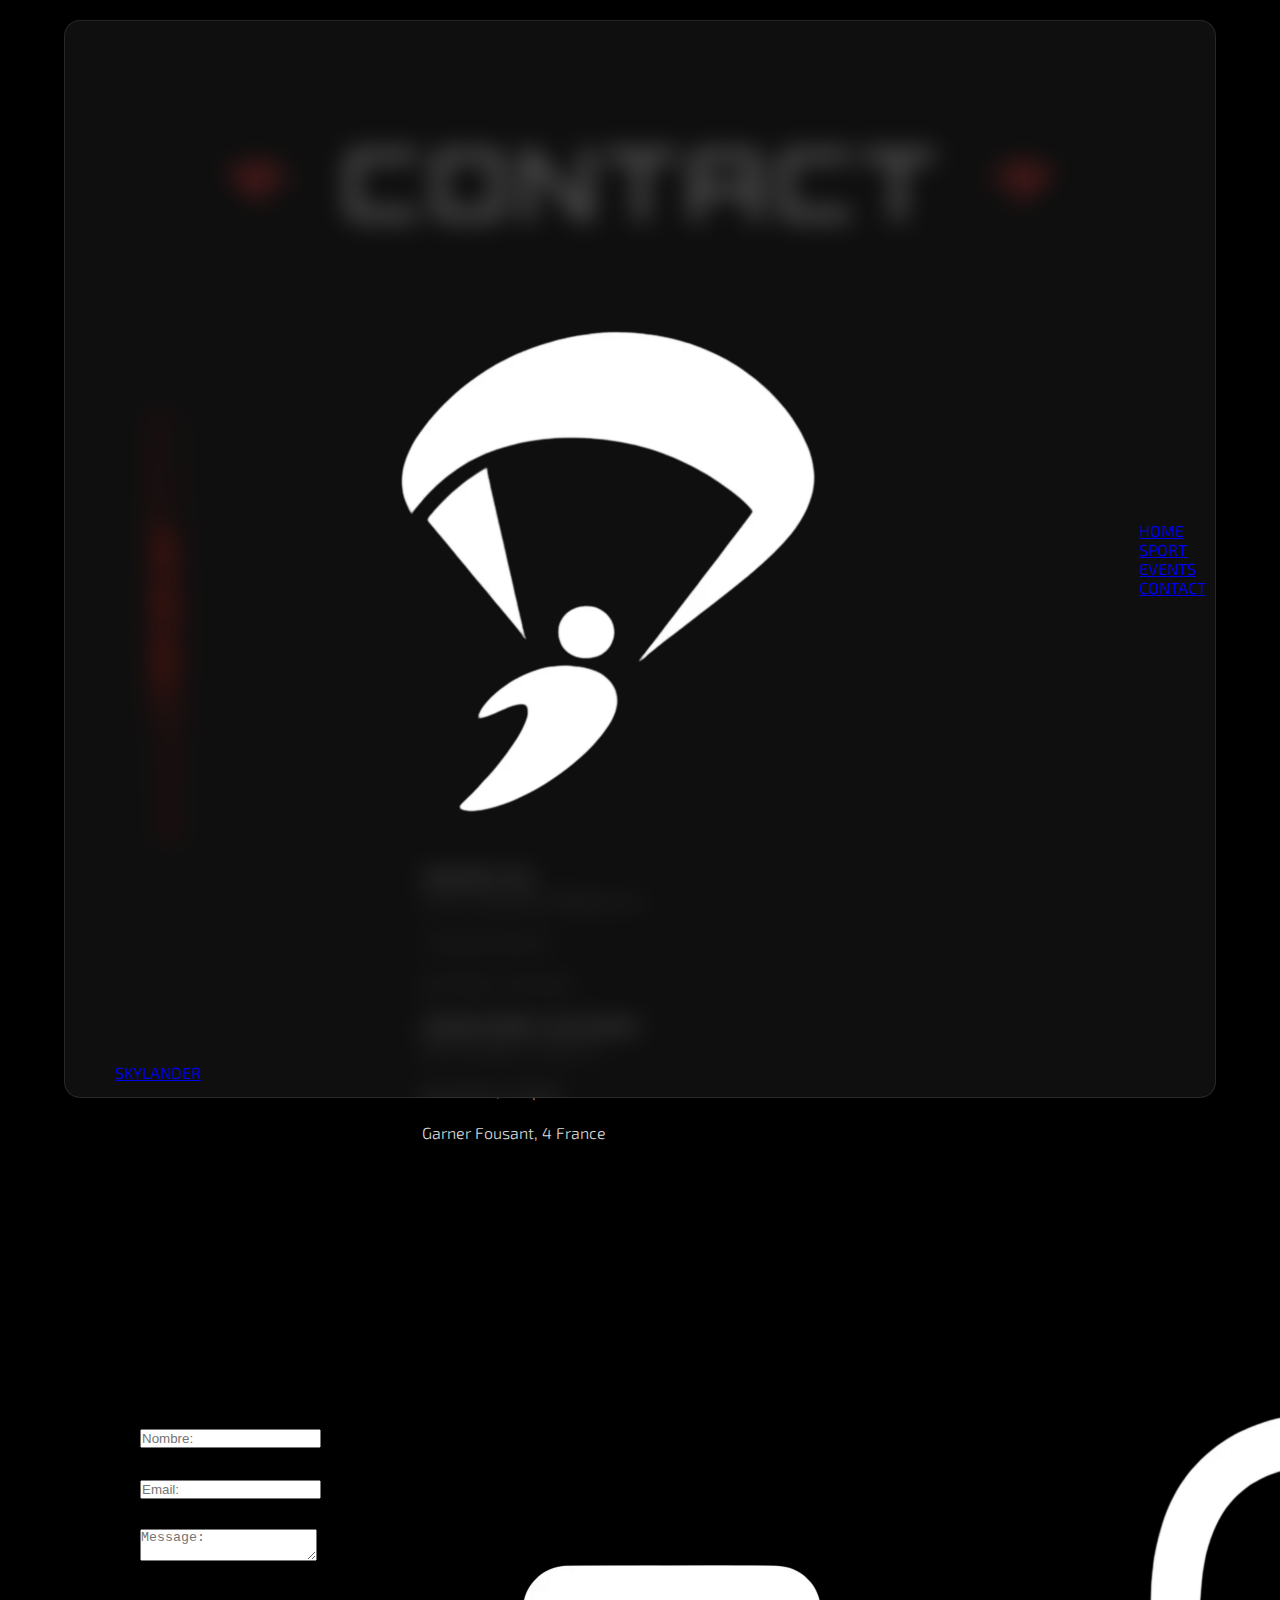
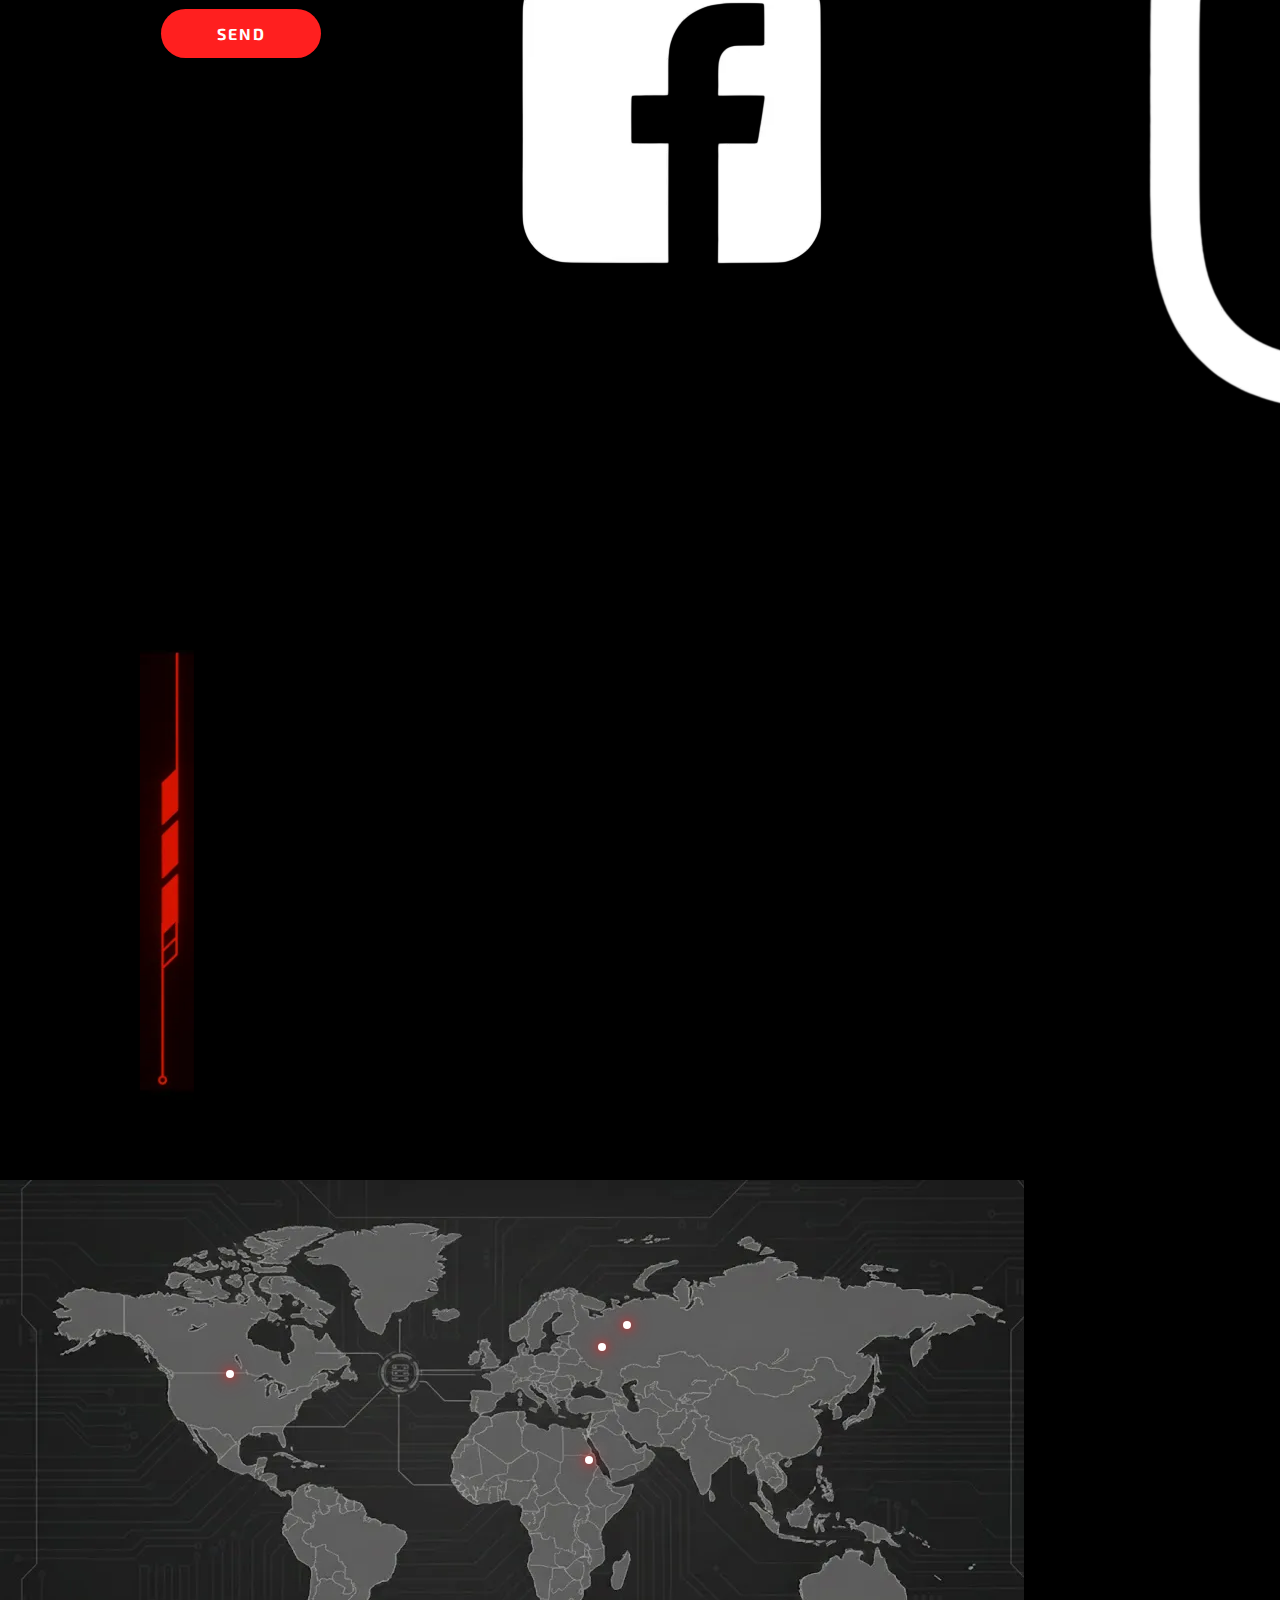
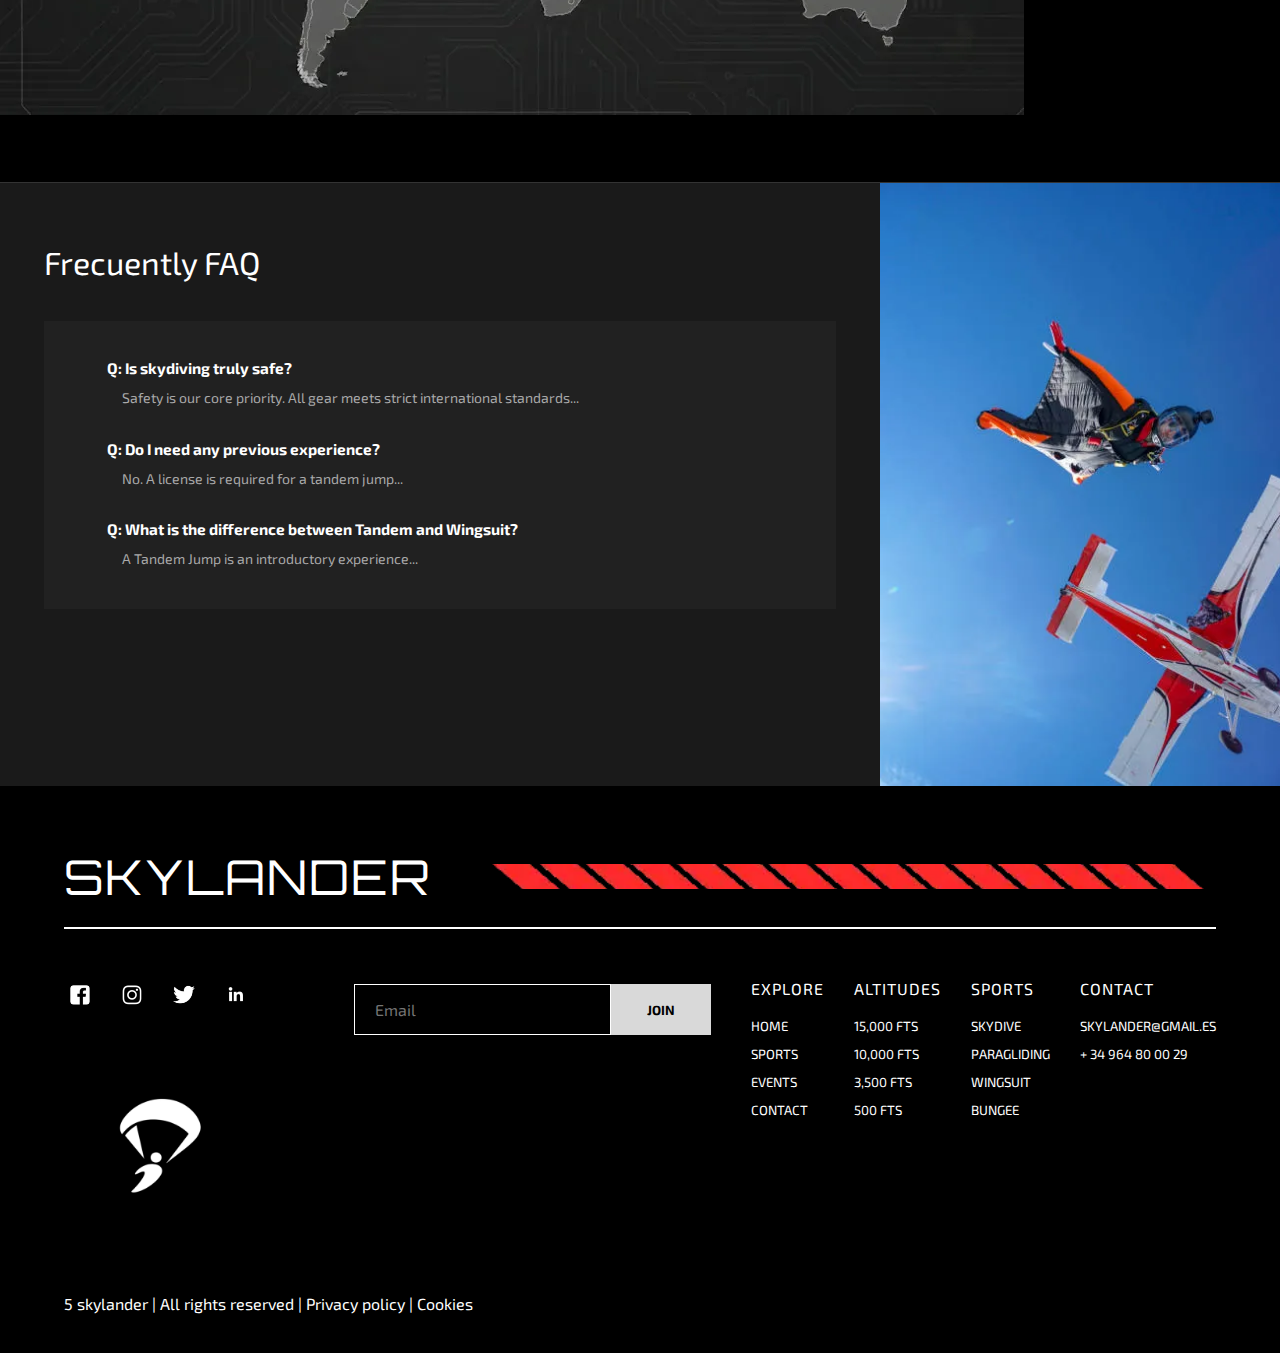
<file: contact.html>
<!DOCTYPE html>
<html lang="es">

<head>
  <meta charset="UTF-8">
  <meta name="viewport" content="width=device-width, initial-scale=1.0">
  <title>Skylander Contact</title>
  <link rel="stylesheet" href="styles.css">

  <link rel="preconnect" href="https://fonts.googleapis.com">
  <link rel="preconnect" href="https://fonts.gstatic.com" crossorigin>
  <link
    href="https://fonts.googleapis.com/css2?family=Exo+2:ital,wght@0,100..900;1,100..900&family=Orbitron:wght@400;700;900&display=swap"
    rel="stylesheet">
</head>

<body class="contact-page">

  <header>
    <nav class="site-nav">
      <a href="index.html" class="site-nav__brand">
        <img src="assets/img/logoblanco_7_11zon.webp" alt="Logo" class="site-nav__logo" />
        <div class="brand-text">
          <span class="site-nav__word">SKYLANDER</span>
        </div>
      </a>

      <div class="site-nav__menu desktop-only">
        <a href="index.html" class="nav-link ">HOME</a>
        <a href="sports.html" class="nav-link ">SPORT</a>
        <a href="events.html" class="nav-link">EVENTS</a>
        <a href="contact.html" class="nav-link btn-highlight">CONTACT</a>
      </div>

      <div class="navcollapse">
        <div id="nav-icon">
          <span></span><span></span><span></span>
          <span></span><span></span><span></span>
        </div>
      </div>
    </nav>

    <div class="menu_mobile">
      <ul class="menu_mobile_nav">
        <li class="item"><a href="index.html"><span>HOME</span></a></li>
        <li class="item"><a href="sports.html"><span>SPORTS</span></a></li>
        <li class="item"><a href="events.html"><span>EVENTS</span></a></li>
        <li class="item"><a href="contact.html"><span>CONTACT</span></a></li>
      </ul>
    </div>
  </header>

  <section class="contact-hero">
    <div class="hero-wrapper">
      <img src="assets/img/varevents_32_11zon.webp" alt="Decoration Left" class="hero-deco" />
      <h1 class="hero-title">CONTACT</h1>
      <img src="assets/img/varevents_32_11zon.webp" alt="Decoration Right" class="hero-deco deco-flip" />
    </div>
  </section>
  </section>



  <section class="contact-panel">
    <div class="contact-panel__inner">

      <img class="deco-bar deco-bar--left" src="assets/img/barchar.webp" alt="Decoration">

      <div class="contact-card">

        <form class="contact-form" action="#">
          <div class="field">
            <input type="text" class="field__input" placeholder="Nombre:">
          </div>
          <div class="field">
            <input type="email" class="field__input" placeholder="Email:">
          </div>
          <div class="field">
            <textarea class="field__textarea" placeholder="Message:"></textarea>
          </div>
          <button type="submit" class="btn-send">SEND</button>
        </form>

        <div class="contact-divider"></div>

        <div class="contact-info">
          <h3 class="contact-info__title">CONTACT US</h3>
          <p>Email: skylanderinfo@gmail.es</p>
          <p>+34 643 87 90 23</p>
          <p>San Paulo, 13 Guinea</p>

          <h3 class="contact-info__subtitle">KNOW MORE LOCATIONS</h3>
          <ul>
            <li>Saint George, Luisiana 15</li>
            <li>San Anton, 12 Spain</li>
            <li>Garner Fousant, 4 France</li>
          </ul>

          <div class="social">
            <a href="#" class="social__link" aria-label="Facebook">
              <img src="assets/img/FacebookBlanco.webp" alt="Facebook">
            </a>

            <a href="#" class="social__link" aria-label="Instagram">
              <img src="assets/img/instaBlanco_3_11zon.webp" alt="Instagram">
            </a>

            <a href="#" class="social__link" aria-label="LinkedIn">
              <img src="assets/img/linkedin_4_11zon.webp" alt="LinkedIn">
            </a>

            <a href="#" class="social__link" aria-label="X">
              <img src="assets/img/xblanco_34_11zon.webp" alt="X">
            </a>
          </div>
        </div>

      </div>

      <img class="deco-bar deco-bar--right" src="assets/img/barchar.webp" alt="Decoration">

    </div>
  </section>
  <section class="map-section">
    <img src="assets/img/mapa_8_11zon.webp" alt="Skylander Global Map" class="map-bg">

    <div class="map-pin" style="top: 36%; left: 18%;">
      <div class="pin-dot"></div>
      <div class="pin-pulse"></div>
      <div class="pin-tooltip">
        <strong>USA</strong><br>Saint George, LA
      </div>
    </div>

    <div class="map-pin" style="top: 31%; left: 47%;">
      <div class="pin-dot"></div>
      <div class="pin-pulse"></div>
      <div class="pin-tooltip">
        <strong>ESPAÑA</strong><br>San Anton
      </div>
    </div>

    <div class="map-pin" style="top: 27%; left: 49%;">
      <div class="pin-dot"></div>
      <div class="pin-pulse"></div>
      <div class="pin-tooltip">
        <strong>FRANCIA</strong><br>Garner Fousant
      </div>
    </div>

    <div class="map-pin" style="top: 52%; left: 46%;">
      <div class="pin-dot"></div>
      <div class="pin-pulse"></div>
      <div class="pin-tooltip">
        <strong>GUINEA</strong><br>San Paulo
      </div>
    </div>
  </section>

  <section class="faq-section">
    <div class="faq-inner">
      <div class="faq-left">
        <h2 class="faq-title">Frecuently FAQ</h2>

        <div class="faq-box">
          <div class="faq-item">
            <div class="faq-q">
              <span class="q-dot"></span> Q: Is skydiving truly safe?
            </div>
            <div class="faq-a">
              <span class="a-dot"></span> Safety is our core priority. All gear meets strict international standards...
            </div>
          </div>

          <div class="faq-item">
            <div class="faq-q">
              <span class="q-dot"></span> Q: Do I need any previous experience?
            </div>
            <div class="faq-a">
              <span class="a-dot"></span> No. A license is required for a tandem jump...
            </div>
          </div>

          <div class="faq-item">
            <div class="faq-q">
              <span class="q-dot"></span> Q: What is the difference between Tandem and Wingsuit?
            </div>
            <div class="faq-a">
              <span class="a-dot"></span> A Tandem Jump is an introductory experience...
            </div>
          </div>
        </div>
      </div>

      <div class="faq-right">
        <img class="faq-image" src="assets/img/FAQ_71_11zon.webp" alt="Skydivers" />
      </div>
    </div>
  </section>

  <footer class="site-footer">

    <div class="footer-top">
      <h2 class="footer-brand">SKYLANDER</h2>
      <div class="footer-deco">
        <img src="assets/img/rebar-Photoroom_17_11zon.webp" alt="Decoration">
      </div>
    </div>

    <div class="footer-line"></div>

    <div class="footer-main">

      <div class="footer-left">
        <div class="footer-social">
          <a href="#"><img src="assets/img/FacebookBlanco.webp" alt="FB"></a>
          <a href="#"><img src="assets/img/instaBlanco_3_11zon.webp" alt="IG"></a>
          <a href="#"><img src="assets/img/xblanco_34_11zon.webp" alt="TW"></a>
          <a href="#"><img src="assets/img/linkedin_4_11zon.webp" alt="LI"></a>
        </div>

        <div class="footer-logo-container">
          <img src="assets/img/logoblanco_7_11zon.webp" alt="Logo Skylander" class="footer-logo">
        </div>
      </div>

      <div class="footer-center">
        <form class="newsletter-form">
          <input type="email" placeholder="Email">
          <button type="submit">JOIN</button>
        </form>
      </div>

      <div class="footer-links">
        <div class="link-col">
          <h4>EXPLORE</h4>
          <ul>
            <li><a href="index.html">HOME</a></li>
            <li><a href="sport.html">SPORTS</a></li>
            <li><a href="events.html">EVENTS</a></li>
            <li><a href="contact.html">CONTACT</a></li>
          </ul>
        </div>

        <div class="link-col">
          <h4>ALTITUDES</h4>
          <ul>
            <li>15,000 FTS</li>
            <li>10,000 FTS</li>
            <li>3,500 FTS</li>
            <li>500 FTS</li>
          </ul>
        </div>

        <div class="link-col">
          <h4>SPORTS</h4>
          <ul>
            <li>SKYDIVE</li>
            <li>PARAGLIDING</li>
            <li>WINGSUIT</li>
            <li>BUNGEE</li>
          </ul>
        </div>

        <div class="link-col">
          <h4>CONTACT</h4>
          <ul>
            <li class="lowercase">skylander@gmail.es</li>
            <li>+ 34 964 80 00 29</li>
          </ul>
        </div>
      </div>
    </div>5 skylander <span>|</span> All rights reserved <span>|</span> Privacy policy <span>|</span> Cookies</p>
    </div>

  </footer>
  <script src="script.js"></script>

</body>

</html>
</file>
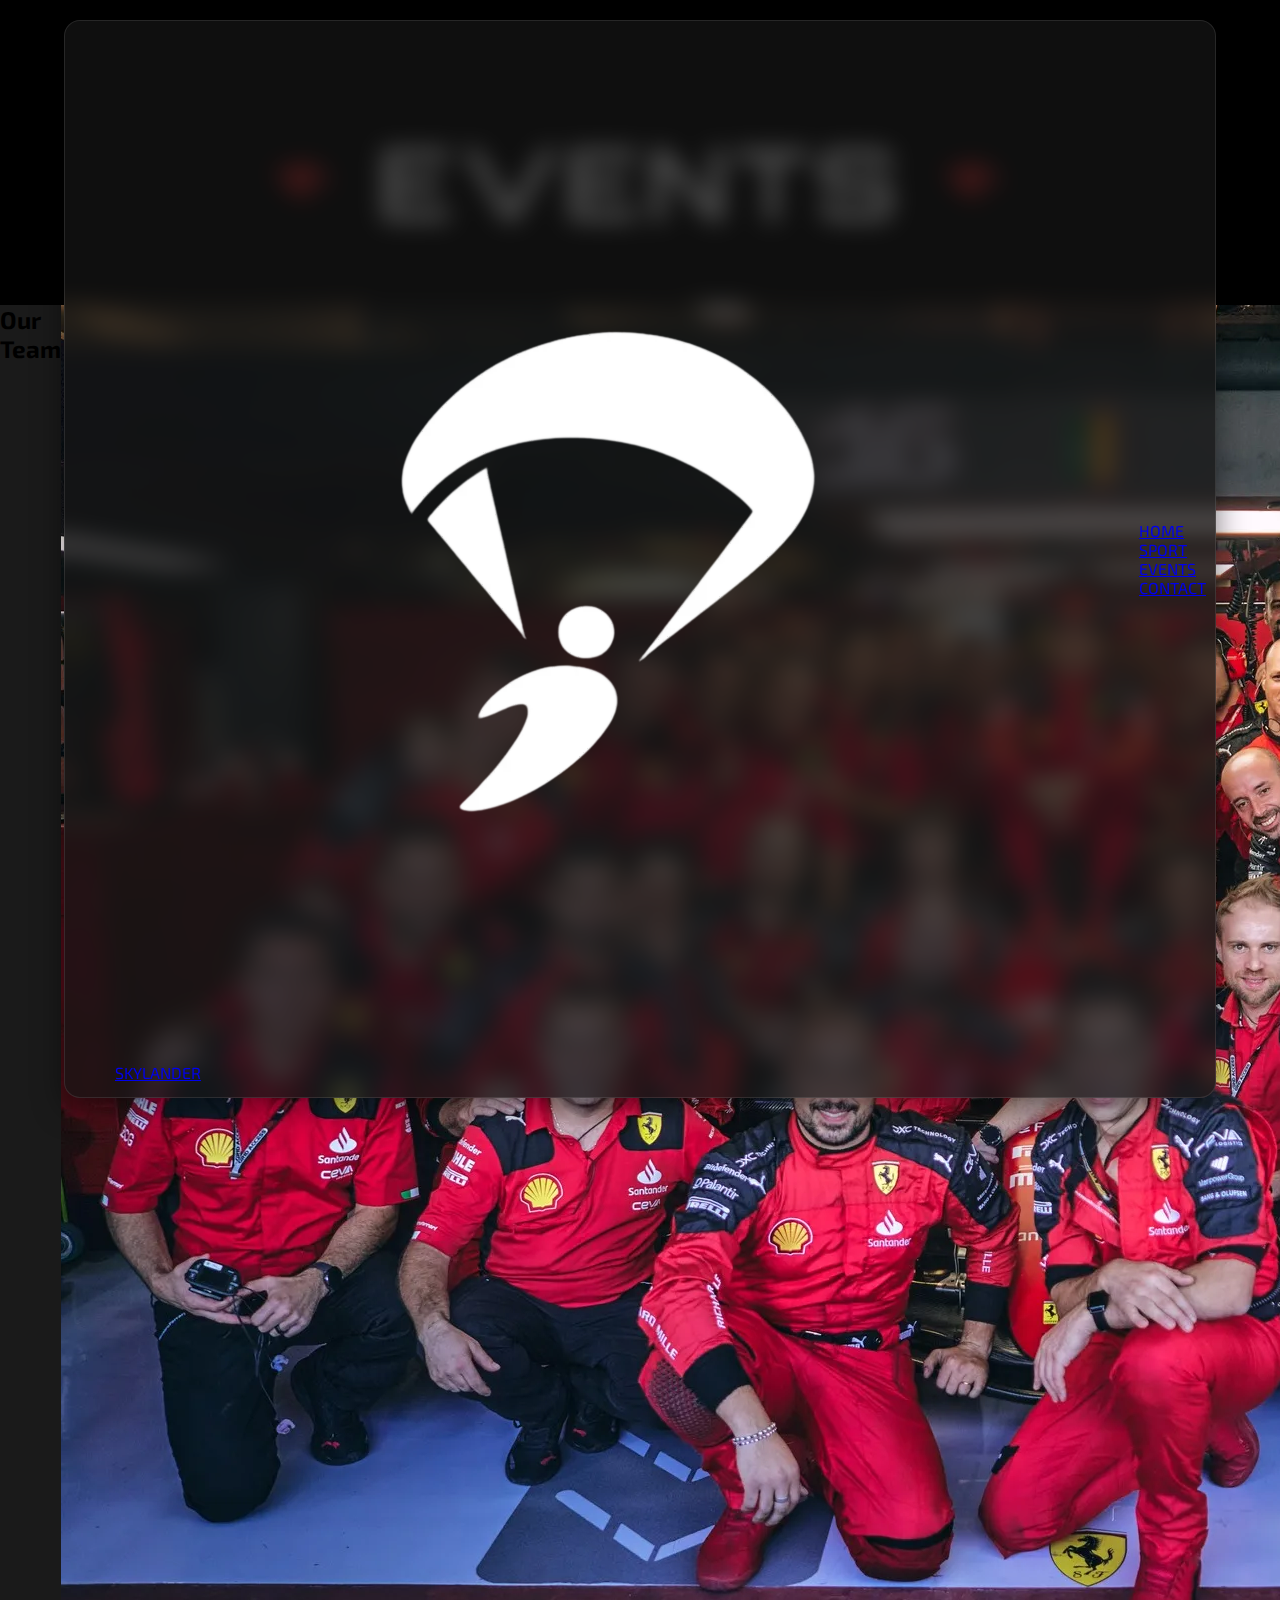
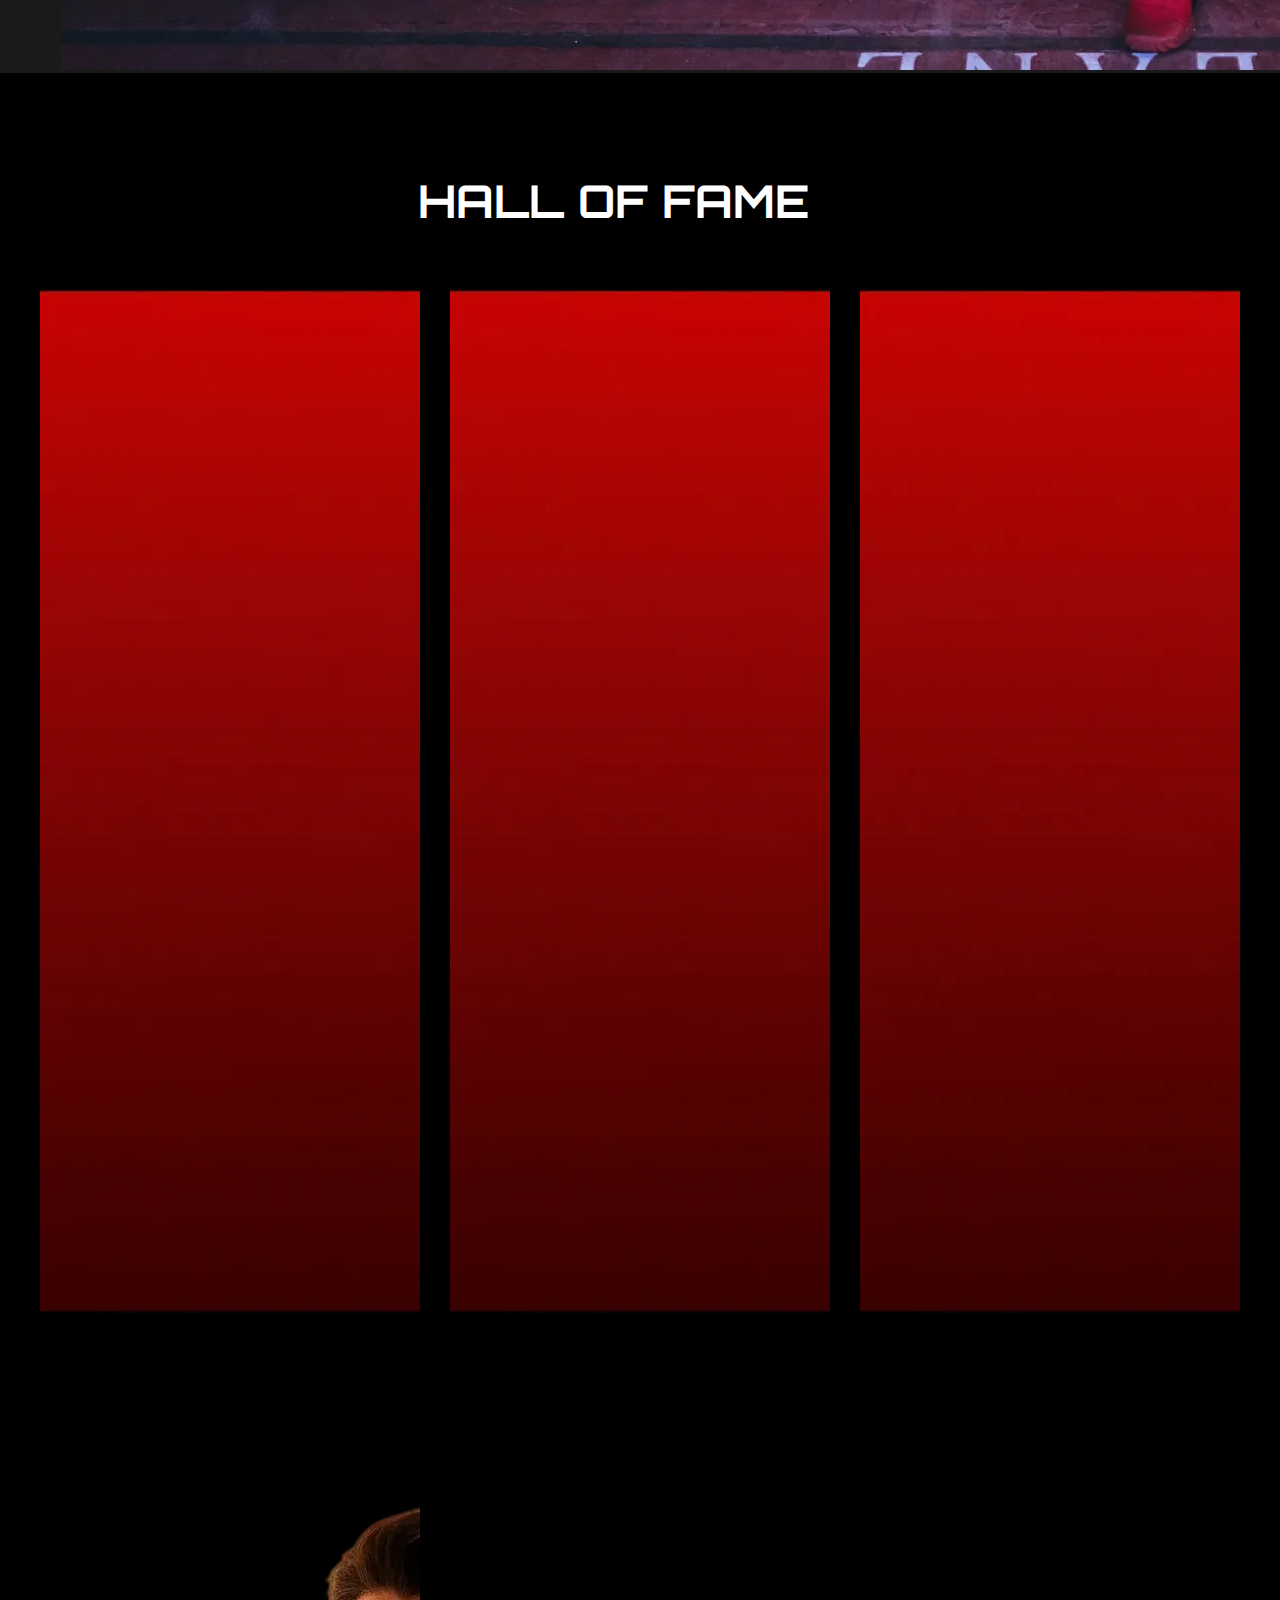
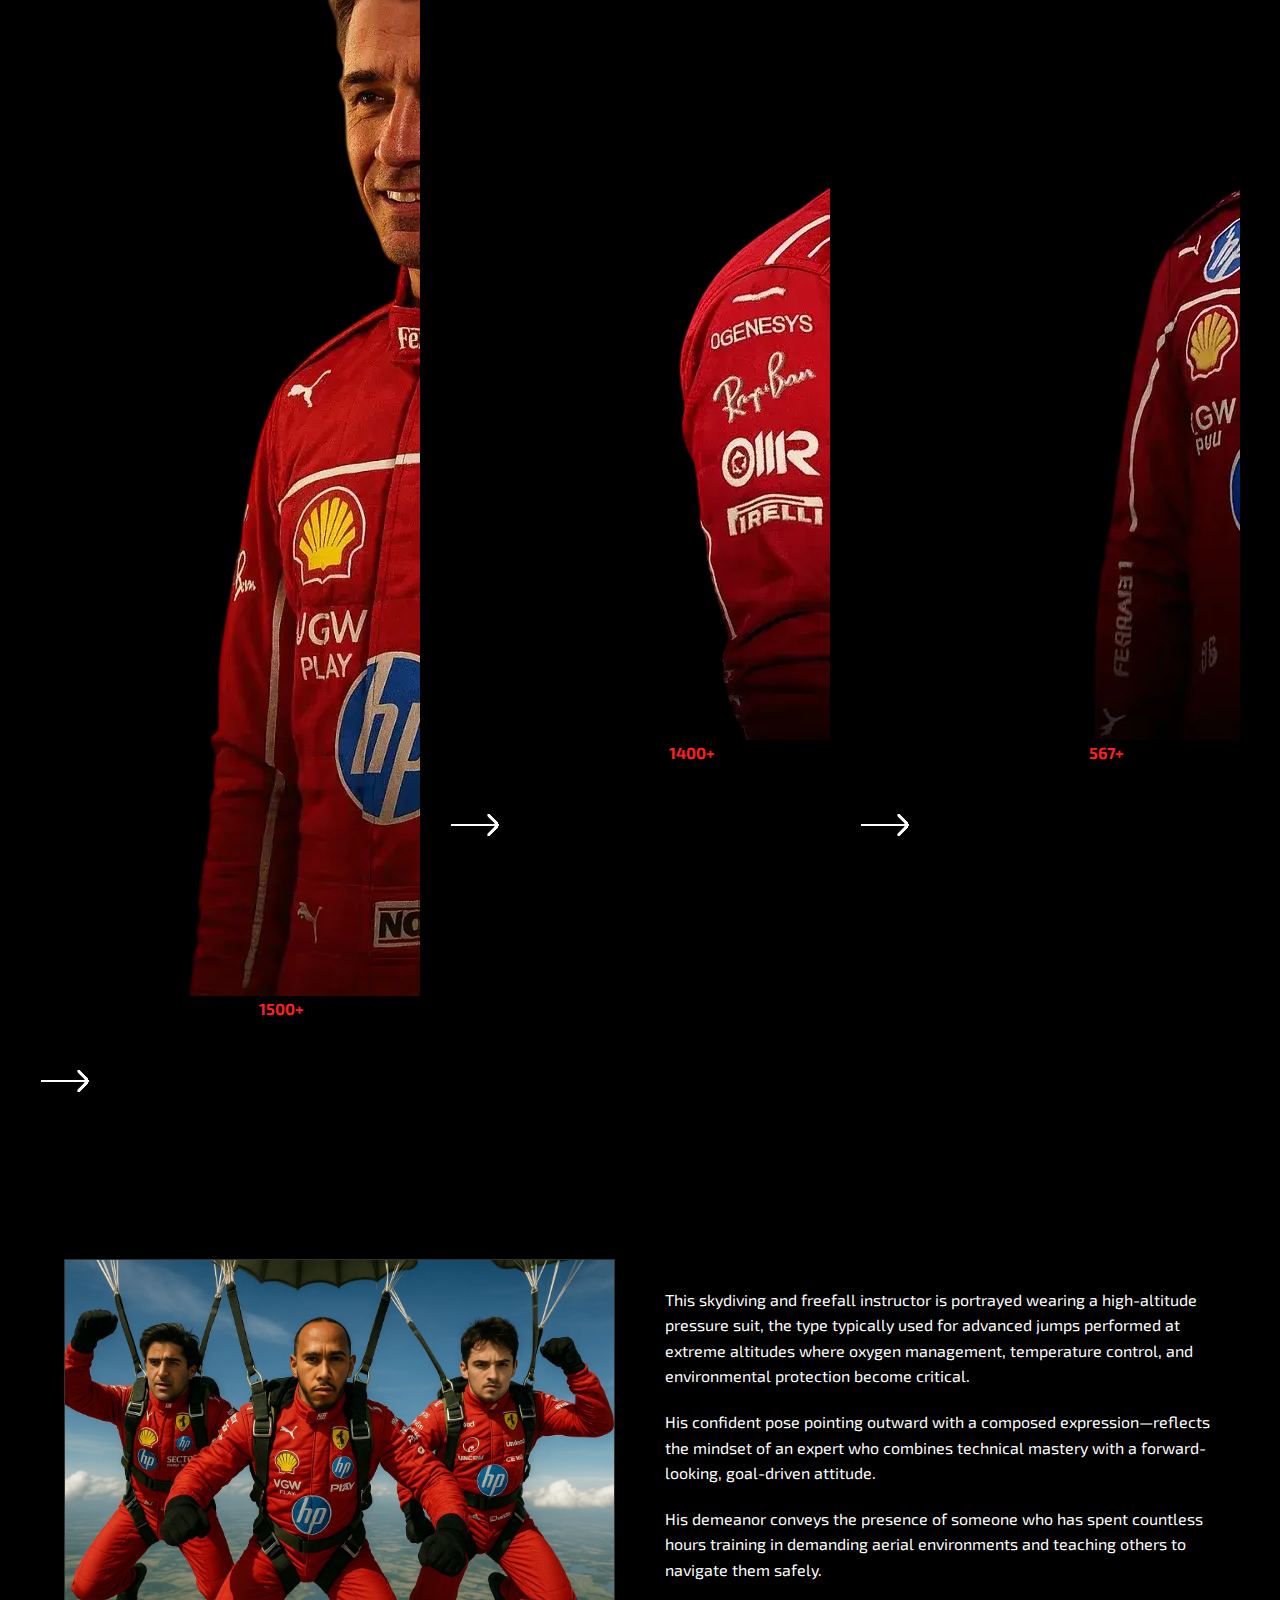
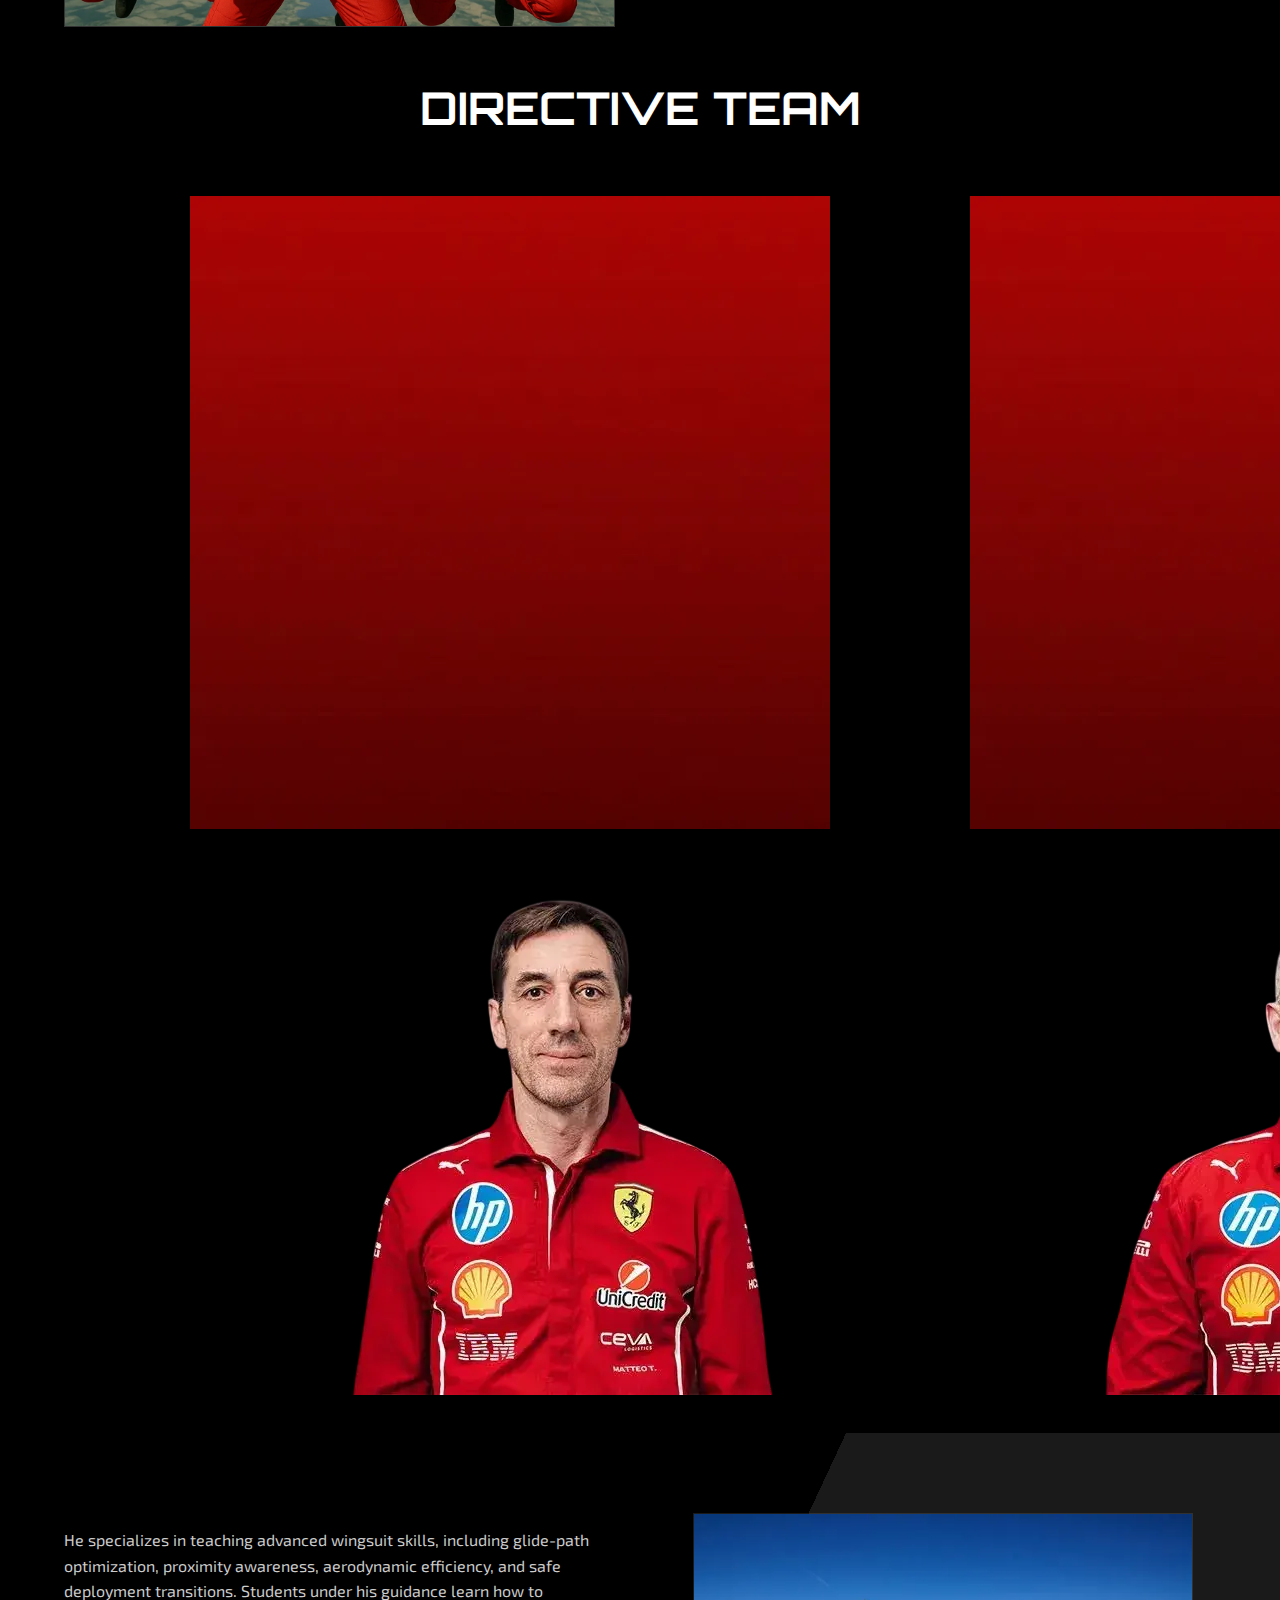
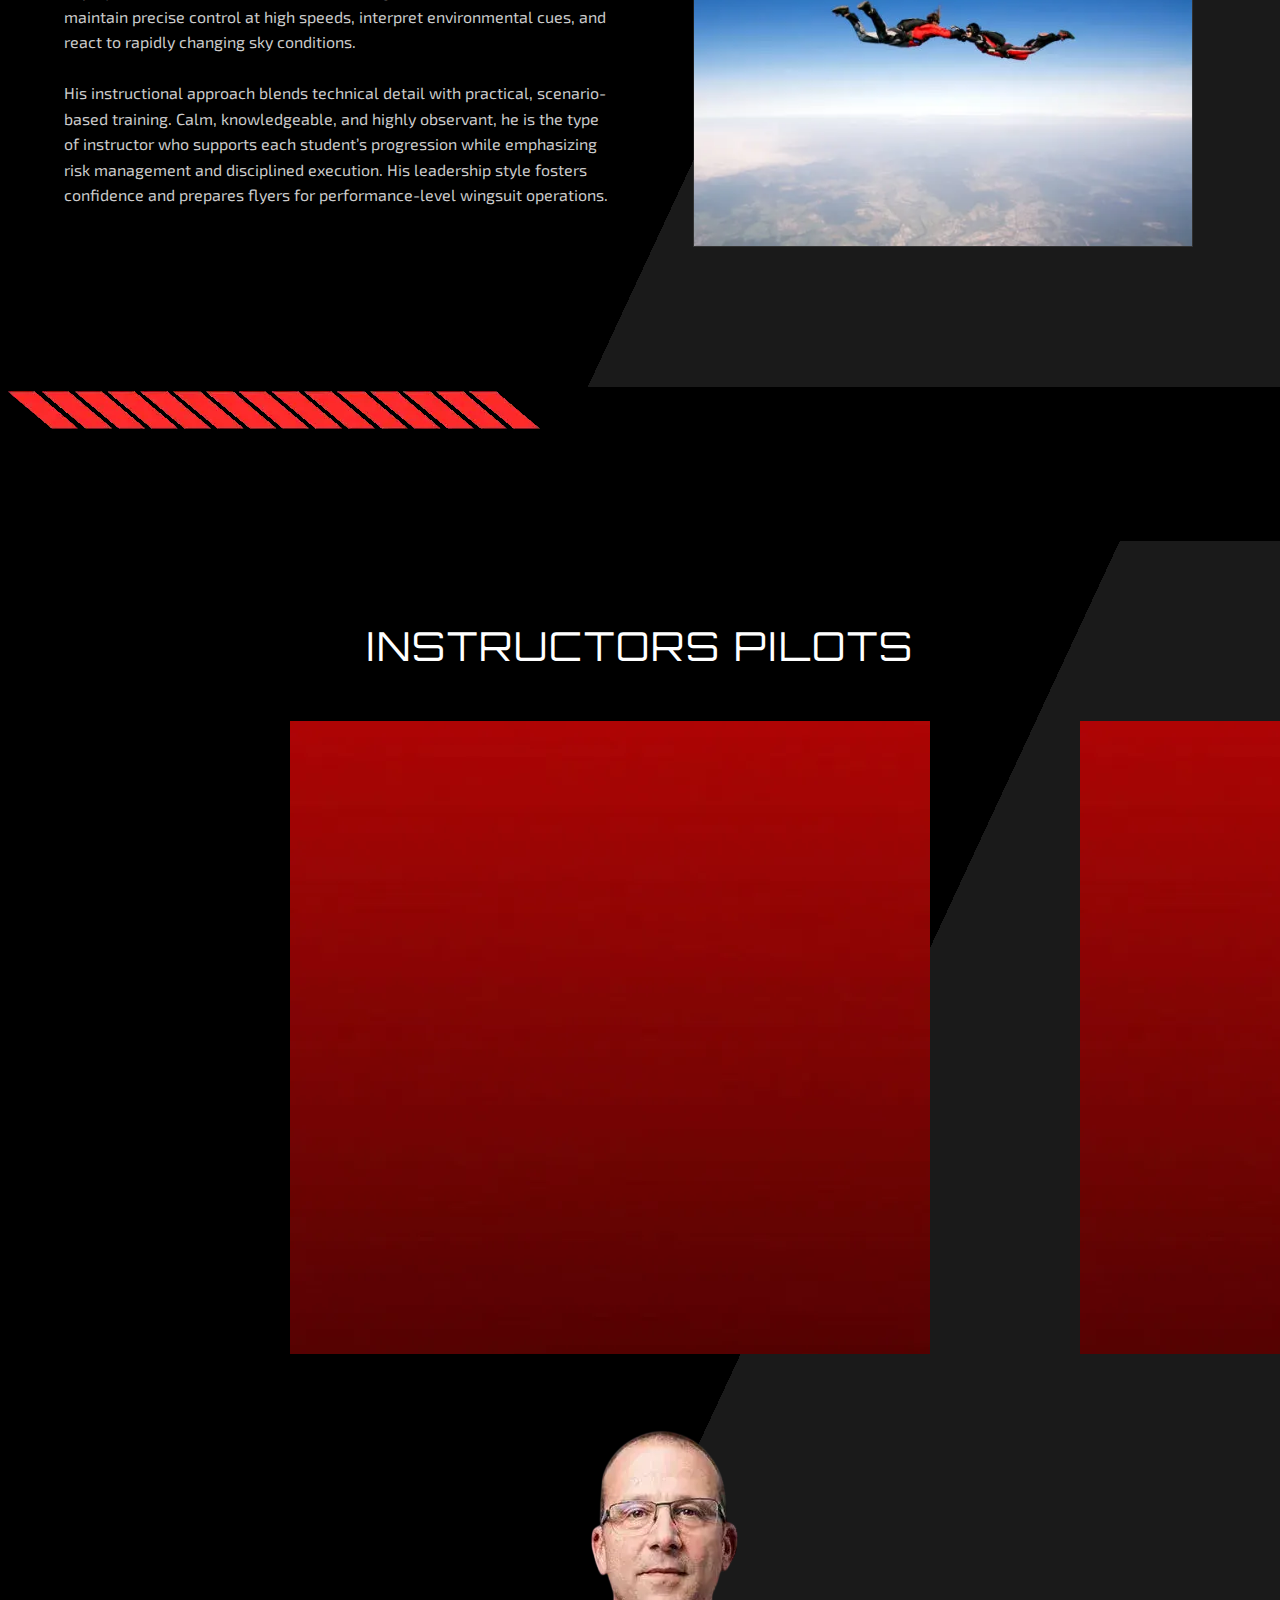
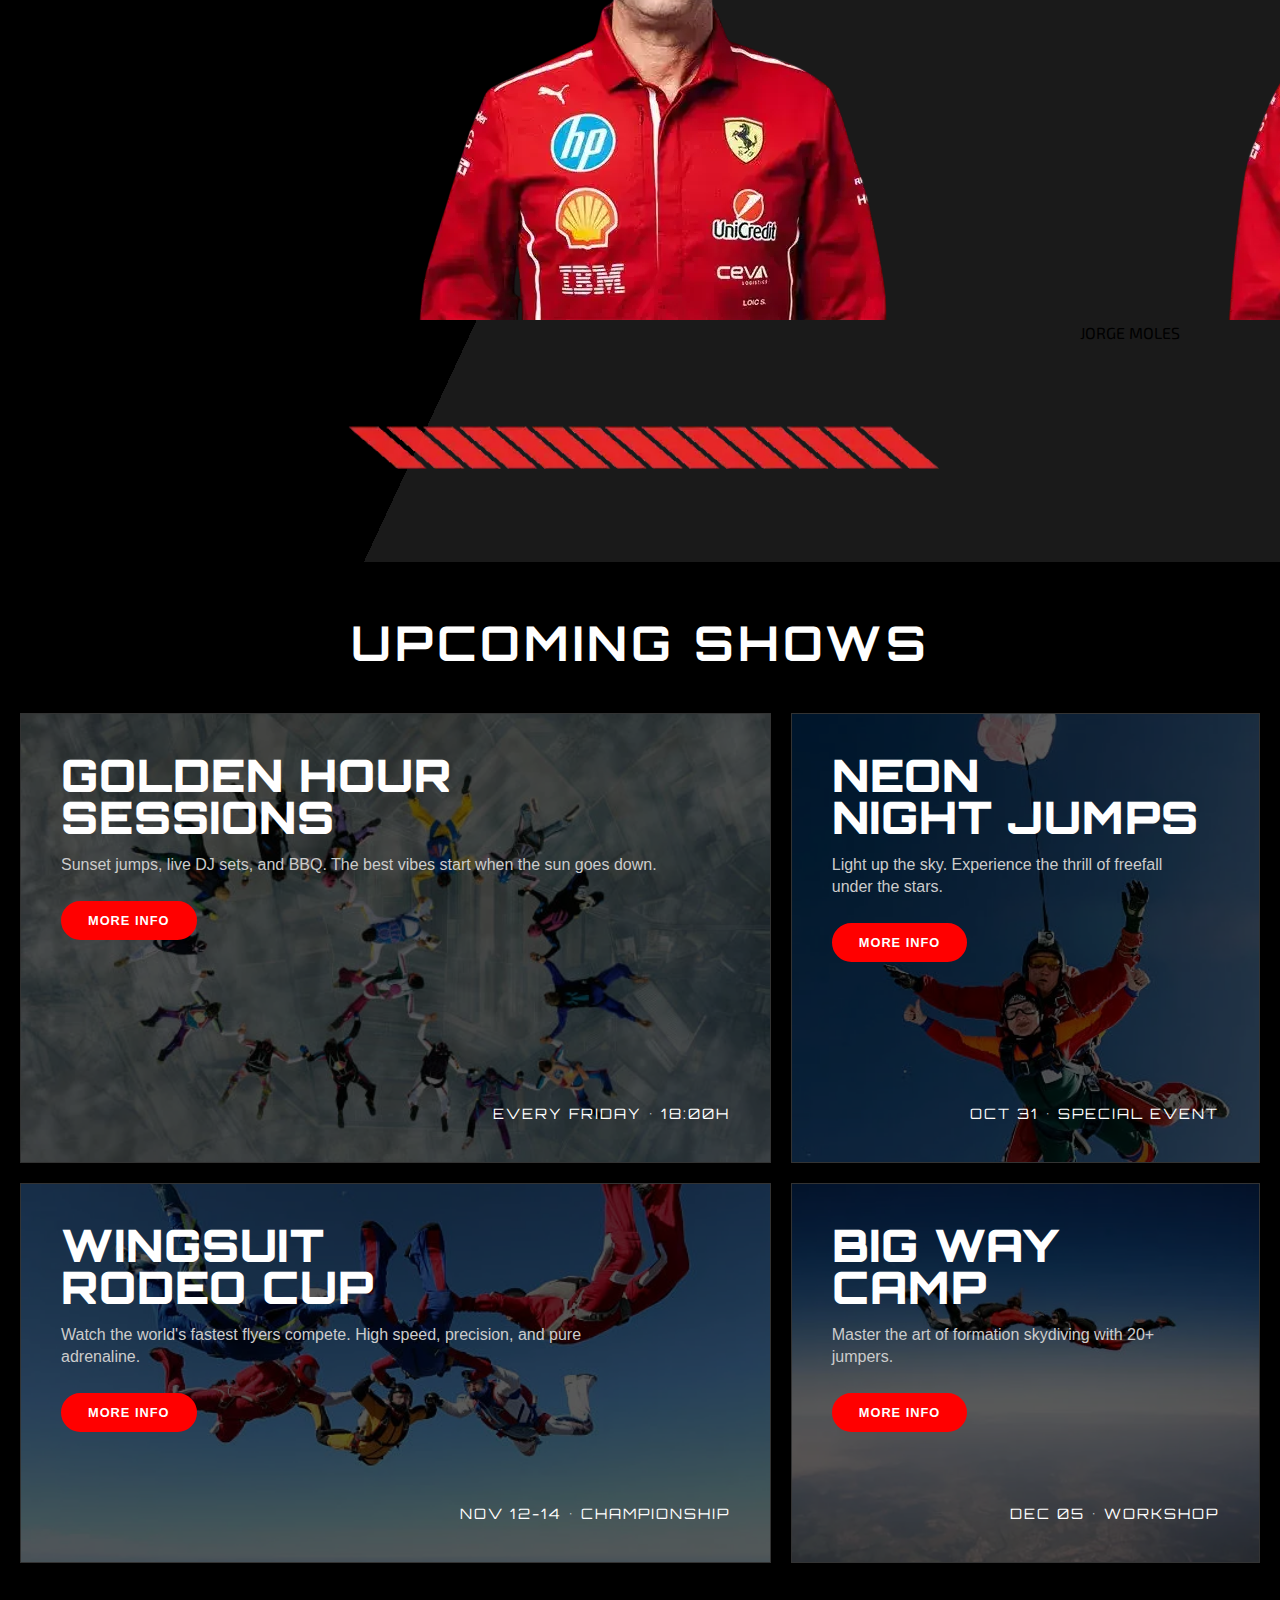
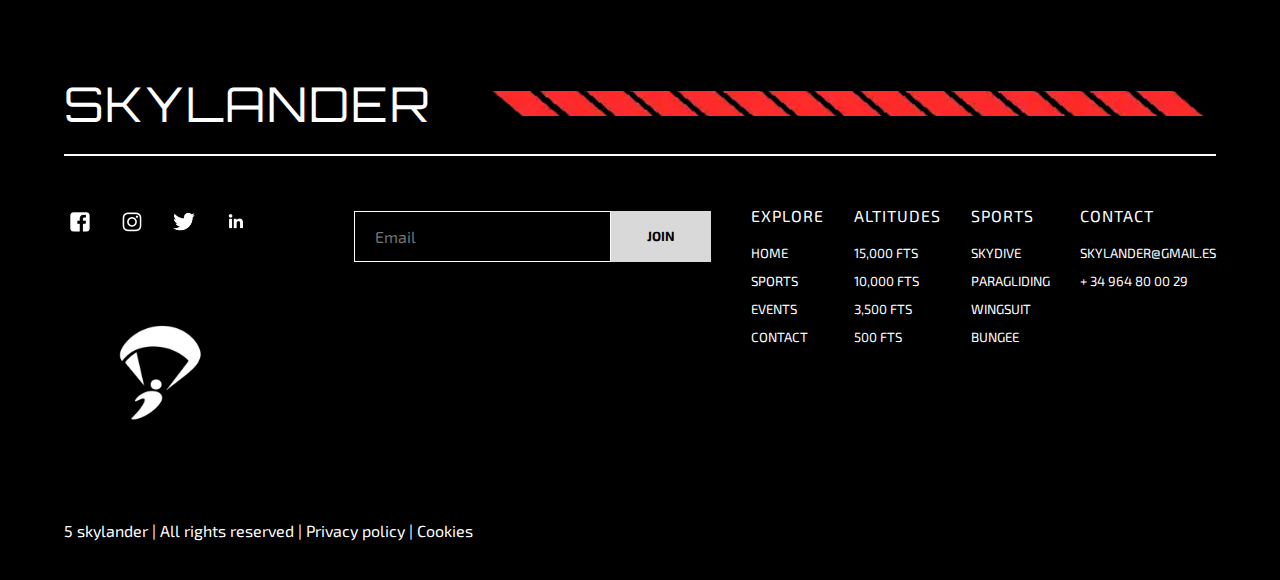
<file: events.html>
<!DOCTYPE html>
<html lang="es">

<head>
  <meta charset="UTF-8" />
  <meta name="viewport" content="width=device-width, initial-scale=1.0" />
  <title>Skylander | Events</title>
  <link rel="stylesheet" href="styles.css" />
  <link rel="preconnect" href="https://fonts.googleapis.com" />
  <link rel="preconnect" href="https://fonts.gstatic.com" crossorigin />
  <link
    href="https://fonts.googleapis.com/css2?family=Exo+2:wght@100..900&family=Orbitron:wght@400;700;900&display=swap"
    rel="stylesheet" />
</head>

<body class="events-page">
  <header>
    <nav class="site-nav">
      <a href="index.html" class="site-nav__brand">
        <img src="assets/img/logoblanco_7_11zon.webp" alt="Logo" class="site-nav__logo" />
        <div class="brand-text">
          <span class="site-nav__word">SKYLANDER</span>
        </div>
      </a>

      <div class="site-nav__menu desktop-only">
        <a href="index.html" class="nav-link ">HOME</a>
        <a href="sports.html" class="nav-link ">SPORT</a>
        <a href="events.html" class="nav-link btn-highlight">EVENTS</a>
        <a href="contact.html" class="nav-link ">CONTACT</a>
      </div>

      <div class="navcollapse">
        <div id="nav-icon">
          <span></span><span></span><span></span>
          <span></span><span></span><span></span>
        </div>
      </div>
    </nav>

    <div class="menu_mobile">
      <ul class="menu_mobile_nav">
        <li class="item"><a href="index.html"><span>HOME</span></a></li>
        <li class="item"><a href="sports.html"><span>SPORTS</span></a></li>
        <li class="item"><a href="events.html"><span>EVENTS</span></a></li>
        <li class="item"><a href="contact.html"><span>CONTACT</span></a></li>
      </ul>
    </div>
  </header>

  <section class="events-hero">
    <div class="hero-wrapper">
      <img src="assets/img/varevents_32_11zon.webp" alt="Decoration Left" class="hero-deco" />
      <h1 class="hero-title">EVENTS</h1>
      <img src="assets/img/varevents_32_11zon.webp" alt="Decoration Right" class="hero-deco deco-flip" />
    </div>
  </section>

  <section class="team-split">
    <div class="team-split__content">
      <h2 class="team-label">
        Our <br />
        Team
      </h2>
    </div>

    <div class="team-split__media">
      <img src="assets/img/fotoequipo_1_11zon.webp" alt="Skylander Skydiving Team in Action" class="team-photo" />
    </div>
  </section>

  <section class="hall-of-fame">

    <div class="hall-header">
      <h2 class="hall-title">
        HALL OF FAME <span class="title-dash"></span>
      </h2>
    </div>

    <div class="hall-cards">
      <div class="card">
        <div class="card__img-container">
          <img src="assets/img/degradado.webp" alt="Fondo" class="card__bg" />
          <img src="assets/img/1.webp" alt="Pilot" class="card__pilot" />
          
          <div class="card__info-overlay">
            <p class="info-text">
              Expert in high-altitude jumps. 
              <strong>1500+</strong> confirmed jumps.
              Specialist in aerodynamic efficiency.
            </p>
          </div>
        </div>

        <div class="card__footer">
          <span class="card__name">ALEIZ SANCHEZ</span>
          
          <div class="card__arrow">
            <img src="assets/img/flechaBlanca.webp" alt="Ir">
          </div>
        </div>
      </div>

      <div class="card">
        <div class="card__img-container">
          <img src="assets/img/degradado.webp" alt="Fondo" class="card__bg" />
          <img src="assets/img/2.webp" alt="Pilot" class="card__pilot" />
          
          <div class="card__info-overlay">
            <p class="info-text">
              Expert in high-altitude jumps. 
              <strong>1400+</strong> jumps.
              Specialist in expert pilot.
            </p>
          </div>
        </div>

        <div class="card__footer">
          <span class="card__name">ROBERTO GOMEZ</span>
          
          <div class="card__arrow">
            <img src="assets/img/flechaBlanca.webp" alt="Ir">
          </div>
        </div>
      </div>

     <div class="card">
        <div class="card__img-container">
          <img src="assets/img/degradado.webp" alt="Fondo" class="card__bg" />
          <img src="assets/img/3.webp" alt="Pilot" class="card__pilot" />
          
          <div class="card__info-overlay">
            <p class="info-text">
              Expert in high-altitude bungee. 
              <strong>567+</strong> confirmed jumps.
              Specialist in deep jump efficiency.
            </p>
          </div>
        </div>

        <div class="card__footer">
          <span class="card__name">JUAN ALBERTO</span>
          
          <div class="card__arrow">
            <img src="assets/img/flechaBlanca.webp" alt="Ir">
          </div>
        </div>
      </div>
    </div>

    <div class="hall-bio-section">
      <div class="bio-container">
        <div class="bio-image">
          <img src="assets/img/triple_29_11zon.webp" alt="Team Action" />
        </div>
        <div class="bio-text">
          <p>
            This skydiving and freefall instructor is portrayed wearing a
            high-altitude pressure suit, the type typically used for advanced
            jumps performed at extreme altitudes where oxygen management,
            temperature control, and environmental protection become critical.
          </p>
          <p>
            His confident pose pointing outward with a composed
            expression—reflects the mindset of an expert who combines
            technical mastery with a forward-looking, goal-driven attitude.
          </p>
          <p>
            His demeanor conveys the presence of someone who has spent
            countless hours training in demanding aerial environments and
            teaching others to navigate them safely.
          </p>
        </div>
      </div>
    </div>

  

    <div class="directive-header">
      <h2 class="hall-title">DIRECTIVE TEAM
      </h2>
    </div>

    <div class="directive-cards">
      <div class="card small-card">
        <div class="card__img-container">
          <img src="assets/img/degradadoperueño.webp" alt="Fondo" class="card__bg" />
          <img src="assets/img/4.webp" alt="David Bisbal" class="card__pilot" />
        </div>
        <div class="card__footer">
          <span class="card__name">DAVID BISBAL</span>
        </div>
      </div>

      <div class="card small-card">
        <div class="card__img-container">
          <img src="assets/img/degradadoperueño.webp" alt="Fondo" class="card__bg" />
          <img src="assets/img/5.webp" alt="Diego Perez" class="card__pilot" />
        </div>
        <div class="card__footer">
          <span class="card__name">DIEGO PEREZ</span>
        </div>
      </div>

      <div class="card small-card">
        <div class="card__img-container">
          <img src="assets/img/degradadoperueño.webp" alt="Fondo" class="card__bg" />
          <img src="assets/img/6.webp" alt="Sancho Perez" class="card__pilot" />
        </div>
        <div class="card__footer">
          <span class="card__name">SANCHO PEREZ</span>
        </div>
      </div>
    </div>
    <div class="instructors-section">
      <div class="instructors-container">
        <div class="instructors-text">
          <p>
            He specializes in teaching advanced wingsuit skills, including
            glide-path optimization, proximity awareness, aerodynamic
            efficiency, and safe deployment transitions. Students under
            his guidance learn how to maintain precise control at high
            speeds, interpret environmental cues, and react to rapidly
            changing sky conditions.
          </p>
          <p>
            His instructional approach blends technical detail with
            practical, scenario-based training. Calm, knowledgeable, and
            highly observant, he is the type of instructor who supports
            each student’s progression while emphasizing risk management
            and disciplined execution. His leadership style fosters
            confidence and prepares flyers for performance-level
            wingsuit operations.
          </p>
        </div>
        <div class="instructors-img">
          <img src="assets/img/volando_33_11zon.webp" alt="Wind Tunnel Training">
        </div>
      </div>
    </div>

    <div class="separator-block">
      <div class="separator-img">
        <img src="assets/img/rebar-Photoroom_17_11zon.webp" alt="Separador">
      </div>
    </div>


  </section>
  <section class="instructors-section">



    <div class="instructors-header">
      <h2 class="section-title">INSTRUCTORS PILOTS</h2>
    </div>

    <div class="instructors-cards">
      <div class="card small-card">
        <div class="card__img-container">
          <img src="assets/img/degradadoperueño.webp" alt="Fondo" class="card__bg">
          <img src="assets/img/7.webp" alt="Sebastian Yatra" class="card__pilot">
        </div>
        <div class="card__footer">
          <span class="card__name">SEBASTIAN YATRA</span>
        </div>
      </div>

      <div class="card small-card">
        <div class="card__img-container">
          <img src="assets/img/degradadoperueño.webp" alt="Fondo" class="card__bg">
          <img src="assets/img/8.webp" alt="Jorge Moles" class="card__pilot">
        </div>
        <div class="card__footer">
          <span class="card__name">JORGE MOLES</span>
        </div>
      </div>
    </div>

    <div class="separator-deco">
      <img src="assets/img/rebar-Photoroom_17_11zon.webp" alt="Separador">
    </div>

  </section>
  <section class="extreme-events">
    <h2 class="main-title">UPCOMING SHOWS</h2>

    <div class="bento-grid">

      <article class="card">
        <img src="assets\img\evento1.webp" alt="Golden Hour">
        <div class="overlay"></div>
        <div class="content">
          <div class="top-info">
            <h3>GOLDEN HOUR<br>SESSIONS</h3>
            <p>Sunset jumps, live DJ sets, and BBQ. The best vibes start when the sun goes down.</p>
            <a href="#" class="btn-action">More Info</a>
          </div>
          <div class="bottom-info">
            <span class="date">EVERY FRIDAY • 18:00h</span>
          </div>
        </div>
      </article>

      <article class="card">
        <img src="assets\img\evento2.webp" alt="Neon Night">
        <div class="overlay"></div>
        <div class="content">
          <div class="top-info">
            <h3>NEON<br>NIGHT JUMPS</h3>
            <p>Light up the sky. Experience the thrill of freefall under the stars.</p>
            <a href="#" class="btn-action">More Info</a>
          </div>
          <div class="bottom-info">
            <span class="date">OCT 31 • SPECIAL EVENT</span>
          </div>
        </div>
      </article>

      <article class="card">
        <img src="assets\img\evento3.webp" alt="Wingsuit Rodeo">
        <div class="overlay"></div>
        <div class="content">
          <div class="top-info">
            <h3>WINGSUIT<br>RODEO CUP</h3>
            <p>Watch the world's fastest flyers compete. High speed, precision, and pure adrenaline.</p>
            <a href="#" class="btn-action">More Info</a>
          </div>
          <div class="bottom-info">
            <span class="date">NOV 12-14 • CHAMPIONSHIP</span>
          </div>
        </div>
      </article>

      <article class="card">
        <img src="assets\img\evento4.webp" alt="Big Way Camp">
        <div class="overlay"></div>
        <div class="content">
          <div class="top-info">
            <h3>BIG WAY<br>CAMP</h3>
            <p>Master the art of formation skydiving with 20+ jumpers.</p>
            <a href="#" class="btn-action">More Info</a>
          </div>
          <div class="bottom-info">
            <span class="date">DEC 05 • WORKSHOP</span>
          </div>
        </div>
      </article>

    </div>
  </section>
  <footer class="site-footer">

    <div class="footer-top">
      <h2 class="footer-brand">SKYLANDER</h2>
      <div class="footer-deco">
        <img src="assets/img/rebar-Photoroom_17_11zon.webp" alt="Decoration">
      </div>
    </div>

    <div class="footer-line"></div>

    <div class="footer-main">

      <div class="footer-left">
        <div class="footer-social">
          <a href="#"><img src="assets/img/FacebookBlanco.webp" alt="FB"></a>
          <a href="#"><img src="assets/img/instaBlanco_3_11zon.webp" alt="IG"></a>
          <a href="#"><img src="assets/img/xblanco_34_11zon.webp" alt="TW"></a>
          <a href="#"><img src="assets/img/linkedin_4_11zon.webp" alt="LI"></a>
        </div>

        <div class="footer-logo-container">
          <img src="assets/img/logoblanco_7_11zon.webp" alt="Logo Skylander" class="footer-logo">
        </div>
      </div>

      <div class="footer-center">
        <form class="newsletter-form">
          <input type="email" placeholder="Email">
          <button type="submit">JOIN</button>
        </form>
      </div>

      <div class="footer-links">
        <div class="link-col">
          <h4>EXPLORE</h4>
          <ul>
            <li><a href="index.html">HOME</a></li>
            <li><a href="sport.html">SPORTS</a></li>
            <li><a href="events.html">EVENTS</a></li>
            <li><a href="contact.html">CONTACT</a></li>
          </ul>
        </div>

        <div class="link-col">
          <h4>ALTITUDES</h4>
          <ul>
            <li>15,000 FTS</li>
            <li>10,000 FTS</li>
            <li>3,500 FTS</li>
            <li>500 FTS</li>
          </ul>
        </div>

        <div class="link-col">
          <h4>SPORTS</h4>
          <ul>
            <li>SKYDIVE</li>
            <li>PARAGLIDING</li>
            <li>WINGSUIT</li>
            <li>BUNGEE</li>
          </ul>
        </div>

        <div class="link-col">
          <h4>CONTACT</h4>
          <ul>
            <li class="lowercase">skylander@gmail.es</li>
            <li>+ 34 964 80 00 29</li>
          </ul>
        </div>
      </div>
    </div>5 skylander <span>|</span> All rights reserved <span>|</span> Privacy policy <span>|</span> Cookies</p>
    </div>

  </footer>
  <script src="script.js"></script>
</body>

</html>
</file>
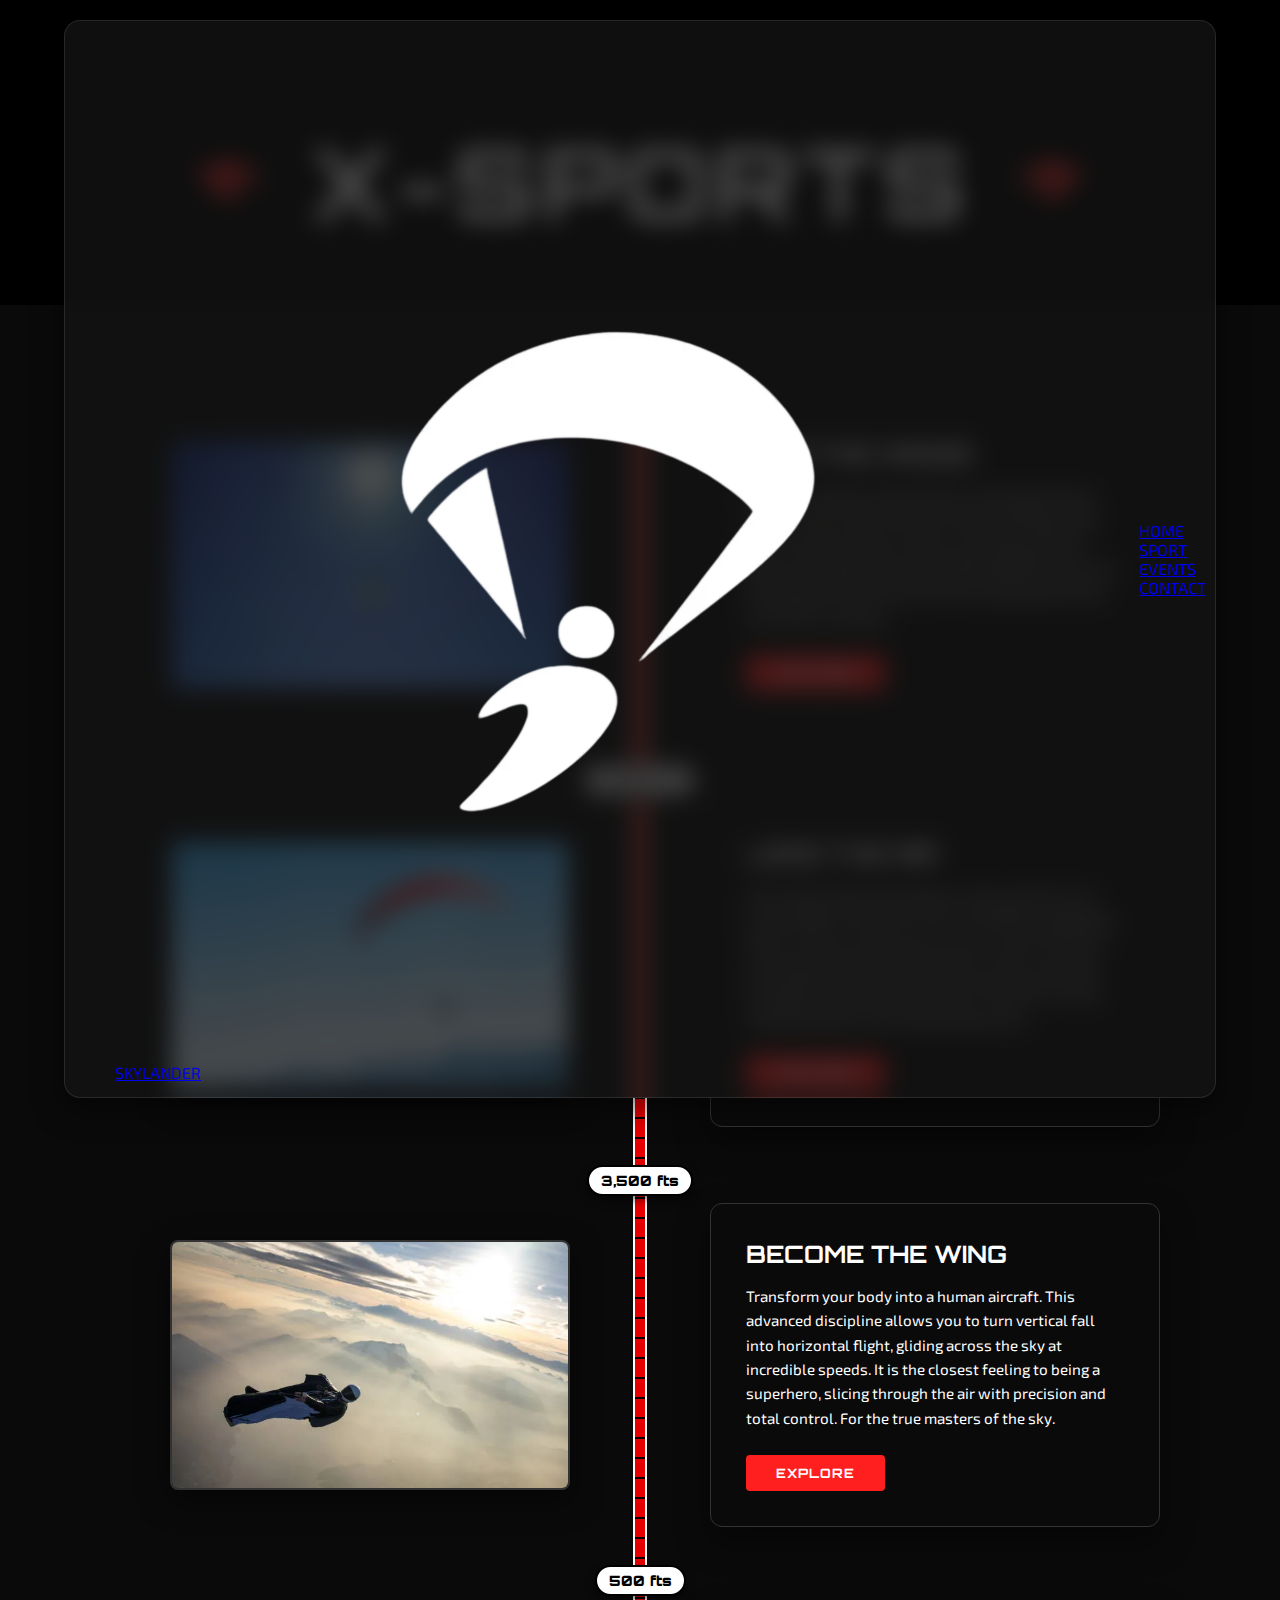
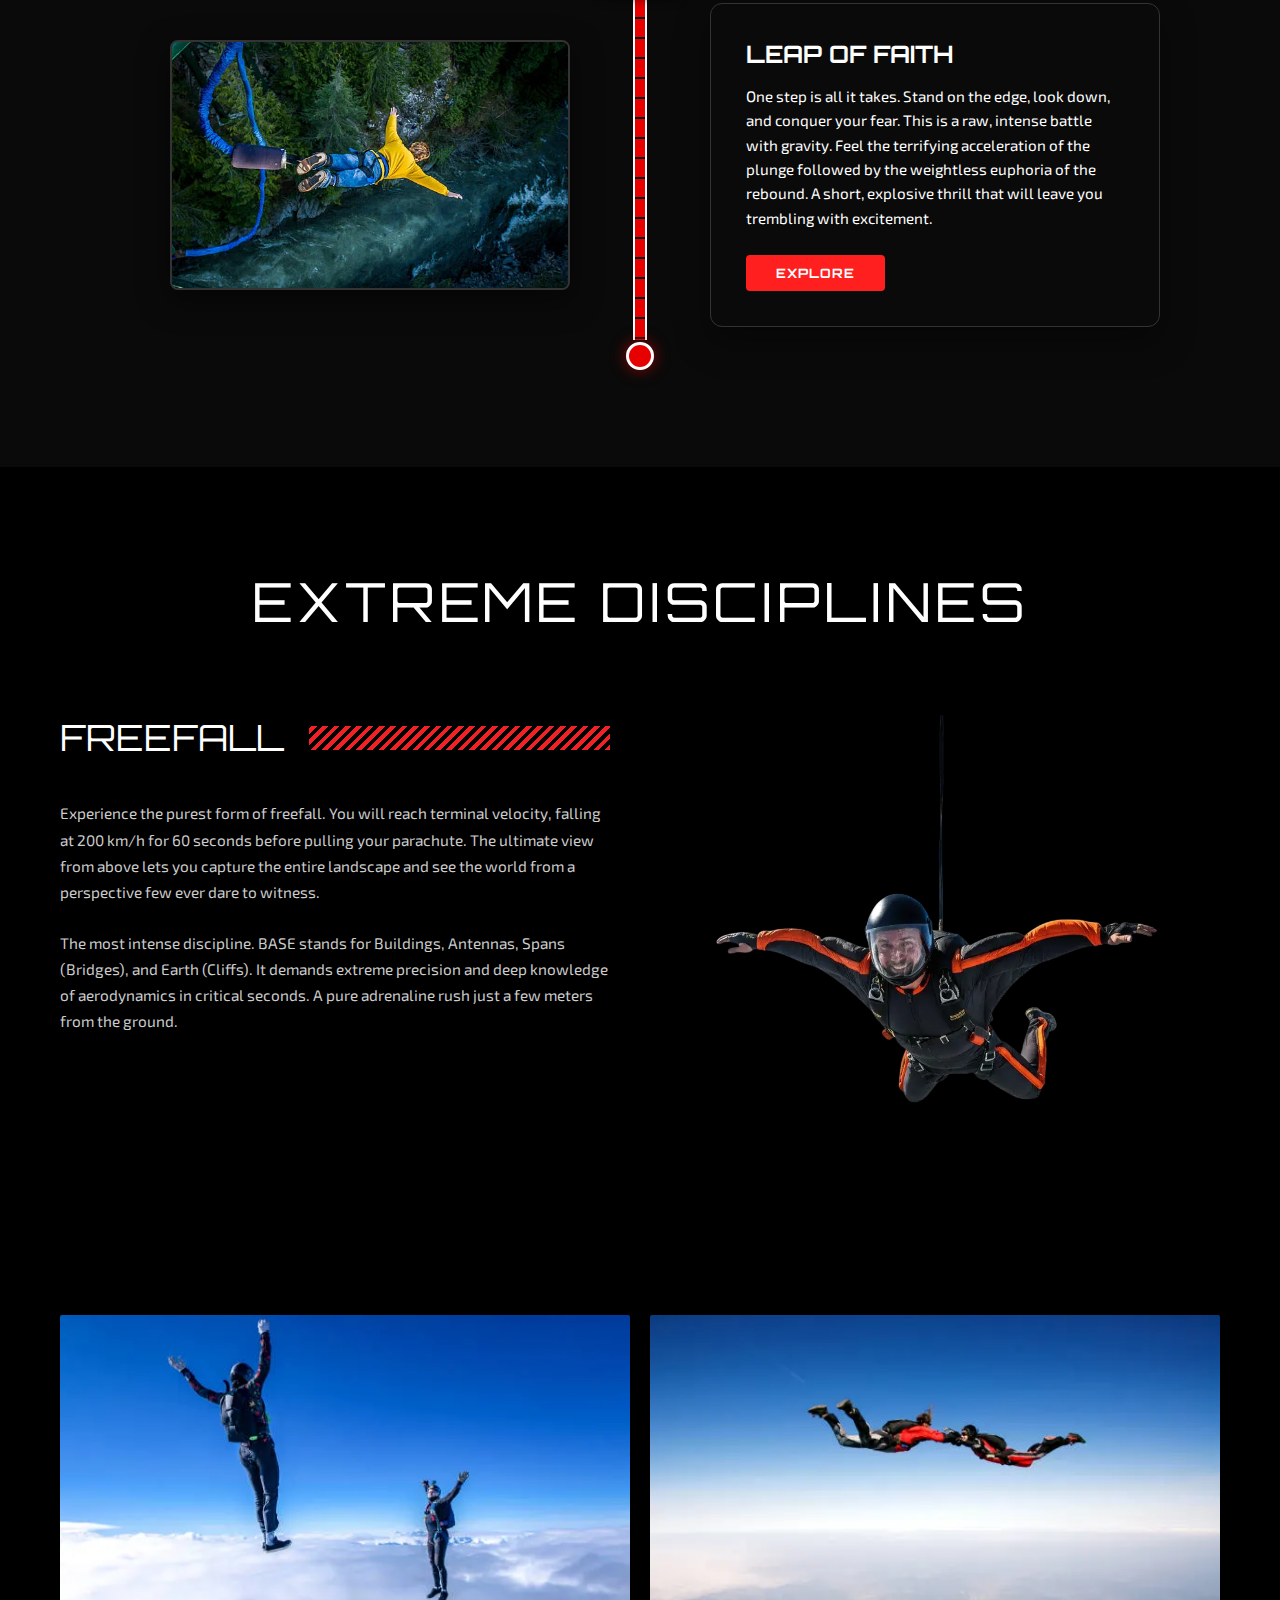
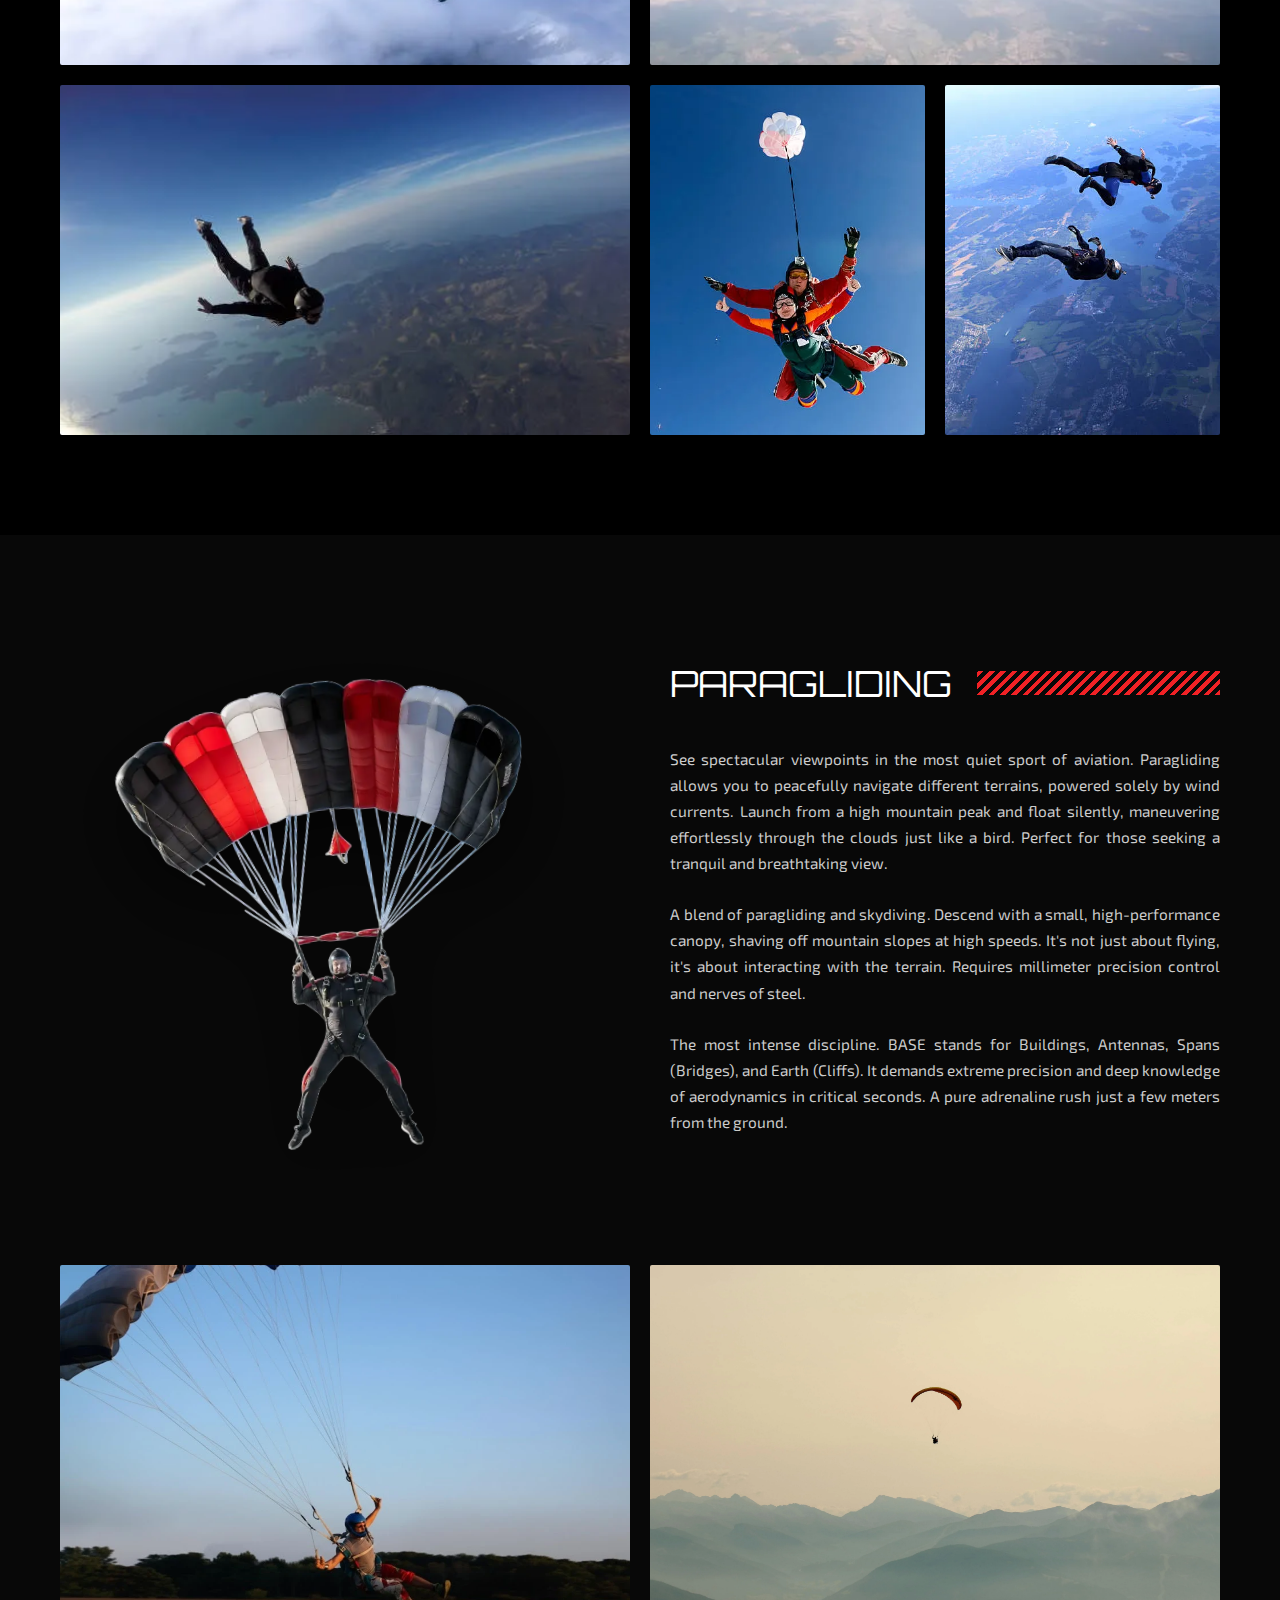
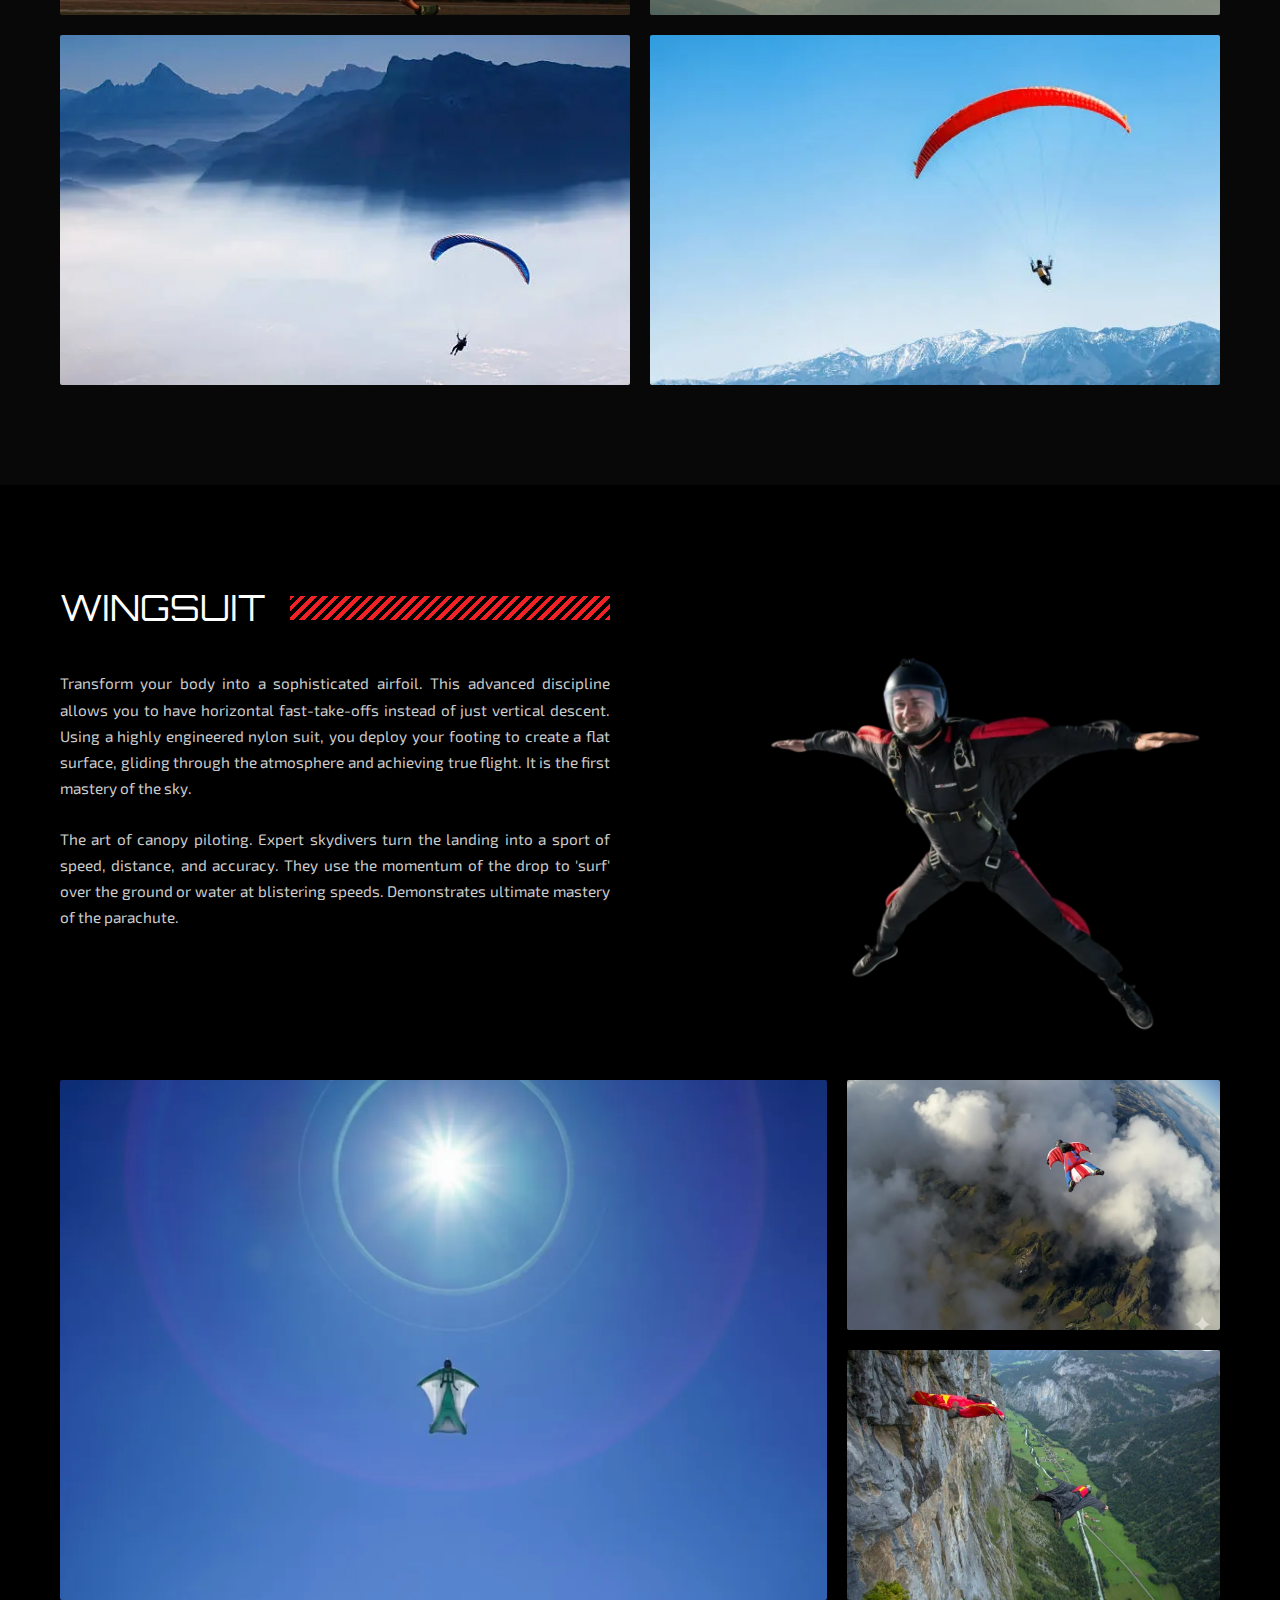
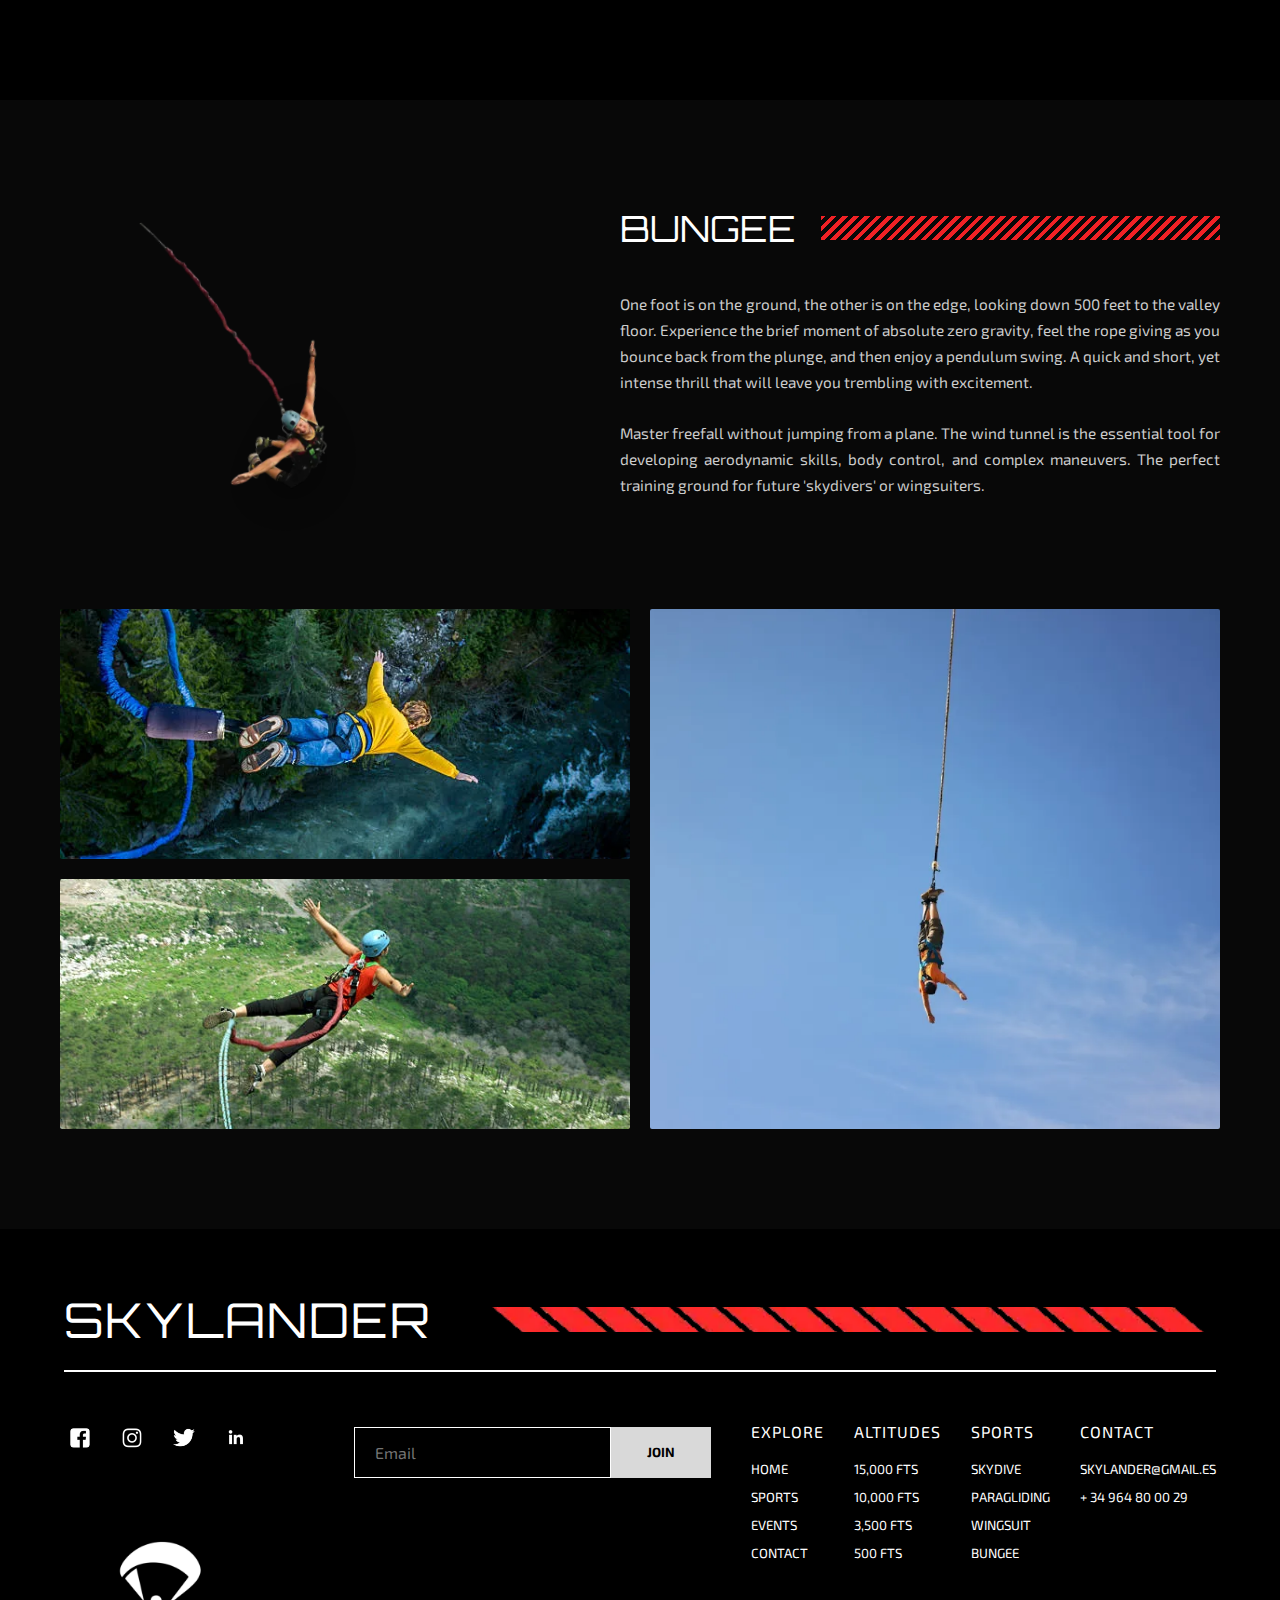
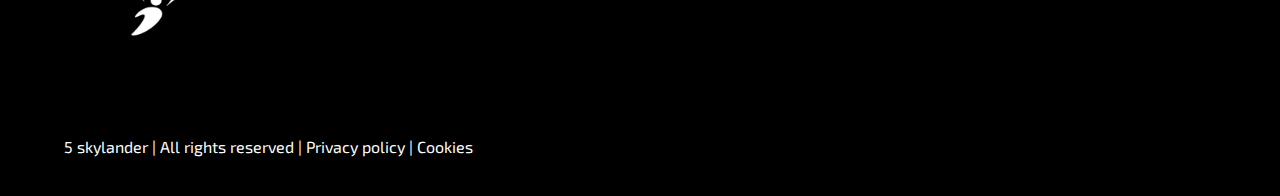
<file: sports.html>
<!DOCTYPE html>
<html lang="es">
  <head>
    <meta charset="UTF-8" />
    <meta name="viewport" content="width=device-width, initial-scale=1.0" />
    <title>Skylander | Events</title>
    <link rel="stylesheet" href="styles.css " />
    <link rel="preconnect" href="https://fonts.googleapis.com" />
    <link rel="preconnect" href="https://fonts.gstatic.com" crossorigin />
    <link
      href="https://fonts.googleapis.com/css2?family=Exo+2:wght@100..900&family=Orbitron:wght@400;700;900&display=swap"
      rel="stylesheet"
    />
  </head>
  <body class="sports-page">
    <header>
      <nav class="site-nav">
      <a href="index.html" class="site-nav__brand">
        <img src="assets/img/logoblanco_7_11zon.webp" alt="Logo" class="site-nav__logo" />
        <div class="brand-text">
          <span class="site-nav__word">SKYLANDER</span>
        </div>
      </a>

      <div class="site-nav__menu desktop-only">
        <a href="index.html" class="nav-link">HOME</a>
        <a href="sports.html" class="nav-link btn-highlight">SPORT</a>
        <a href="events.html" class="nav-link">EVENTS</a>
        <a href="contact.html" class="nav-link">CONTACT</a>
      </div>

      <div class="navcollapse">
        <div id="nav-icon">
          <span></span><span></span><span></span>
          <span></span><span></span><span></span>
        </div>
      </div>
    </nav>

    <div class="menu_mobile">
      <ul class="menu_mobile_nav">
        <li class="item"><a href="index.html"><span>HOME</span></a></li>
        <li class="item"><a href="sports.html"><span>SPORTS</span></a></li>
        <li class="item"><a href="events.html"><span>EVENTS</span></a></li>
        <li class="item"><a href="contact.html"><span>CONTACT</span></a></li>
      </ul>
    </div>
    </header>
    <section class="sports-hero">
    <div class="hero-wrapper">
      <img src="assets/img/varevents_32_11zon.webp" alt="Decoration Left" class="hero-deco" />
      <h1 class="hero-title">X-SPORTS</h1>
      <img src="assets/img/varevents_32_11zon.webp" alt="Decoration Right" class="hero-deco deco-flip" />
    </div>
  </section>

    <section class="extreme-timeline">
      

      <div class="timeline-container">
        <article class="timeline-item">
          <div class="media-content">
            <img src="assets/img/alas1.webp" alt="Skydiving" />
          </div>

          <div class="timeline-axis">
            <div class="altitude-badge">15,000 fts</div>
            <div class="axis-line"></div>
          </div>

          <div class="text-content">
            <div class="card-box">
              <h3>RIDE THE WINDS</h3>
              <p>
                Experience the pure adrenaline of jumping into the void. You will reach terminal velocity, falling at 200 km/h for 60 seconds of heart-pounding intensity before the parachute opens. Glide peacefully over the landscape and see the world from a perspective few ever dare to witness.
              </p>
              <a href="#" class="btn-explore">EXPLORE</a>
            </div>
          </div>
        </article>

        <article class="timeline-item">
          <div class="media-content">
            <img src="assets/img/alti2.webp" alt="Paragliding" />
          </div>

          <div class="timeline-axis">
            <div class="altitude-badge">10,000 fts</div>
            <div class="axis-line"></div>
          </div>

          <div class="text-content">
            <div class="card-box">
              <h3>LEAD THE AIR</h3>
              <p>
                Soar silently above the peaks in the purest form of human flight. Unlike the rush of a freefall, paragliding offers a serene, panoramic journey. Launch from the mountainside, catch the thermal currents, and float through the clouds just like a bird. Perfect for those seeking freedom and breathtaking views.
              </p>
              <a href="#" class="btn-explore">EXPLORE</a>
            </div>
          </div>
        </article>

        <article class="timeline-item">
          <div class="media-content">
            <img src="assets/img/alti3.webp" alt="Wingsuit" />
          </div>

          <div class="timeline-axis">
            <div class="altitude-badge">3,500 fts</div>
            <div class="axis-line"></div>
          </div>

          <div class="text-content">
            <div class="card-box">
              <h3>BECOME THE WING</h3>
              <p>
                Transform your body into a human aircraft. This advanced discipline allows you to turn vertical fall into horizontal flight, gliding across the sky at incredible speeds. It is the closest feeling to being a superhero, slicing through the air with precision and total control. For the true masters of the sky.
              </p>
              <a href="#" class="btn-explore">EXPLORE</a>
            </div>
          </div>
        </article>

        <article class="timeline-item">
          <div class="media-content">
            <img src="assets/img/alti4.webp" alt="Bungee" />
          </div>

          <div class="timeline-axis">
            <div class="altitude-badge">500 fts</div>
            <div class="axis-line"></div>
            <div class="axis-dot"></div>
          </div>

          <div class="text-content">
            <div class="card-box">
              <h3>LEAP OF FAITH</h3>
              <p>
                One step is all it takes. Stand on the edge, look down, and conquer your fear. This is a raw, intense battle with gravity. Feel the terrifying acceleration of the plunge followed by the weightless euphoria of the rebound. A short, explosive thrill that will leave you trembling with excitement.
              </p>
              <a href="#" class="btn-explore">EXPLORE</a>
            </div>
          </div>
        </article>
      </div>
    </section>
    <section class="extreme-disciplines-section">
    
    <div class="bg-shape bg-shape--top"></div>
    <div class="bg-shape bg-shape--bottom"></div>

    <div class="container-limited">
        <h2 class="section-title">EXTREME DISCIPLINES</h2>

        <div class="top-content">
            <div class="text-block">
                <h3 class="subtitle">
                    FREEFALL
                    <span class="red-bar-deco"></span>
                </h3>
                <p>
                    Experience the purest form of freefall. You will reach terminal velocity, falling at 200 km/h for 60 seconds before pulling your parachute. The ultimate view from above lets you capture the entire landscape and see the world from a perspective few ever dare to witness.
                </p>
                <p>
                    The most intense discipline. BASE stands for Buildings, Antennas, Spans (Bridges), and Earth (Cliffs). It demands extreme precision and deep knowledge of aerodynamics in critical seconds. A pure adrenaline rush just a few meters from the ground.
                </p>
            </div>

            <div class="main-feature-image">
                <img src="assets/img/sinfondo (2)_18_11zon.webp" alt="Skydiver Freefall Main">
            </div>
        </div>

        <div class="gallery-mosaic">
            <div class="gallery-item grid-pos-1">
                <img src="assets/img/2caen.webp" alt="Mountains Horizontal">
            </div>
            <div class="gallery-item grid-pos-2">
                <img src="assets/img/2caen2.webp" alt="Tandem Horizontal 1">
            </div>
            
            <div class="gallery-item grid-pos-3">
                <img src="assets/img/cae1.webp" alt="Coast Solo Horizontal">
            </div>
            <div class="gallery-item grid-pos-4">
                <img src="assets/img/evento2.webp" alt="Vertical Solo">
            </div>
            <div class="gallery-item grid-pos-5">
                <img src="assets/img/2caen3.webp" alt="Vertical Parachute">
            </div>
        </div>
    </div>
</section>
<section class="paragliding-section alternate-layout">
    
    <div class="bg-shape bg-shape--top-alt"></div>
    <div class="bg-shape bg-shape--bottom-alt"></div>

    <div class="container-limited">
        
        <div class="top-content-alt">
            
            <div class="main-feature-image left-pos">
                <img src="assets/img/sinfondo (3)_19_11zon.webp" alt="Paraglider Main">
            </div>

            <div class="text-block right-pos">
                <h3 class="subtitle">
                    PARAGLIDING
                    <span class="red-bar-deco"></span>
                </h3>
                <p>
                    See spectacular viewpoints in the most quiet sport of aviation. Paragliding allows you to peacefully navigate different terrains, powered solely by wind currents. Launch from a high mountain peak and float silently, maneuvering effortlessly through the clouds just like a bird. Perfect for those seeking a tranquil and breathtaking view.
                </p>
                <p>
                    A blend of paragliding and skydiving. Descend with a small, high-performance canopy, shaving off mountain slopes at high speeds. It's not just about flying, it's about interacting with the terrain. Requires millimeter precision control and nerves of steel.
                </p>
                <p>
                   The most intense discipline. BASE stands for Buildings, Antennas, Spans (Bridges), and Earth (Cliffs). It demands extreme precision and deep knowledge of aerodynamics in critical seconds. A pure adrenaline rush just a few meters from the ground.
                </p>
            </div>
        </div>

        <div class="gallery-grid-2x2">
            <div class="gallery-item">
                <img src="assets/img/para1.webp" alt="Paragliding gallery 1">
            </div>
            <div class="gallery-item">
                <img src="assets/img/para2_12_11zon.webp" alt="Paragliding gallery 2">
            </div>
            <div class="gallery-item">
                <img src="assets/img/para3_13_11zon.webp" alt="Paragliding gallery 3">
            </div>
            <div class="gallery-item">
                <img src="assets/img/para4_14_11zon.webp" alt="Paragliding gallery 4">
            </div>
        </div>

    </div>
</section>


<section class="wingsuit-section">
    
    <div class="bg-shape bg-shape--top"></div>
    <div class="bg-shape bg-shape--bottom"></div>

    <div class="container-limited">
        
        <div class="top-content extended-margin">
            
            <div class="text-block">
                <h3 class="subtitle">
                    WINGSUIT
                    <span class="red-bar-deco"></span>
                </h3>
                <p>
                    Transform your body into a sophisticated airfoil. This advanced discipline allows you to have horizontal fast-take-offs instead of just vertical descent. Using a highly engineered nylon suit, you deploy your footing to create a flat surface, gliding through the atmosphere and achieving true flight. It is the first mastery of the sky.
                </p>
                <p>
                    The art of canopy piloting. Expert skydivers turn the landing into a sport of speed, distance, and accuracy. They use the momentum of the drop to 'surf' over the ground or water at blistering speeds. Demonstrates ultimate mastery of the parachute.
                </p>
            </div>

            <div class="main-feature-image">
                <img src="assets/img/sinfondo (4)_20_11zon.webp" alt="Wingsuit Flyer Main">
            </div>
        </div>

        <div class="gallery-grid-3-mosaic">
            <div class="gallery-item grid-pos-big-left">
                <img src="assets/img/alas1.webp" alt="Wingsuit Sun Flare">
            </div>
            <div class="gallery-item grid-pos-top-right">
                <img src="assets/img/alas2.webp" alt="Wingsuit Clouds">
            </div>
            <div class="gallery-item grid-pos-bottom-right">
                <img src="assets/img/alas3.webp" alt="Wingsuit Cliff Launch">
            </div>
        </div>

    </div>
</section>
<section class="bungee-section">
    
    <div class="bg-shape bg-shape--top-alt"></div>
    <div class="bg-shape bg-shape--bottom-alt"></div>

    <div class="container-limited">
        
        <div class="top-content-bungee">
            
            <div class="main-feature-image left-pos">
                <img src="assets/img/sinfondo (5)_21_11zon.webp" alt="Bungee Jumper Main">
            </div>

            <div class="text-block right-pos">
                <h3 class="subtitle">
                    BUNGEE
                    <span class="red-bar-deco"></span>
                </h3>
                <p>
                    One foot is on the ground, the other is on the edge, looking down 500 feet to the valley floor. Experience the brief moment of absolute zero gravity, feel the rope giving as you bounce back from the plunge, and then enjoy a pendulum swing. A quick and short, yet intense thrill that will leave you trembling with excitement.
                </p>
                <p>
                    Master freefall without jumping from a plane. The wind tunnel is the essential tool for developing aerodynamic skills, body control, and complex maneuvers. The perfect training ground for future 'skydivers' or wingsuiters.
                </p>
            </div>
        </div>

        <div class="gallery-grid-bungee">
            <div class="gallery-item item-top-left">
                <img src="assets/img/cae2.webp" alt="Bungee Landscape Green">
            </div>
            <div class="gallery-item item-bottom-left">
                <img src="assets/img/cae3.webp" alt="Bungee River Jump">
            </div>
            <div class="gallery-item item-tall-right">
                <img src="assets/img/cae.webp" alt="Bungee Vertical Sky">
            </div>
        </div>

    </div>
</section>
   <footer class="site-footer">
    
    <div class="footer-top">
        <h2 class="footer-brand">SKYLANDER</h2>
        <div class="footer-deco">
            <img src="assets/img/rebar-Photoroom_17_11zon.webp" alt="Decoration">
        </div>
    </div>

    <div class="footer-line"></div>

    <div class="footer-main">
    
    <div class="footer-left">
        <div class="footer-social">
            <a href="#"><img src="assets/img/FacebookBlanco.webp" alt="FB"></a>
            <a href="#"><img src="assets/img/instaBlanco_3_11zon.webp" alt="IG"></a>
            <a href="#"><img src="assets/img/xblanco_34_11zon.webp" alt="TW"></a>
            <a href="#"><img src="assets/img/linkedin_4_11zon.webp" alt="LI"></a>
        </div>
        
        <div class="footer-logo-container">
            <img src="assets/img/logoblanco_7_11zon.webp" alt="Logo Skylander" class="footer-logo">
        </div>
    </div>

    <div class="footer-center">
        <form class="newsletter-form">
            <input type="email" placeholder="Email">
            <button type="submit">JOIN</button>
        </form>
    </div>

    <div class="footer-links">
        <div class="link-col">
            <h4>EXPLORE</h4>
            <ul>
                <li><a href="index.html">HOME</a></li>
                <li><a href="sport.html">SPORTS</a></li>
                <li><a href="events.html">EVENTS</a></li>
                <li><a href="contact.html">CONTACT</a></li>
            </ul>
        </div>

        <div class="link-col">
            <h4>ALTITUDES</h4>
            <ul>
                <li>15,000 FTS</li>
                <li>10,000 FTS</li>
                <li>3,500 FTS</li>
                <li>500 FTS</li>
            </ul>
        </div>

        <div class="link-col">
            <h4>SPORTS</h4>
            <ul>
                <li>SKYDIVE</li>
                <li>PARAGLIDING</li>
                <li>WINGSUIT</li>
                <li>BUNGEE</li>
            </ul>
        </div>

        <div class="link-col">
            <h4>CONTACT</h4>
            <ul>
                <li class="lowercase">skylander@gmail.es</li>
                <li>+ 34 964 80 00 29</li>
            </ul>
        </div>
    </div>
</div>5 skylander <span>|</span> All rights reserved <span>|</span> Privacy policy <span>|</span> Cookies</p>
    </div>

</footer>
  <script src="script.js"></script>

  </body>
</html>
</file>
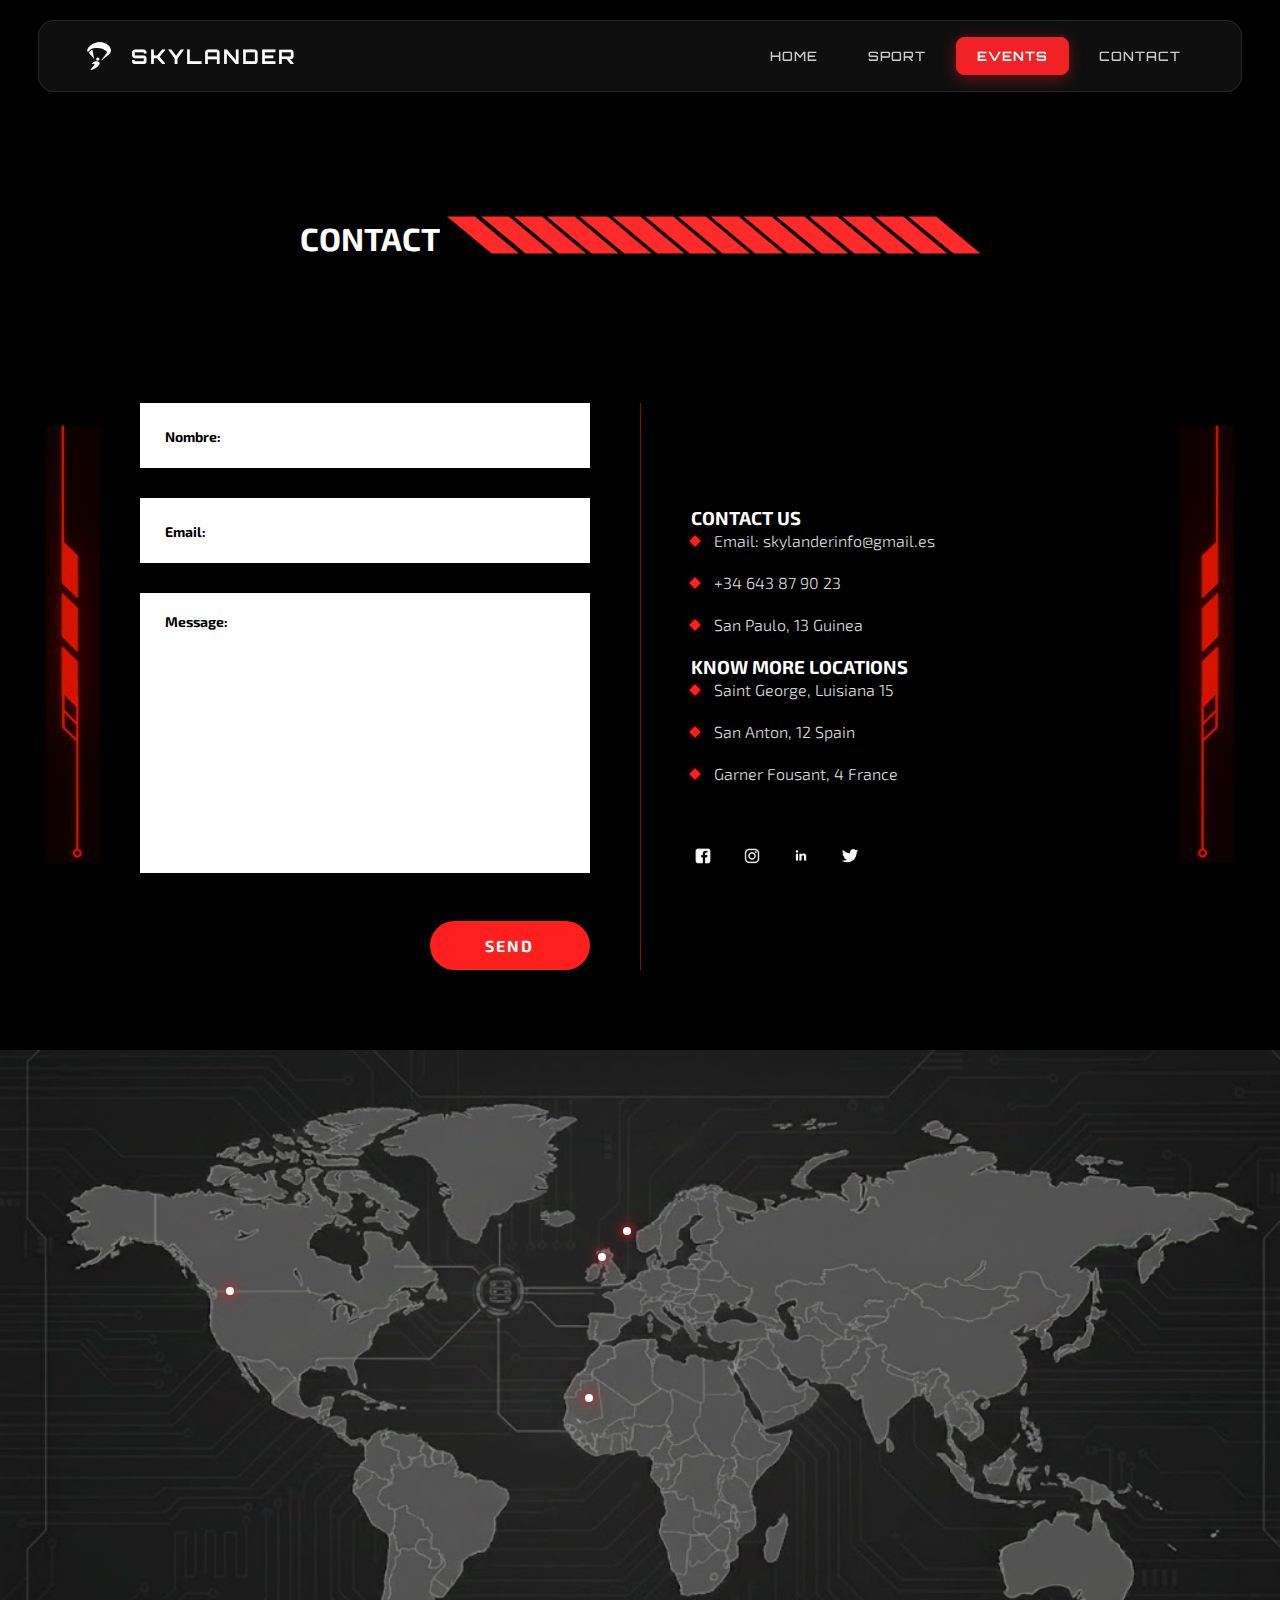
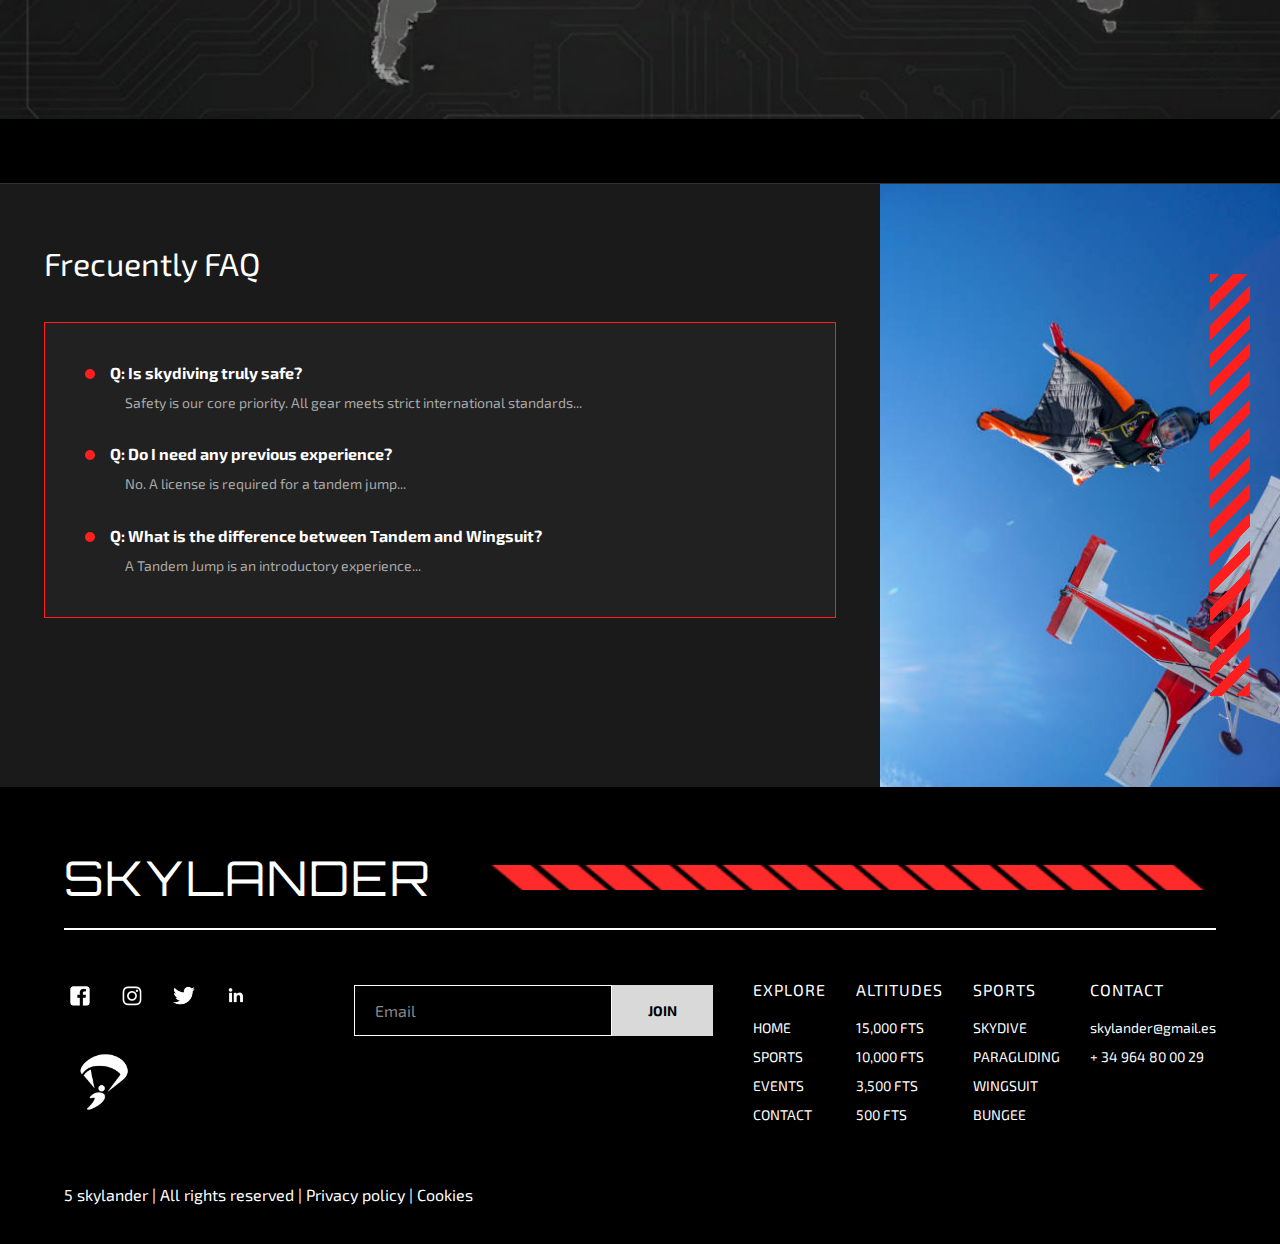
<file: SKYLANDER/contact.html>
<!DOCTYPE html>
<html lang="es">
  <head>
  <meta charset="UTF-8">
  <meta name="viewport" content="width=device-width, initial-scale=1.0">
  <title>Skylander Contact</title>
  <link rel="stylesheet" href="contact.css">
  
  <link rel="preconnect" href="https://fonts.googleapis.com">
  <link rel="preconnect" href="https://fonts.gstatic.com" crossorigin>
  <link href="https://fonts.googleapis.com/css2?family=Exo+2:ital,wght@0,100..900;1,100..900&family=Orbitron:wght@400;700;900&display=swap" rel="stylesheet">
</head>

  <body class="contact-page">
    
   <header>
   <nav class="site-nav">
        <a href="index.html" class="site-nav__brand">
          <img
            src="assets/img/logoblanco.png"
            alt="Logo"
            class="site-nav__logo"
          />
          <div class="brand-text">
            <span class="site-nav__word">SKYLANDER</span>
          </div>
        </a>

        <div class="site-nav__menu">
          <a href="index.html" class="nav-link">HOME</a>
          <a href="sports.html" class="nav-link">SPORT</a>
          <a href="events.html" class="nav-link btn-highlight">EVENTS</a>
          <a href="contact.html" class="nav-link">CONTACT</a>
        </div>
      </nav>
</header>

    <section class="contact-hero">
        <h1 class="contact-hero__title">CONTACT</h1>
        <img class="contact-hero__rebar" src="assets/img/rebar.png" alt="Decoration">
    </section>
  </section>

    

   <section class="contact-panel">
    <div class="contact-panel__inner">
        
        <img class="deco-bar deco-bar--left" src="assets/img/barchar.png" alt="Decoration">

        <div class="contact-card">
            
            <form class="contact-form" action="#">
                <div class="field">
                    <input type="text" class="field__input" placeholder="Nombre:">
                </div>
                <div class="field">
                    <input type="email" class="field__input" placeholder="Email:">
                </div>
                <div class="field">
                    <textarea class="field__textarea" placeholder="Message:"></textarea>
                </div>
                <button type="submit" class="btn-send">SEND</button>
            </form>

            <div class="contact-divider"></div>

            <div class="contact-info">
                <h3 class="contact-info__title">CONTACT US</h3>
                <p>Email: skylanderinfo@gmail.es</p>
                <p>+34 643 87 90 23</p>
                <p>San Paulo, 13 Guinea</p>

                <h3 class="contact-info__subtitle">KNOW MORE LOCATIONS</h3>
                <ul>
                    <li>Saint George, Luisiana 15</li>
                    <li>San Anton, 12 Spain</li>
                    <li>Garner Fousant, 4 France</li>
                </ul>

                <div class="social">
    <a href="#" class="social__link" aria-label="Facebook">
        <img src="assets/img/FacebookBlanco.png" alt="Facebook">
    </a>
    
    <a href="#" class="social__link" aria-label="Instagram">
        <img src="assets/img/instaBlanco.png" alt="Instagram">
    </a>
    
    <a href="#" class="social__link" aria-label="LinkedIn">
        <img src="assets/img/linkedin.png" alt="LinkedIn">
    </a>
    
    <a href="#" class="social__link" aria-label="X">
        <img src="assets/img/xblanco.png" alt="X">
    </a>
</div>
            </div>

        </div>

        <img class="deco-bar deco-bar--right" src="assets/img/barchar.png" alt="Decoration">
        
    </div>
</section>
<section class="map-section">
    <img src="assets/img/mapa.jpeg" alt="Skylander Global Map" class="map-bg">

    <div class="map-pin" style="top: 36%; left: 18%;">
        <div class="pin-dot"></div>
        <div class="pin-pulse"></div>
        <div class="pin-tooltip">
            <strong>USA</strong><br>Saint George, LA
        </div>
    </div>

    <div class="map-pin" style="top: 31%; left: 47%;">
        <div class="pin-dot"></div>
        <div class="pin-pulse"></div>
        <div class="pin-tooltip">
            <strong>ESPAÑA</strong><br>San Anton
        </div>
    </div>

    <div class="map-pin" style="top: 27%; left: 49%;">
        <div class="pin-dot"></div>
        <div class="pin-pulse"></div>
        <div class="pin-tooltip">
            <strong>FRANCIA</strong><br>Garner Fousant
        </div>
    </div>

    <div class="map-pin" style="top: 52%; left: 46%;">
        <div class="pin-dot"></div>
        <div class="pin-pulse"></div>
        <div class="pin-tooltip">
            <strong>GUINEA</strong><br>San Paulo
        </div>
    </div>
</section>

    <section class="faq-section">
      <div class="faq-inner">
        <div class="faq-left">
          <h2 class="faq-title">Frecuently FAQ</h2>

          <div class="faq-box">
            <div class="faq-item">
              <div class="faq-q">
                <span class="q-dot"></span> Q: Is skydiving truly safe?
              </div>
              <div class="faq-a">
                <span class="a-dot"></span> Safety is our core priority. All gear meets strict international standards...
              </div>
            </div>

            <div class="faq-item">
              <div class="faq-q">
                <span class="q-dot"></span> Q: Do I need any previous experience?
              </div>
              <div class="faq-a">
                <span class="a-dot"></span> No. A license is required for a tandem jump...
              </div>
            </div>

            <div class="faq-item">
              <div class="faq-q">
                <span class="q-dot"></span> Q: What is the difference between Tandem and Wingsuit?
              </div>
              <div class="faq-a">
                <span class="a-dot"></span> A Tandem Jump is an introductory experience...
              </div>
            </div>
          </div>
        </div>

        <div class="faq-right">
          <img class="faq-image" src="assets/img/FAQ.jpg" alt="Skydivers" />
          <div class="faq-deco"></div>
        </div>
      </div>
    </section>

    <footer class="site-footer">
    
    <div class="footer-top">
        <h2 class="footer-brand">SKYLANDER</h2>
        <div class="footer-deco">
            <img src="assets/img/rebar.png" alt="Decoration">
        </div>
    </div>

    <div class="footer-line"></div>

    <div class="footer-main">
    
    <div class="footer-left">
        <div class="footer-social">
            <a href="#"><img src="assets/img/FacebookBlanco.png" alt="FB"></a>
            <a href="#"><img src="assets/img/instaBlanco.png" alt="IG"></a>
            <a href="#"><img src="assets/img/xblanco.png" alt="TW"></a>
            <a href="#"><img src="assets/img/linkedin.png" alt="LI"></a>
        </div>
        
        <div class="footer-logo-container">
            <img src="assets/img/logoblanco.png" alt="Logo Skylander" class="footer-logo">
        </div>
    </div>

    <div class="footer-center">
        <form class="newsletter-form">
            <input type="email" placeholder="Email">
            <button type="submit">JOIN</button>
        </form>
    </div>

    <div class="footer-links">
        <div class="link-col">
            <h4>EXPLORE</h4>
            <ul>
                <li><a href="index.html">HOME</a></li>
                <li><a href="sport.html">SPORTS</a></li>
                <li><a href="events.html">EVENTS</a></li>
                <li><a href="contact.html">CONTACT</a></li>
            </ul>
        </div>

        <div class="link-col">
            <h4>ALTITUDES</h4>
            <ul>
                <li>15,000 FTS</li>
                <li>10,000 FTS</li>
                <li>3,500 FTS</li>
                <li>500 FTS</li>
            </ul>
        </div>

        <div class="link-col">
            <h4>SPORTS</h4>
            <ul>
                <li>SKYDIVE</li>
                <li>PARAGLIDING</li>
                <li>WINGSUIT</li>
                <li>BUNGEE</li>
            </ul>
        </div>

        <div class="link-col">
            <h4>CONTACT</h4>
            <ul>
                <li class="lowercase">skylander@gmail.es</li>
                <li>+ 34 964 80 00 29</li>
            </ul>
        </div>
    </div>
</div>5 skylander <span>|</span> All rights reserved <span>|</span> Privacy policy <span>|</span> Cookies</p>
    </div>

</footer>

  </body>
</html>
</file>
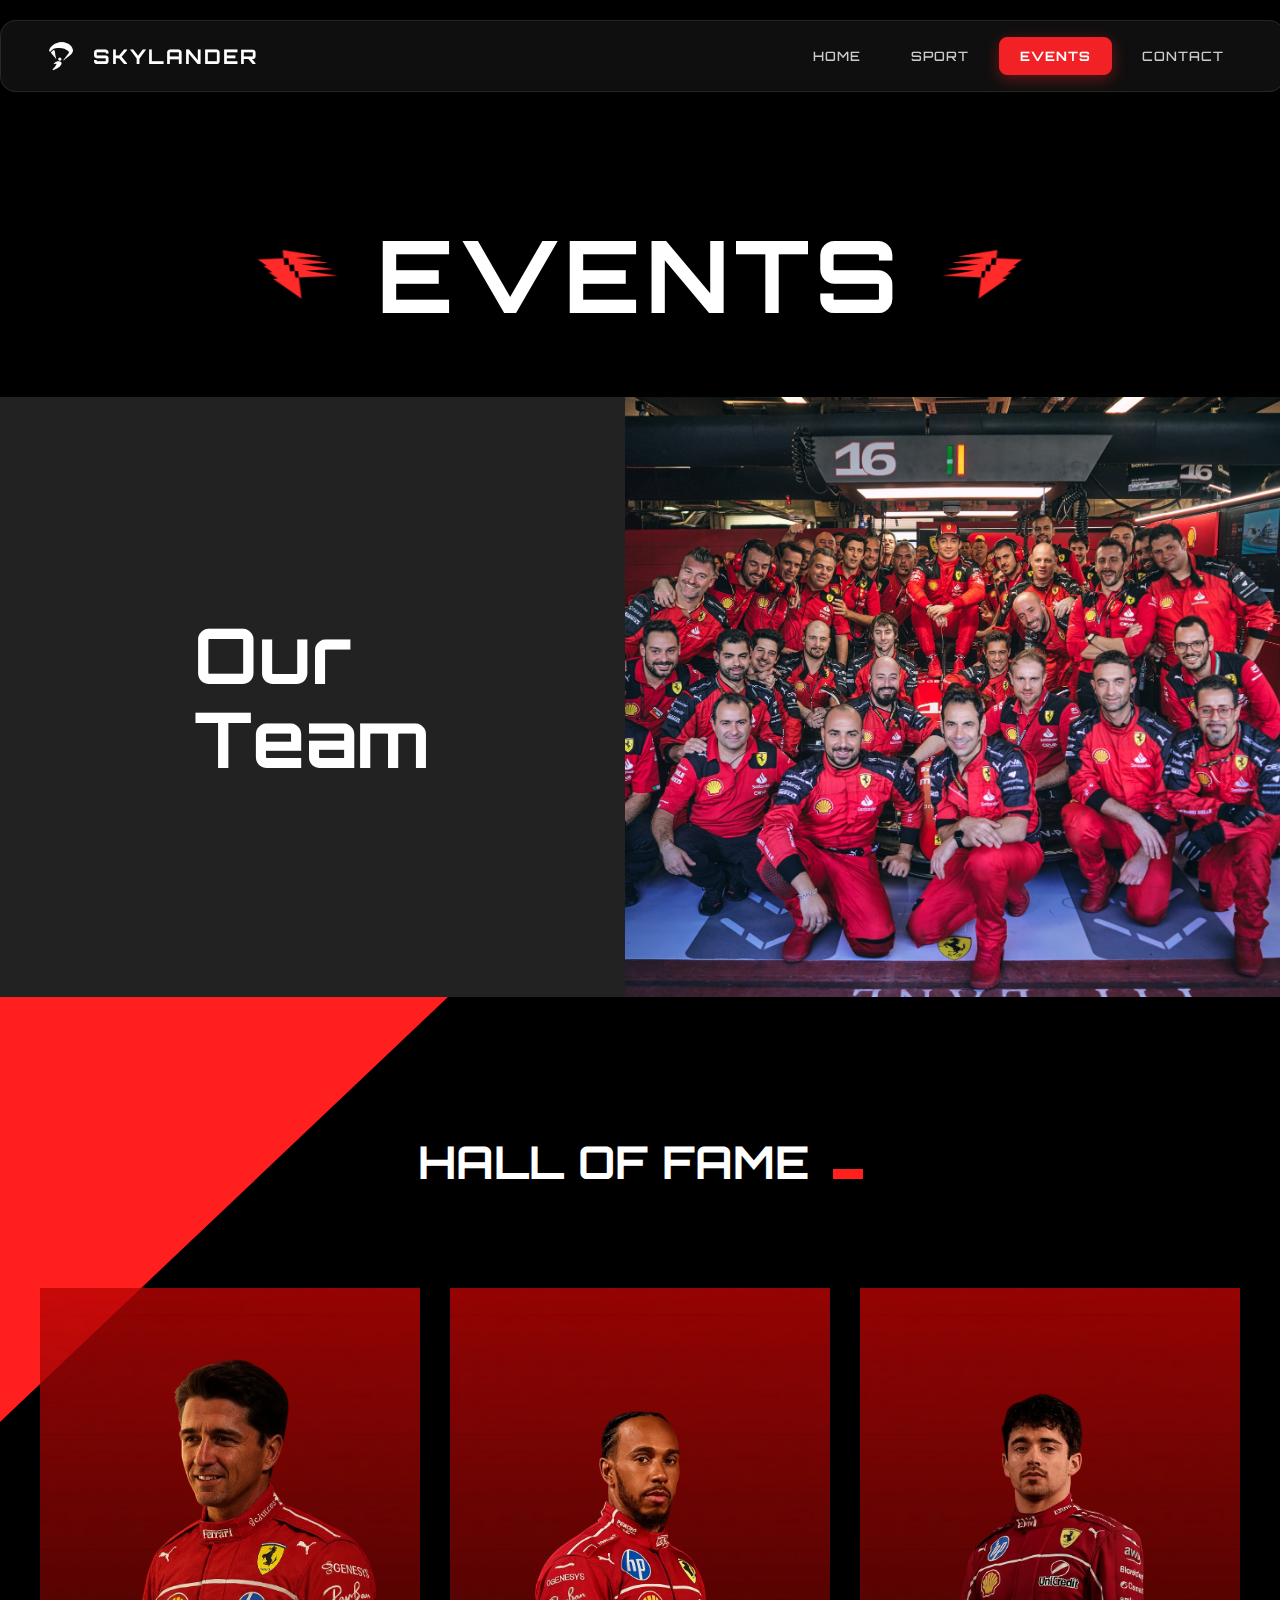
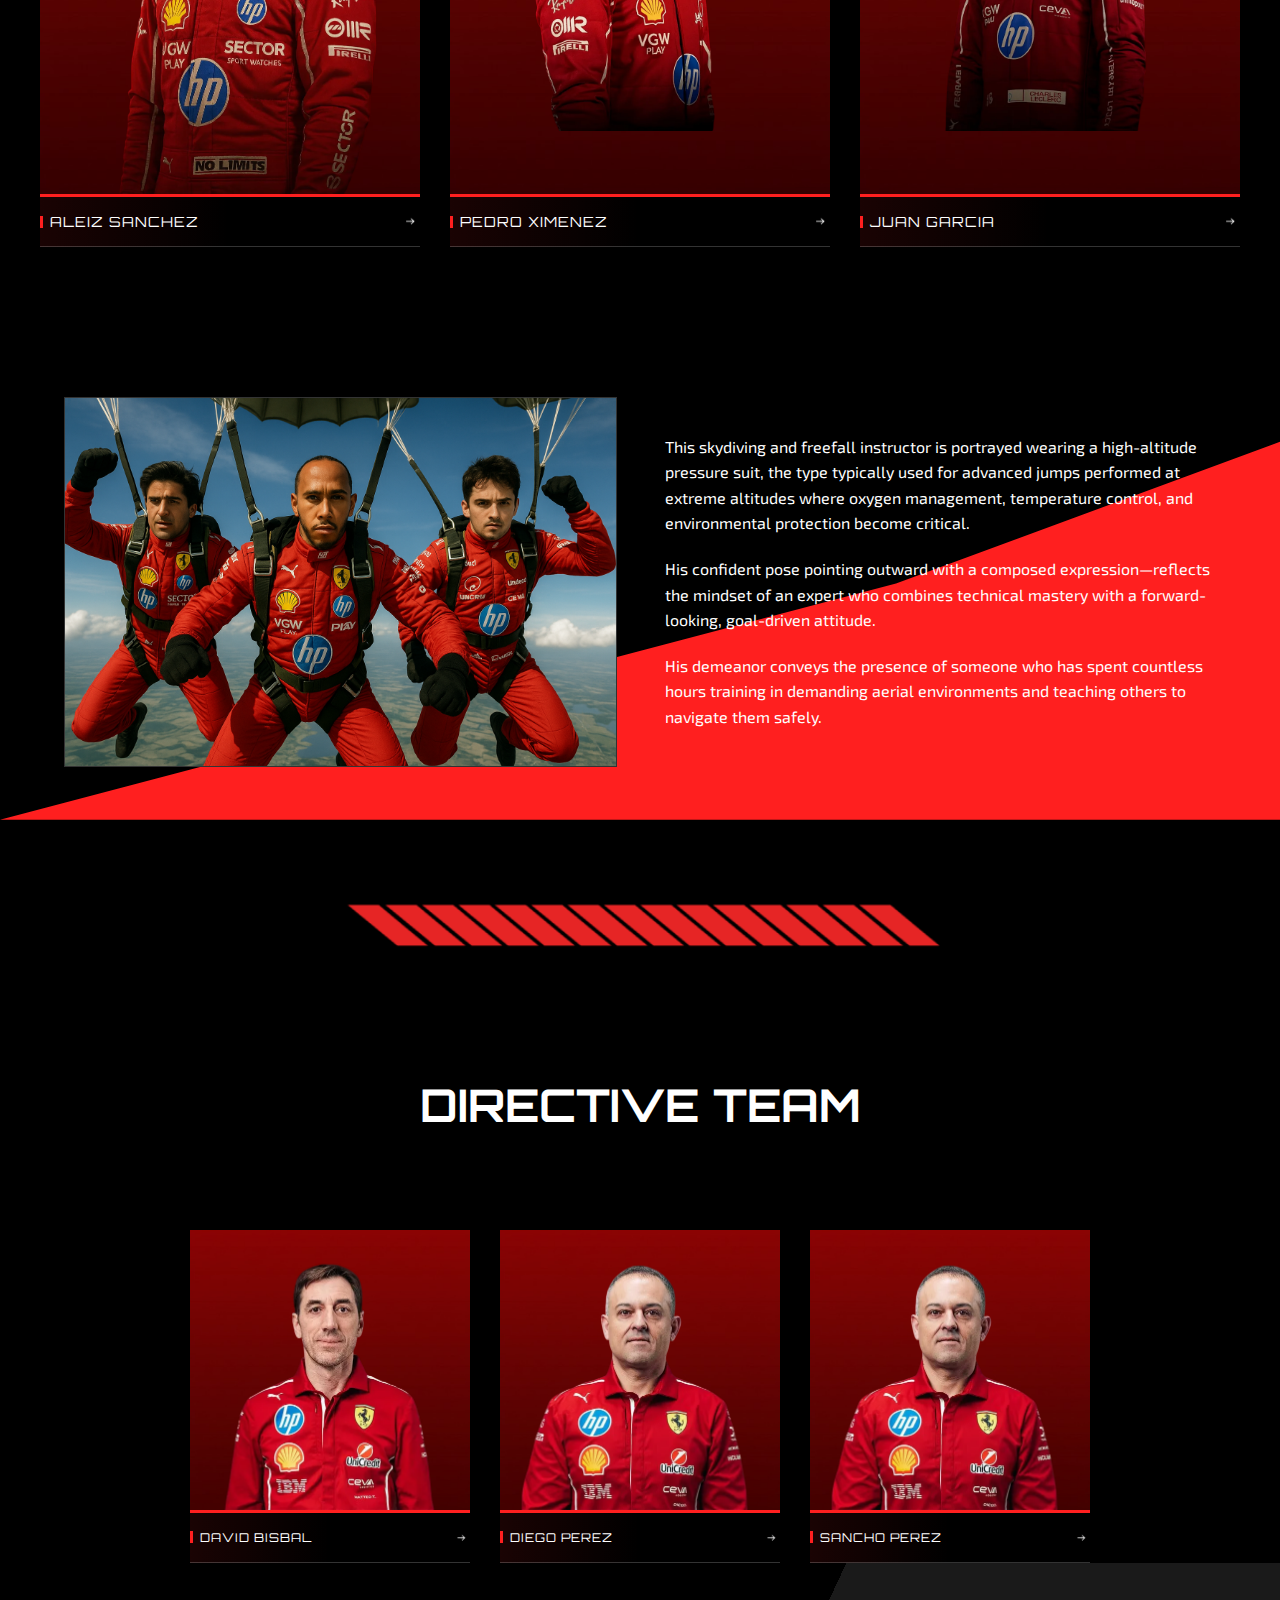
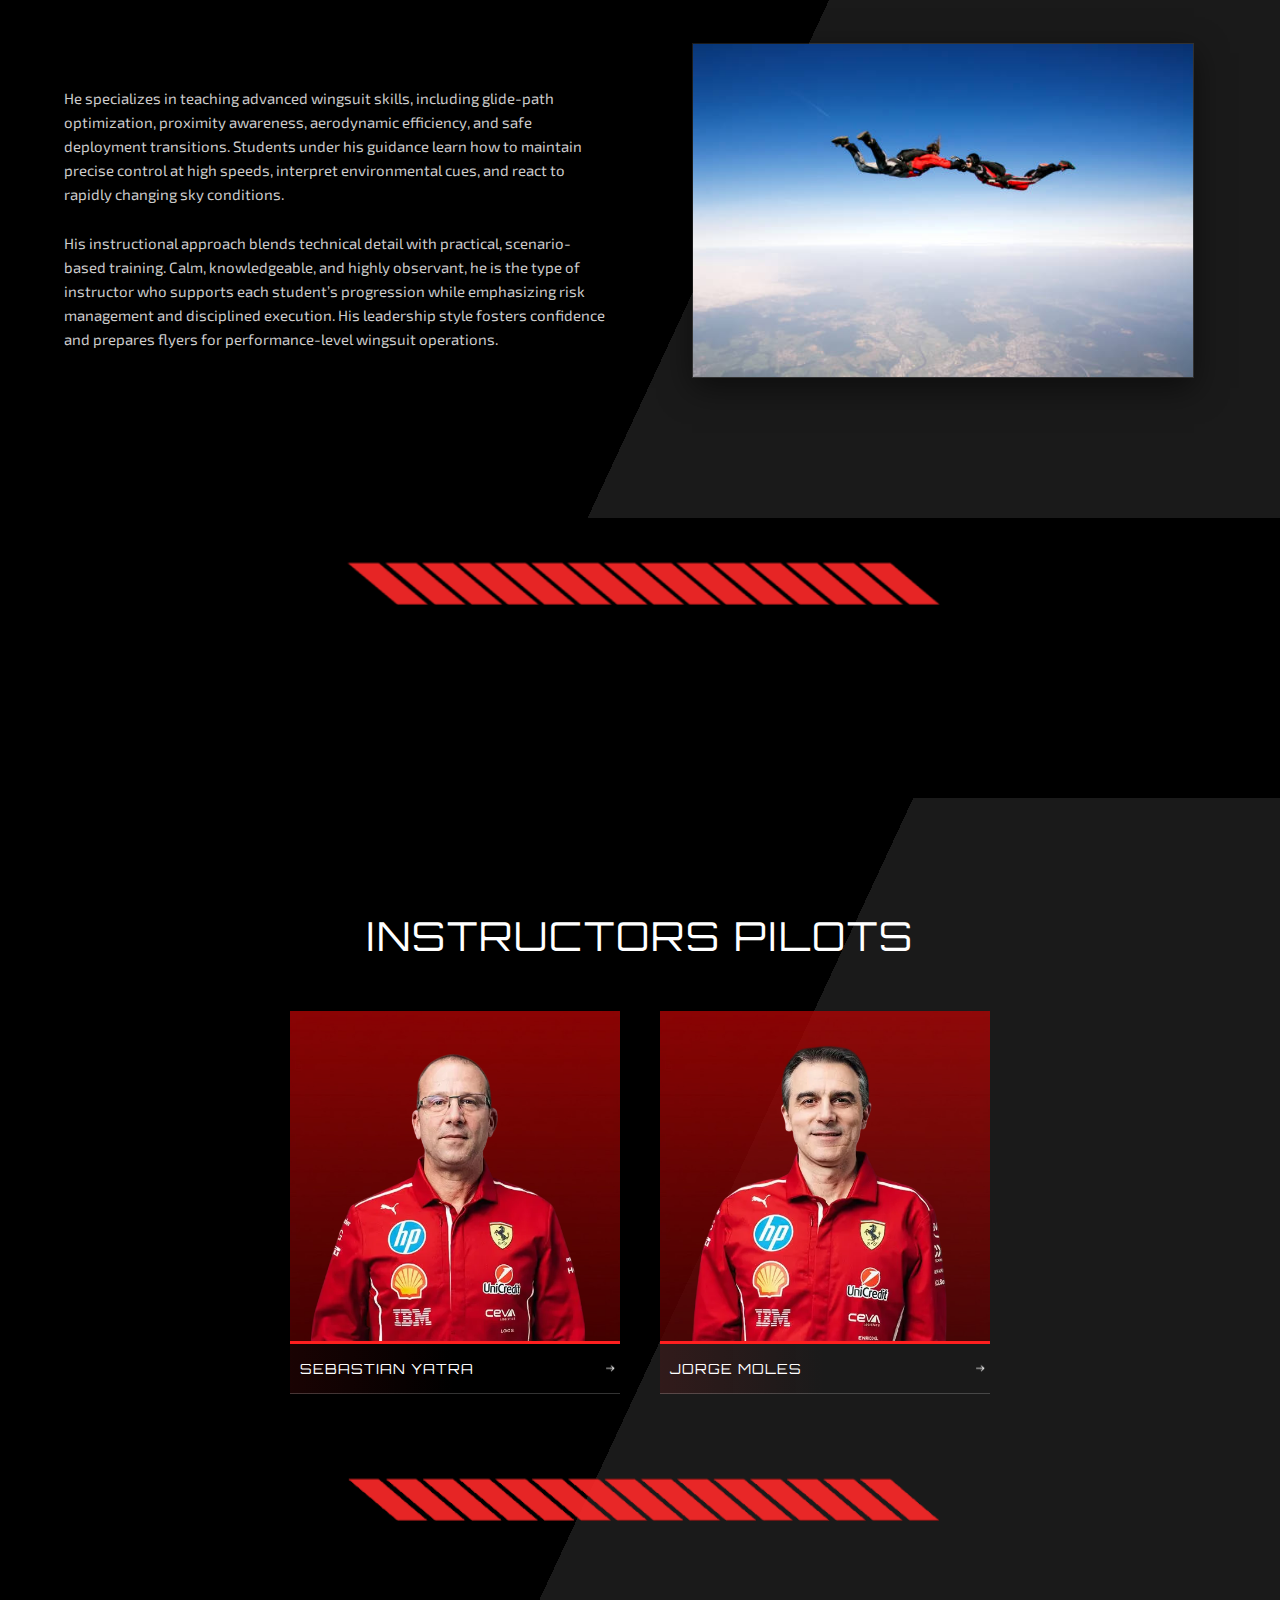
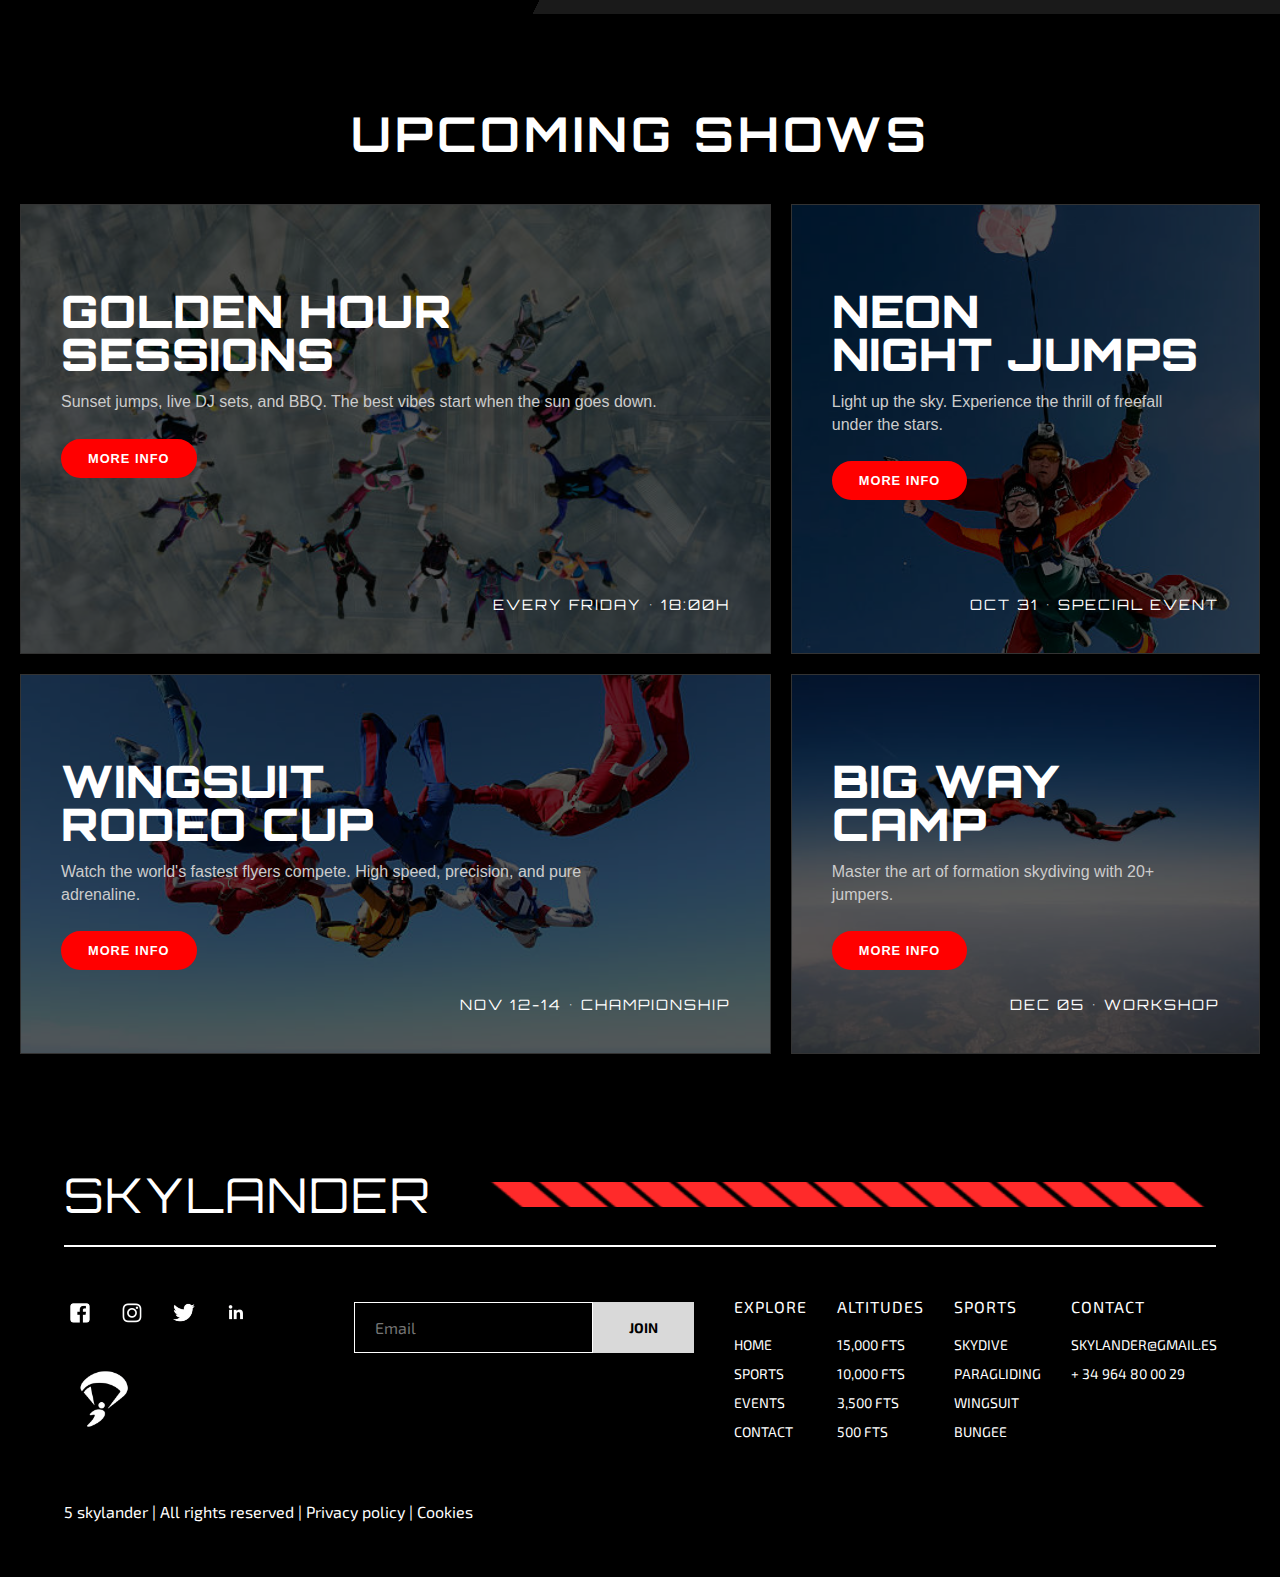
<file: SKYLANDER/events.html>
<!DOCTYPE html>
<html lang="es">

<head>
  <meta charset="UTF-8" />
  <meta name="viewport" content="width=device-width, initial-scale=1.0" />
  <title>Skylander | Events</title>
  <link rel="stylesheet" href="events.css" />
  <link rel="preconnect" href="https://fonts.googleapis.com" />
  <link rel="preconnect" href="https://fonts.gstatic.com" crossorigin />
  <link
    href="https://fonts.googleapis.com/css2?family=Exo+2:wght@100..900&family=Orbitron:wght@400;700;900&display=swap"
    rel="stylesheet" />
</head>

<body class="events-page">
  <header>
    <nav class="site-nav">
      <a href="index.html" class="site-nav__brand">
        <img src="assets/img/logoblanco.png" alt="Logo" class="site-nav__logo" />
        <div class="brand-text">
          <span class="site-nav__word">SKYLANDER</span>
        </div>
      </a>

      <div class="site-nav__menu">
        <a href="index.html" class="nav-link">HOME</a>
        <a href="sports.html" class="nav-link">SPORT</a>
        <a href="events.html" class="nav-link btn-highlight">EVENTS</a>
        <a href="contact.html" class="nav-link">CONTACT</a>
      </div>
    </nav>
  </header>

  <section class="events-hero">
    <div class="hero-wrapper">
      <img src="assets/img/varevents.png" alt="Decoration Left" class="hero-deco" />
      <h1 class="hero-title">EVENTS</h1>
      <img src="assets/img/varevents.png" alt="Decoration Right" class="hero-deco deco-flip" />
    </div>
  </section>

  <section class="team-split">
    <div class="team-split__content">
      <h2 class="team-label">
        Our <br />
        Team
      </h2>
    </div>

    <div class="team-split__media">
      <img src="assets/img/fotoequipo.jpg" alt="Skylander Skydiving Team in Action" class="team-photo" />
    </div>
  </section>

  <section class="hall-of-fame">

    <div class="hall-header">
      <h2 class="hall-title">
        HALL OF FAME <span class="title-dash"></span>
      </h2>
    </div>

    <div class="hall-cards">
      <div class="card">
        <div class="card__img-container">
          <img src="assets/img/degradado.jpg" alt="Fondo" class="card__bg" />
          <img src="assets/img/1.png" alt="Aleiz Sanchez" class="card__pilot" />
        </div>
        <div class="card__footer">
          <span class="card__name">ALEIZ SANCHEZ</span>
          <a href="#" class="card__btn"><img src="assets/img/flechablanca.png" alt="Ir" /></a>
        </div>
      </div>

      <div class="card">
        <div class="card__img-container">
          <img src="assets/img/degradado.jpg" alt="Fondo" class="card__bg" />
          <img src="assets/img/2.png" alt="Pedro Ximenez" class="card__pilot" />
        </div>
        <div class="card__footer">
          <span class="card__name">PEDRO XIMENEZ</span>
          <a href="#" class="card__btn"><img src="assets/img/flechablanca.png" alt="Ir" /></a>
        </div>
      </div>

      <div class="card">
        <div class="card__img-container">
          <img src="assets/img/degradado.jpg" alt="Fondo" class="card__bg" />
          <img src="assets/img/3.png" alt="Juan Garcia" class="card__pilot" />
        </div>
        <div class="card__footer">
          <span class="card__name">JUAN GARCIA</span>
          <a href="#" class="card__btn"><img src="assets/img/flechablanca.png" alt="Ir" /></a>
        </div>
      </div>
    </div>

    <div class="hall-bio-section">
      <div class="bio-container">
        <div class="bio-image">
          <img src="assets/img/triple.png" alt="Team Action" />
        </div>
        <div class="bio-text">
          <p>
            This skydiving and freefall instructor is portrayed wearing a
            high-altitude pressure suit, the type typically used for advanced
            jumps performed at extreme altitudes where oxygen management,
            temperature control, and environmental protection become critical.
          </p>
          <p>
            His confident pose pointing outward with a composed
            expression—reflects the mindset of an expert who combines
            technical mastery with a forward-looking, goal-driven attitude.
          </p>
          <p>
            His demeanor conveys the presence of someone who has spent
            countless hours training in demanding aerial environments and
            teaching others to navigate them safely.
          </p>
        </div>
      </div>
    </div>

    <div class="separator-deco" style="text-align: center; margin: 80px 0;">
      <img src="assets/img/rebar.png" alt="Separador" style="width: 100%; max-width: 600px; opacity: 0.9;">
    </div>

    <div class="directive-header" style="text-align: center; margin-bottom: 60px;">
      <h2 class="hall-title" style="font-family: 'Orbitron', sans-serif; font-size: 45px; color: #fff;">DIRECTIVE TEAM
      </h2>
    </div>

    <div class="directive-cards">
      <div class="card small-card">
        <div class="card__img-container">
          <img src="assets/img/degradadoperueño.jpg" alt="Fondo" class="card__bg" />
          <img src="assets/img/4.png" alt="David Bisbal" class="card__pilot" />
        </div>
        <div class="card__footer">
          <span class="card__name">DAVID BISBAL</span>
          <a href="#" class="card__btn"><img src="assets/img/flechablanca.png" alt="Ir" /></a>
        </div>
      </div>

      <div class="card small-card">
        <div class="card__img-container">
          <img src="assets/img/degradadoperueño.jpg" alt="Fondo" class="card__bg" />
          <img src="assets/img/5.png" alt="Diego Perez" class="card__pilot" />
        </div>
        <div class="card__footer">
          <span class="card__name">DIEGO PEREZ</span>
          <a href="#" class="card__btn"><img src="assets/img/flechablanca.png" alt="Ir" /></a>
        </div>
      </div>

      <div class="card small-card">
        <div class="card__img-container">
          <img src="assets/img/degradadoperueño.jpg" alt="Fondo" class="card__bg" />
          <img src="assets/img/6.png" alt="Sancho Perez" class="card__pilot" />
        </div>
        <div class="card__footer">
          <span class="card__name">SANCHO PEREZ</span>
          <a href="#" class="card__btn"><img src="assets/img/flechablanca.png" alt="Ir" /></a>
        </div>
      </div>
    </div>
    <div class="instructors-section">
      <div class="instructors-container">
        <div class="instructors-text">
          <p>
            He specializes in teaching advanced wingsuit skills, including
            glide-path optimization, proximity awareness, aerodynamic
            efficiency, and safe deployment transitions. Students under
            his guidance learn how to maintain precise control at high
            speeds, interpret environmental cues, and react to rapidly
            changing sky conditions.
          </p>
          <p>
            His instructional approach blends technical detail with
            practical, scenario-based training. Calm, knowledgeable, and
            highly observant, he is the type of instructor who supports
            each student’s progression while emphasizing risk management
            and disciplined execution. His leadership style fosters
            confidence and prepares flyers for performance-level
            wingsuit operations.
          </p>
        </div>
        <div class="instructors-img">
          <img src="assets/img/volando.jpg" alt="Wind Tunnel Training">
        </div>
      </div>
    </div>

    <div class="separator-block">
      <div class="separator-img">
        <img src="assets/img/rebar.png" alt="Separador">
      </div>
    </div>


  </section>
  <section class="instructors-section">



    <div class="instructors-header">
      <h2 class="section-title">INSTRUCTORS PILOTS</h2>
    </div>

    <div class="instructors-cards">
      <div class="card small-card">
        <div class="card__img-container">
          <img src="assets/img/degradadoperueño.jpg" alt="Fondo" class="card__bg">
          <img src="assets/img/7.png" alt="Sebastian Yatra" class="card__pilot">
        </div>
        <div class="card__footer">
          <span class="card__name">SEBASTIAN YATRA</span>
          <a href="#" class="card__btn"><img src="assets/img/flechablanca.png" alt="Ir"></a>
        </div>
      </div>

      <div class="card small-card">
        <div class="card__img-container">
          <img src="assets/img/degradadoperueño.jpg" alt="Fondo" class="card__bg">
          <img src="assets/img/8.png" alt="Jorge Moles" class="card__pilot">
        </div>
        <div class="card__footer">
          <span class="card__name">JORGE MOLES</span>
          <a href="#" class="card__btn"><img src="assets/img/flechablanca.png" alt="Ir"></a>
        </div>
      </div>
    </div>

    <div class="separator-deco">
      <img src="assets/img/rebar-Photoroom.png" alt="Separador">
    </div>

  </section>
  <section class="extreme-events">
    <h2 class="main-title">UPCOMING SHOWS</h2>

    <div class="bento-grid">

      <article class="card">
        <img src="assets\img\evento1.jpg" alt="Golden Hour">
        <div class="overlay"></div>
        <div class="content">
          <div class="top-info">
            <h3>GOLDEN HOUR<br>SESSIONS</h3>
            <p>Sunset jumps, live DJ sets, and BBQ. The best vibes start when the sun goes down.</p>
            <a href="#" class="btn-action">More Info</a>
          </div>
          <div class="bottom-info">
            <span class="date">EVERY FRIDAY • 18:00h</span>
          </div>
        </div>
      </article>

      <article class="card">
        <img src="assets\img\evento2.jpg" alt="Neon Night">
        <div class="overlay"></div>
        <div class="content">
          <div class="top-info">
            <h3>NEON<br>NIGHT JUMPS</h3>
            <p>Light up the sky. Experience the thrill of freefall under the stars.</p>
            <a href="#" class="btn-action">More Info</a>
          </div>
          <div class="bottom-info">
            <span class="date">OCT 31 • SPECIAL EVENT</span>
          </div>
        </div>
      </article>

      <article class="card">
        <img src="assets\img\evento3.jpg" alt="Wingsuit Rodeo">
        <div class="overlay"></div>
        <div class="content">
          <div class="top-info">
            <h3>WINGSUIT<br>RODEO CUP</h3>
            <p>Watch the world's fastest flyers compete. High speed, precision, and pure adrenaline.</p>
            <a href="#" class="btn-action">More Info</a>
          </div>
          <div class="bottom-info">
            <span class="date">NOV 12-14 • CHAMPIONSHIP</span>
          </div>
        </div>
      </article>

      <article class="card">
        <img src="assets\img\evento4.jpg" alt="Big Way Camp">
        <div class="overlay"></div>
        <div class="content">
          <div class="top-info">
            <h3>BIG WAY<br>CAMP</h3>
            <p>Master the art of formation skydiving with 20+ jumpers.</p>
            <a href="#" class="btn-action">More Info</a>
          </div>
          <div class="bottom-info">
            <span class="date">DEC 05 • WORKSHOP</span>
          </div>
        </div>
      </article>

    </div>
  </section>
  <footer class="site-footer">

    <div class="footer-top">
      <h2 class="footer-brand">SKYLANDER</h2>
      <div class="footer-deco">
        <img src="assets/img/rebar.png" alt="Decoration">
      </div>
    </div>

    <div class="footer-line"></div>

    <div class="footer-main">

      <div class="footer-left">
        <div class="footer-social">
          <a href="#"><img src="assets/img/FacebookBlanco.png" alt="FB"></a>
          <a href="#"><img src="assets/img/instaBlanco.png" alt="IG"></a>
          <a href="#"><img src="assets/img/xblanco.png" alt="TW"></a>
          <a href="#"><img src="assets/img/linkedin.png" alt="LI"></a>
        </div>

        <div class="footer-logo-container">
          <img src="assets/img/logoblanco.png" alt="Logo Skylander" class="footer-logo">
        </div>
      </div>

      <div class="footer-center">
        <form class="newsletter-form">
          <input type="email" placeholder="Email">
          <button type="submit">JOIN</button>
        </form>
      </div>

      <div class="footer-links">
        <div class="link-col">
          <h4>EXPLORE</h4>
          <ul>
            <li><a href="index.html">HOME</a></li>
            <li><a href="sport.html">SPORTS</a></li>
            <li><a href="events.html">EVENTS</a></li>
            <li><a href="contact.html">CONTACT</a></li>
          </ul>
        </div>

        <div class="link-col">
          <h4>ALTITUDES</h4>
          <ul>
            <li>15,000 FTS</li>
            <li>10,000 FTS</li>
            <li>3,500 FTS</li>
            <li>500 FTS</li>
          </ul>
        </div>

        <div class="link-col">
          <h4>SPORTS</h4>
          <ul>
            <li>SKYDIVE</li>
            <li>PARAGLIDING</li>
            <li>WINGSUIT</li>
            <li>BUNGEE</li>
          </ul>
        </div>

        <div class="link-col">
          <h4>CONTACT</h4>
          <ul>
            <li class="lowercase">skylander@gmail.es</li>
            <li>+ 34 964 80 00 29</li>
          </ul>
        </div>
      </div>
    </div>5 skylander <span>|</span> All rights reserved <span>|</span> Privacy policy <span>|</span> Cookies</p>
    </div>

  </footer>
</body>

</html>
</file>
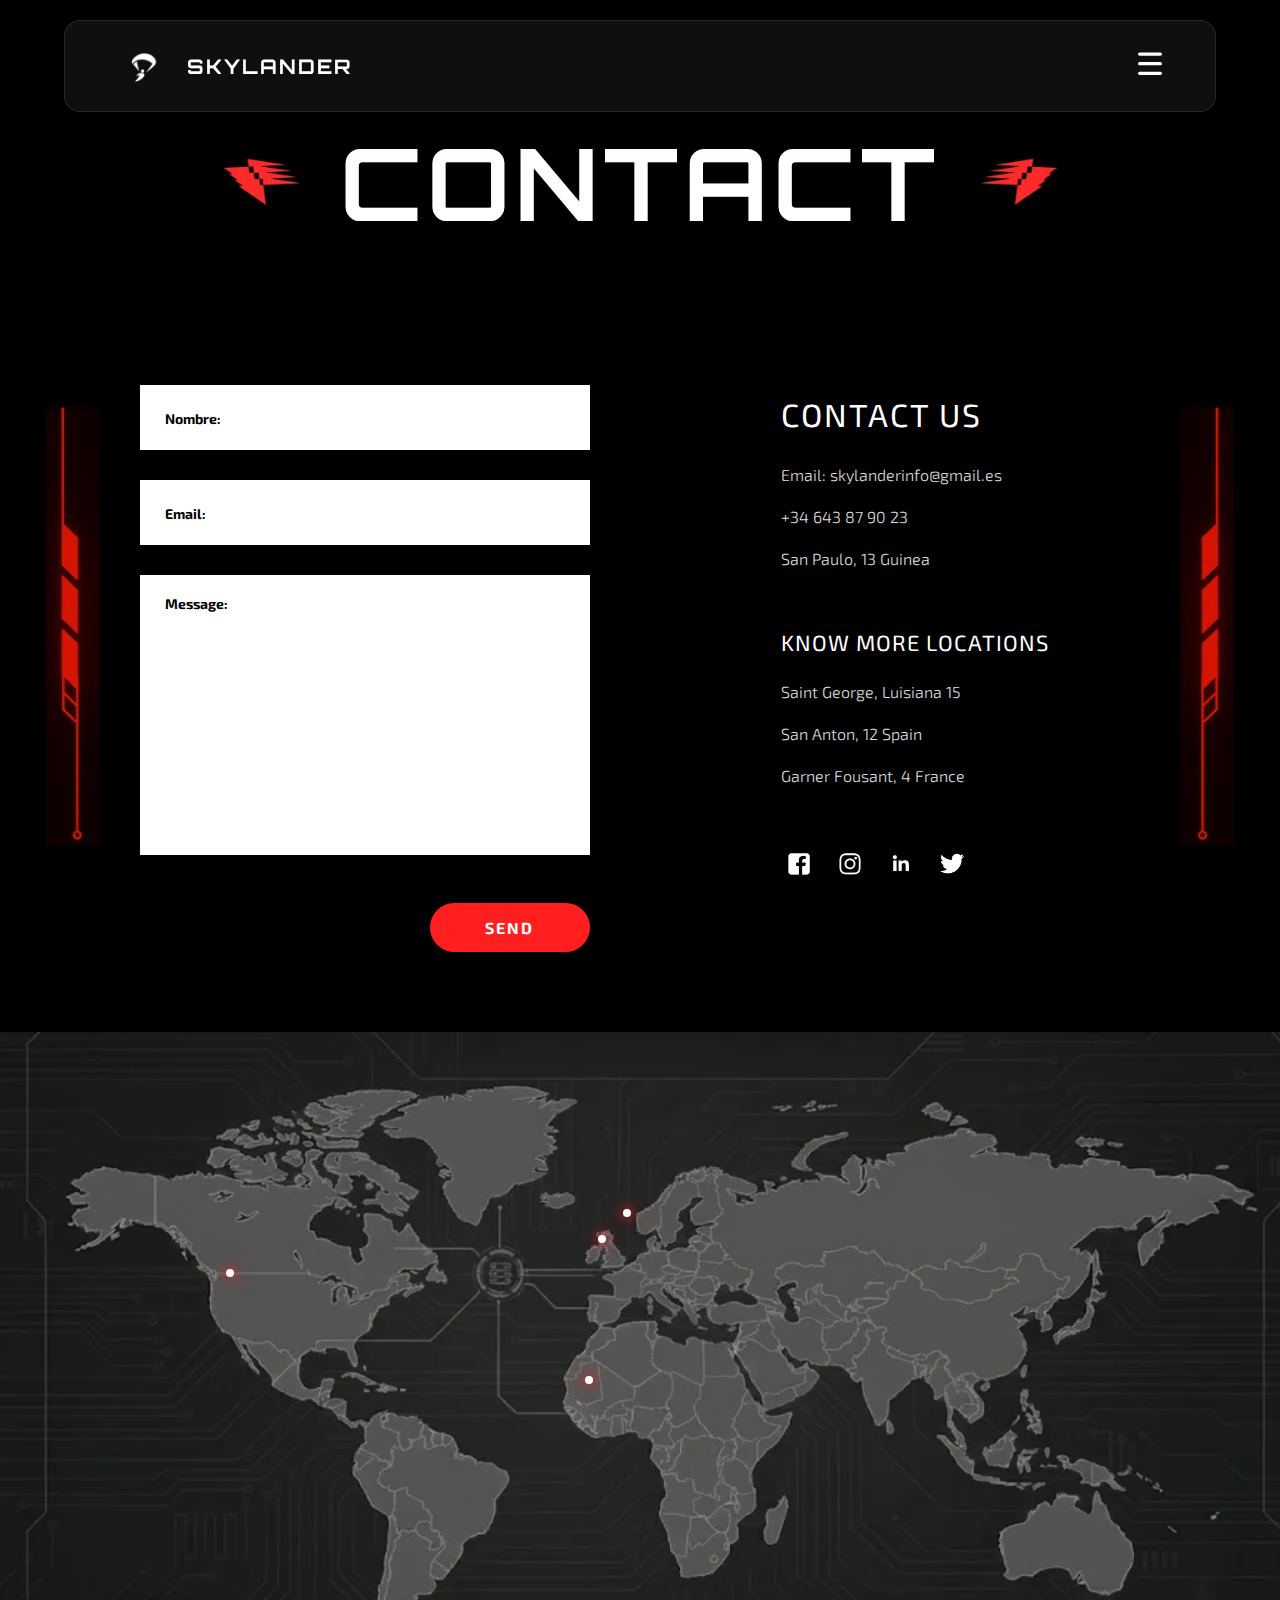
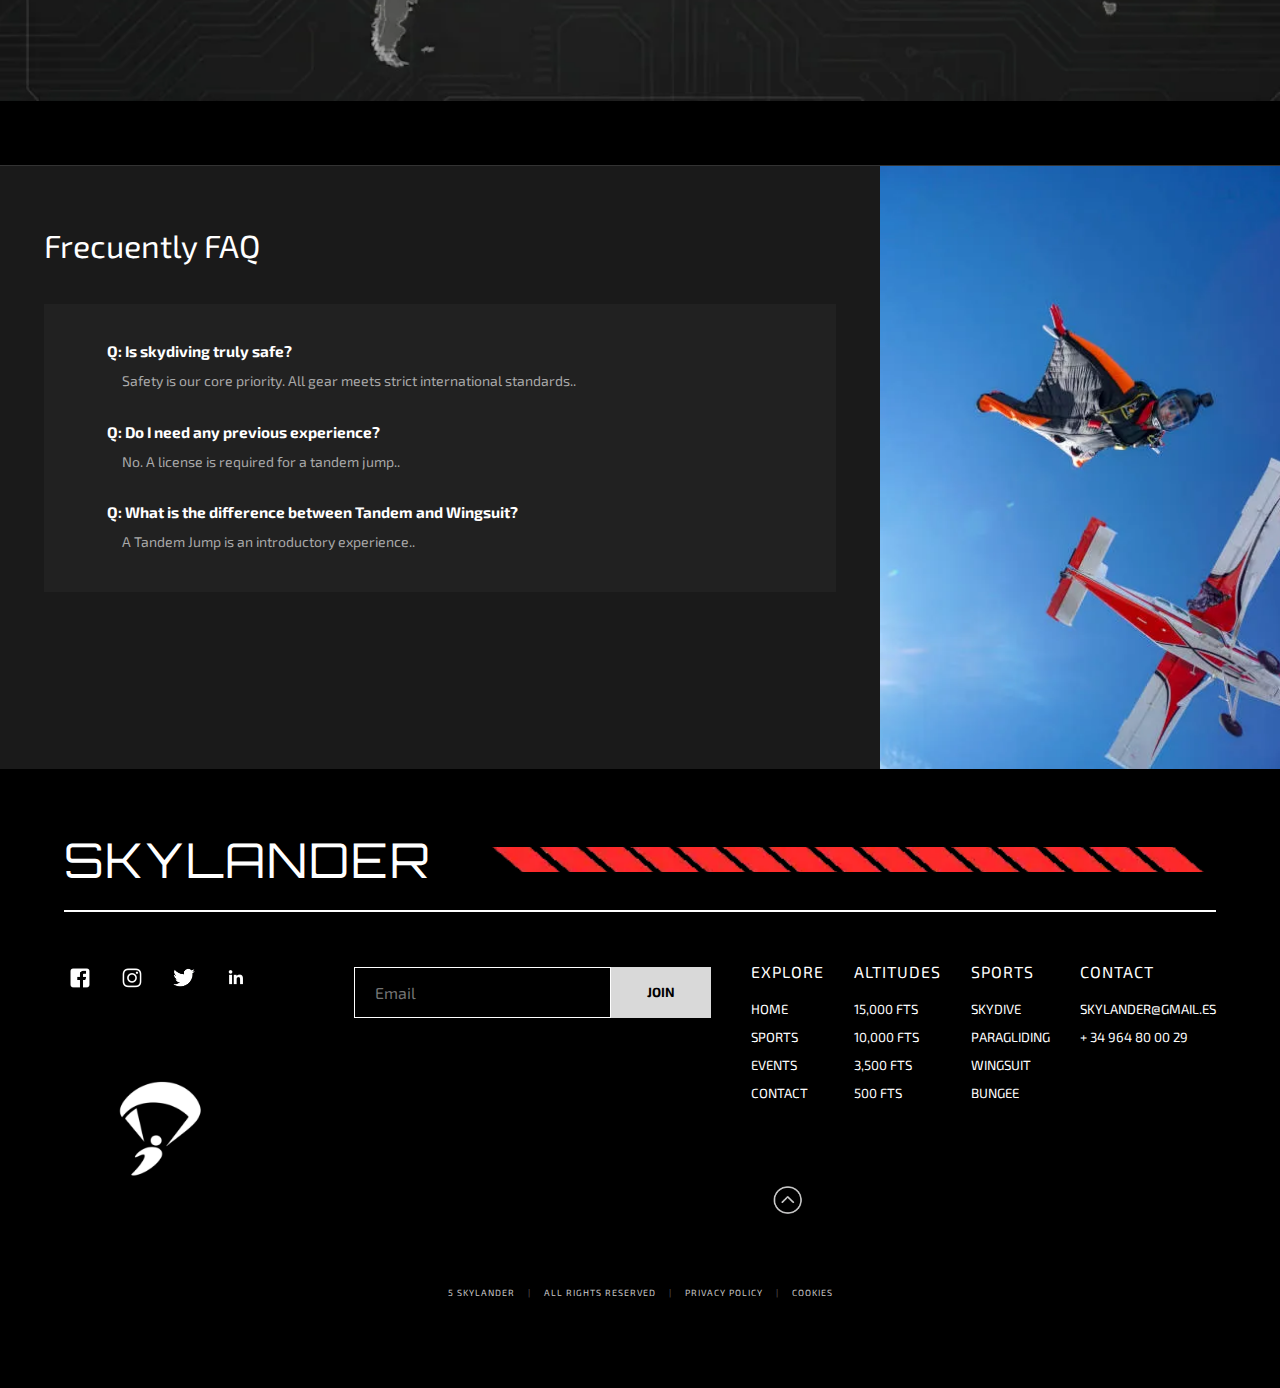
<file: assets/html/contact.html>
<!DOCTYPE html>
<html lang="es">

<head>
  <meta charset="UTF-8">
  <meta name="viewport" content="width=device-width, initial-scale=1.0">
  <title>Skylander Contact</title>
  <link rel="stylesheet" href="../../styles.css">

  <link rel="preconnect" href="https://fonts.googleapis.com">
  <link rel="preconnect" href="https://fonts.gstatic.com" crossorigin>
  <link
    href="https://fonts.googleapis.com/css2?family=Exo+2:ital,wght@0,100..900;1,100..900&family=Orbitron:wght@400;700;900&display=swap"
    rel="stylesheet">
</head>

<body class="contact-page">

  <header>
    <nav class="site-nav">
      <a href="index.html" class="site-nav-brand">
        <img src="../img/logoblanco_7_11zon.webp" class="site-nav-logo" />
        <div class="brand-text">
          <span class="site-nav-word">SKYLANDER</span>
        </div>
      </a>

      <div class="site-nav-menu">
        <a href="../../index.html" class="nav-link ">HOME</a>
        <a href="../html/sports.html" class="nav-link ">SPORT</a>
        <a href="../html/events.html" class="nav-link">EVENTS</a>
        <a href="../html/contact.html" class="nav-link btn-highlight">CONTACT</a>
      </div>

      <div class="navcollapse">
        <div id="nav-icon">
          <span></span><span></span><span></span>
          <span></span><span></span><span></span>
        </div>
      </div>
    </nav>

    <div class="menu_mobile">
      <ul class="menu-mobile-nav">
        <li class="item"><a href="../../index.html"><span>HOME</span></a></li>
        <li class="item"><a href="../html/sports.html"><span>SPORTS</span></a></li>
        <li class="item"><a href="../html/events.html"><span>EVENTS</span></a></li>
        <li class="item"><a href="../html/contact.html"><span>CONTACT</span></a></li>
      </ul>
    </div>
  </header>

  <section class="contact-hero">
    <div class="hero-wrapper">
      <img src="../img/varevents_32_11zon.webp" class="hero-deco" />
      <h1 class="hero-title">CONTACT</h1>
      <img src="../img/varevents_32_11zon.webp" class="hero-deco deco-flip" />
    </div>
  </section>
  </section>



  <section class="contact-panel">
    <div class="contact-panel-inner">

      <img class="deco-bar deco-bar--left" src="../img/barchar.webp">

      <div class="contact-card">

        <form class="contact-form" action="#">
          <div class="field">
            <input type="text" class="field-input" placeholder="Nombre:">
          </div>
          <div class="field">
            <input type="email" class="field-input" placeholder="Email:">
          </div>
          <div class="field">
            <textarea class="field-textarea" placeholder="Message:"></textarea>
          </div>
          <button type="submit" class="btn-send">SEND</button>
        </form>

        <div class="contact-divider"></div>

        <div class="contact-info">
          <h3 class="contact-info-title">CONTACT US</h3>
          <p>Email: skylanderinfo@gmail.es</p>
          <p>+34 643 87 90 23</p>
          <p>San Paulo, 13 Guinea</p>

          <h3 class="contact-info-subtitle">KNOW MORE LOCATIONS</h3>
          <ul>
            <li>Saint George, Luisiana 15</li>
            <li>San Anton, 12 Spain</li>
            <li>Garner Fousant, 4 France</li>
          </ul>

          <div class="social">
            <a href="#" class="social-link" aria-label="Facebook">
              <img src="../img/FacebookBlanco.webp">
            </a>

            <a href="#" class="social-link" aria-label="Instagram">
              <img src="../img/instaBlanco_3_11zon.webp">
            </a>

            <a href="#" class="social-link" aria-label="LinkedIn">
              <img src="../img/linkedin_4_11zon.webp">
            </a>

            <a href="#" class="social-link" aria-label="X">
              <img src="../img/xblanco_34_11zon.webp">
            </a>
          </div>
        </div>

      </div>

      <img class="deco-bar deco-bar--right" src="../img/barchar.webp">

    </div>
  </section>
  <section class="map-section">
    <img src="../img/mapa_8_11zon.webp" class="map-background">

    <div class="map-pin" style="top: 36%; left: 18%;">
      <div class="pin-dot"></div>
      <div class="pin-pulse"></div>
      <div class="pin-tooltip">
        <strong>USA</strong><br>Saint George, LA
      </div>
    </div>

    <div class="map-pin" style="top: 31%; left: 47%;">
      <div class="pin-dot"></div>
      <div class="pin-pulse"></div>
      <div class="pin-tooltip">
        <strong>ESPAÑA</strong><br>San Anton
      </div>
    </div>

    <div class="map-pin" style="top: 27%; left: 49%;">
      <div class="pin-dot"></div>
      <div class="pin-pulse"></div>
      <div class="pin-tooltip">
        <strong>FRANCIA</strong><br>Garner Fousant
      </div>
    </div>

    <div class="map-pin" style="top: 52%; left: 46%;">
      <div class="pin-dot"></div>
      <div class="pin-pulse"></div>
      <div class="pin-tooltip">
        <strong>GUINEA</strong><br>San Paulo
      </div>
    </div>
  </section>

  <section class="faq-section">
    <div class="faq-inner">
      <div class="faq-left">
        <h2 class="faq-title">Frecuently FAQ</h2>

        <div class="faq-box">
          <div class="faq-item">
            <div class="faq-q">
              <span class="q-dot"></span> Q: Is skydiving truly safe?
            </div>
            <div class="faq-a">
              <span class="a-dot"></span> Safety is our core priority. All gear meets strict international standards..
            </div>
          </div>

          <div class="faq-item">
            <div class="faq-q">
              <span class="q-dot"></span> Q: Do I need any previous experience?
            </div>
            <div class="faq-a">
              <span class="a-dot"></span> No. A license is required for a tandem jump..
            </div>
          </div>

          <div class="faq-item">
            <div class="faq-q">
              <span class="q-dot"></span> Q: What is the difference between Tandem and Wingsuit?
            </div>
            <div class="faq-a">
              <span class="a-dot"></span> A Tandem Jump is an introductory experience..
            </div>
          </div>
        </div>
      </div>

      <div class="faq-right">
        <img class="faq-image" src="../img/FAQ_71_11zon.webp" />
      </div>
    </div>
  </section>

  <footer class="site-footer">

    <div class="footer-top">
      <h2 class="footer-brand">SKYLANDER</h2>
      <div class="footer-deco">
        <img src="../img/rebar-Photoroom_17_11zon.webp">
      </div>
    </div>

    <div class="footer-line"></div>

    <div class="footer-main">

      <div class="footer-left">
        <div class="footer-social">
          <a href="#"><img src="../img/FacebookBlanco.webp"></a>
          <a href="#"><img src="../img/instaBlanco_3_11zon.webp"></a>
          <a href="#"><img src="../img/xblanco_34_11zon.webp"></a>
          <a href="#"><img src="../img/linkedin_4_11zon.webp"></a>
        </div>

        <div class="footer-logo-container">
          <img src="../img/logoblanco_7_11zon.webp" class="footer-logo">
        </div>
      </div>

      <div class="footer-center">
        <form class="newsletter-form">
          <input type="email" placeholder="Email">
          <button type="submit">JOIN</button>
        </form>
      </div>

      <div class="footer-links">
        <div class="link-col">
          <h4>EXPLORE</h4>
          <ul>
            <li><a href="../../index.html">HOME</a></li>
            <li><a href="../html/sport.html">SPORTS</a></li>
            <li><a href="../html/events.html">EVENTS</a></li>
            <li><a href="../html/contact.html">CONTACT</a></li>
          </ul>
        </div>

        <div class="link-col">
          <h4>ALTITUDES</h4>
          <ul>
            <li>15,000 FTS</li>
            <li>10,000 FTS</li>
            <li>3,500 FTS</li>
            <li>500 FTS</li>
          </ul>
        </div>

        <div class="link-col">
          <h4>SPORTS</h4>
          <ul>
            <li>SKYDIVE</li>
            <li>PARAGLIDING</li>
            <li>WINGSUIT</li>
            <li>BUNGEE</li>
          </ul>
        </div>

        <div class="link-col">
          <h4>CONTACT</h4>
          <ul>
            <li class="lowercase">skylander@gmail.es</li>
            <li>+ 34 964 80 00 29</li>
          </ul>
        </div>
        <div class="footer-bottom">
          <div class="scroll-to-top">
            <a href="#top">
              <img src="../img/flechablanca_11zon.webp" />
            </a>
          </div>
        </div>
      </div>
      <div class="footer-bottom">
        <p>5 skylander <span>|</span> All rights reserved <span>|</span> Privacy policy <span>|</span> Cookies</p>
      </div>
      
    </div>

  </footer>
  <script src="../js/script.js"></script>

</body>

</html>
</file>
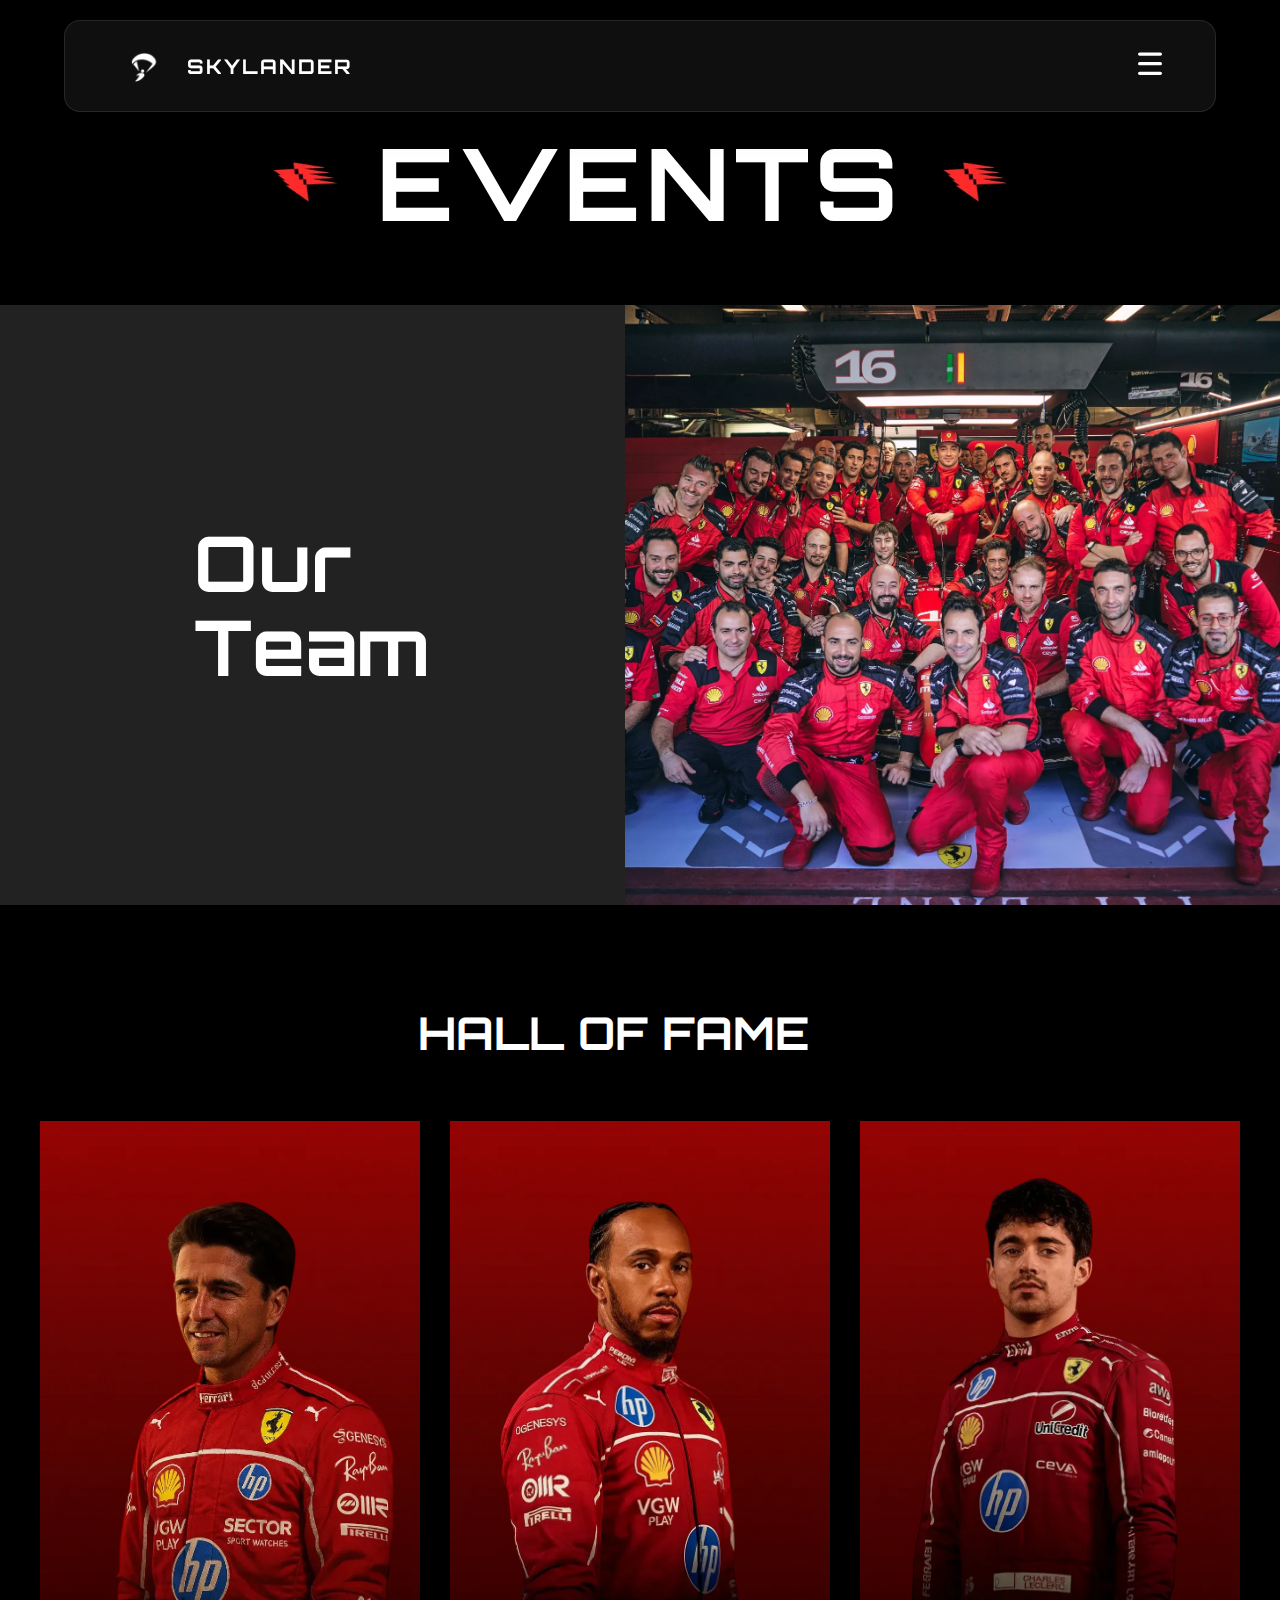
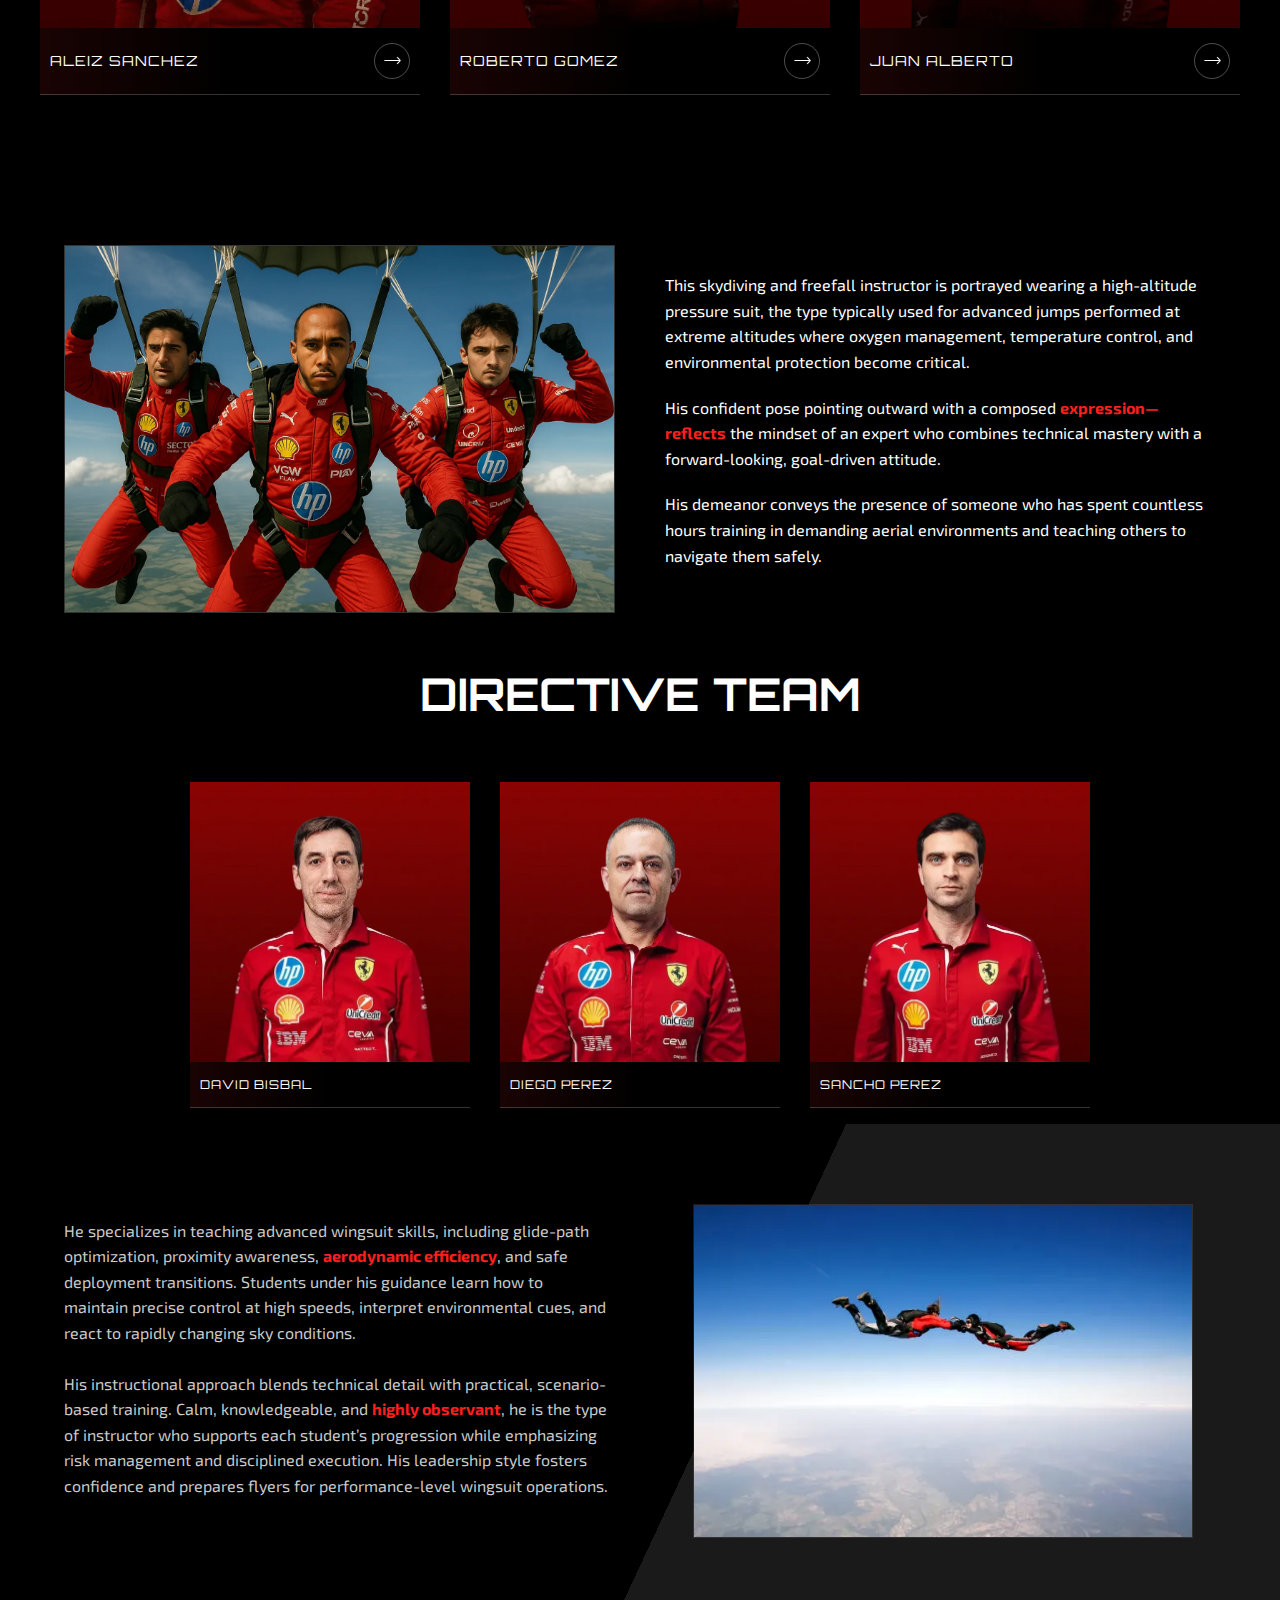
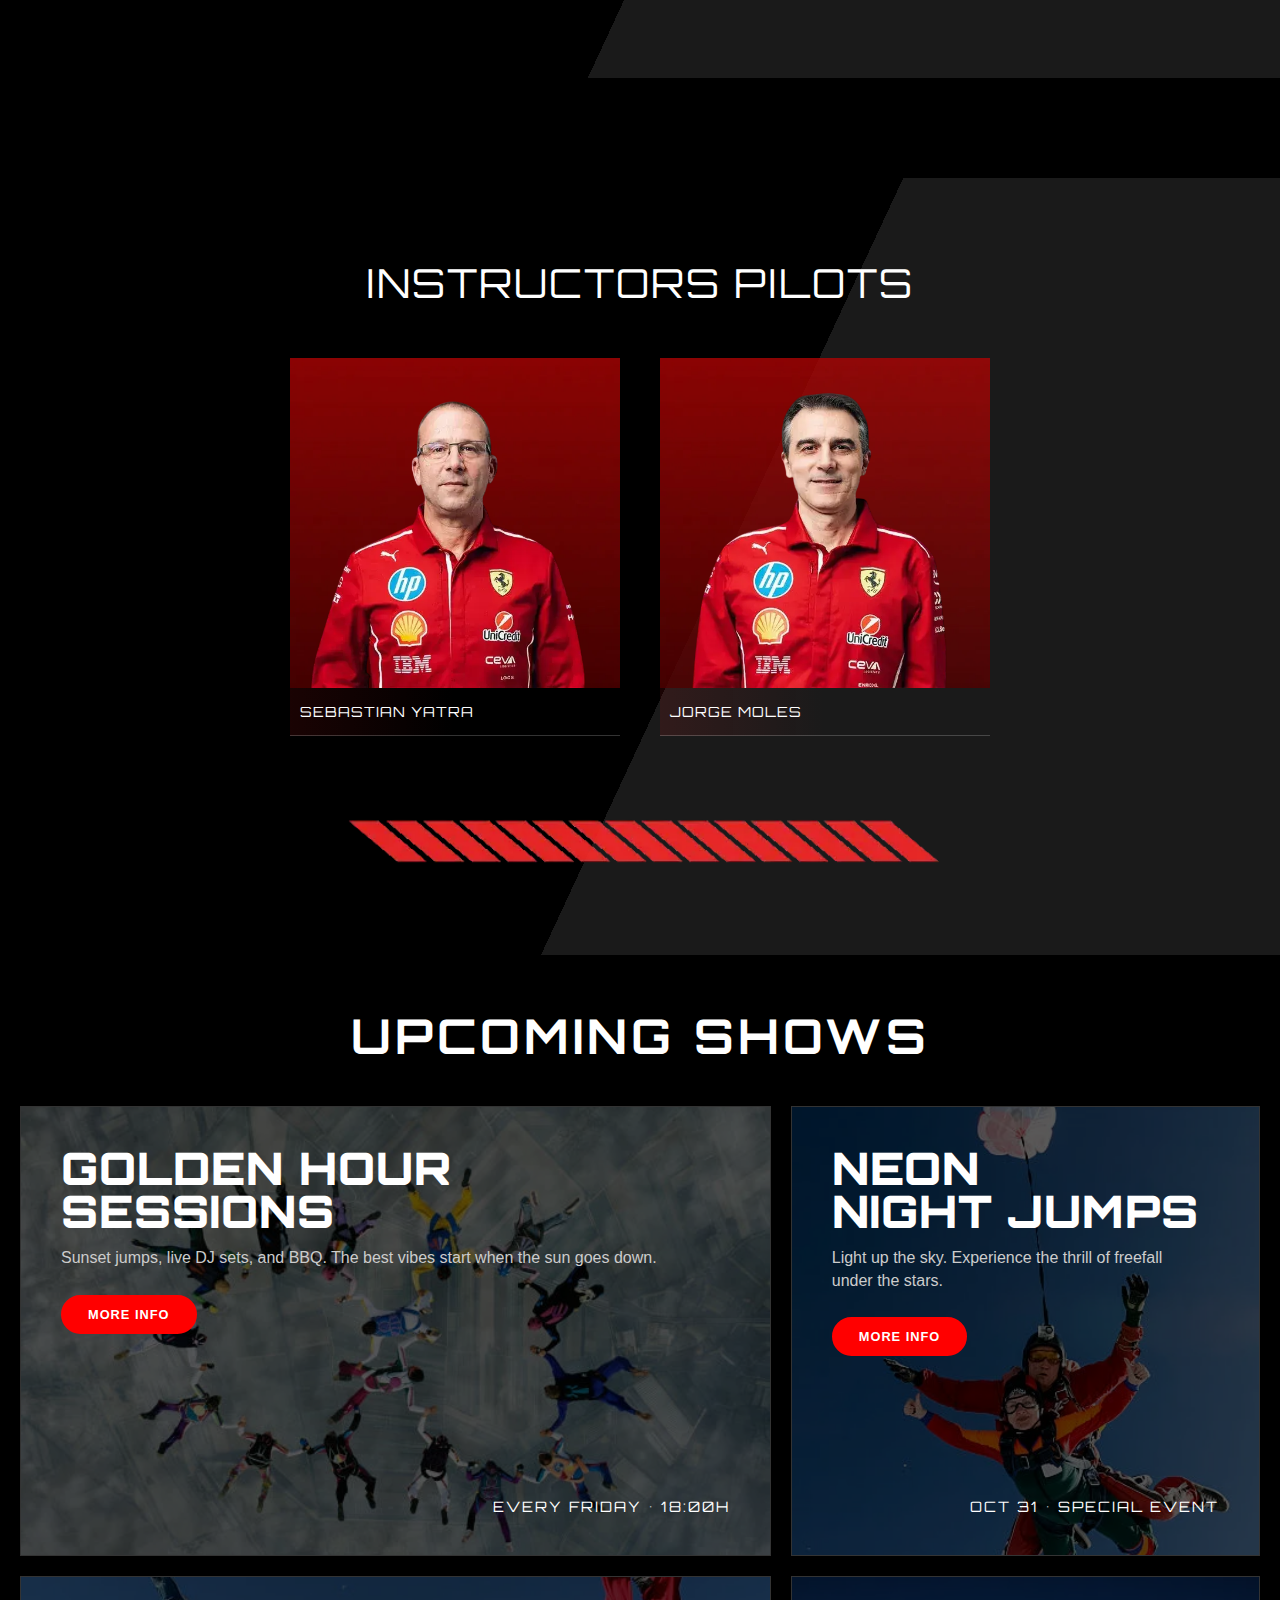
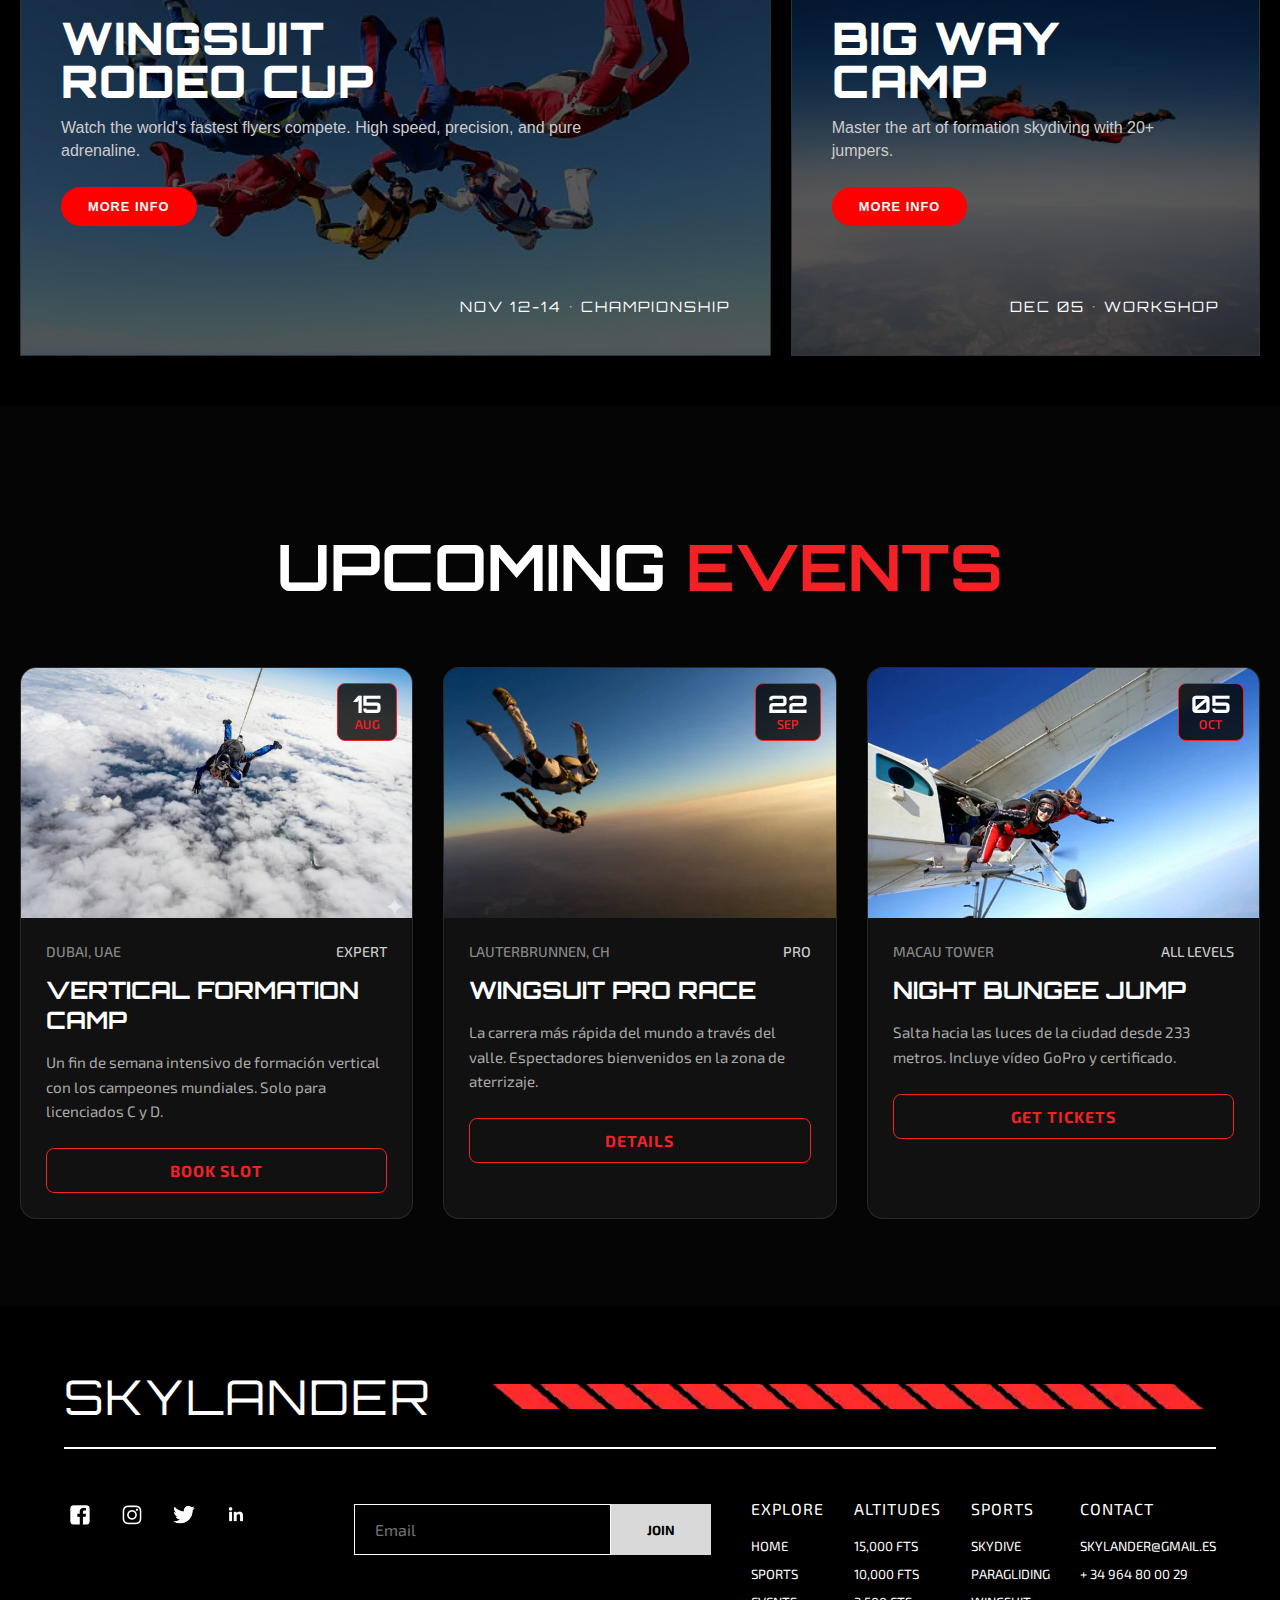
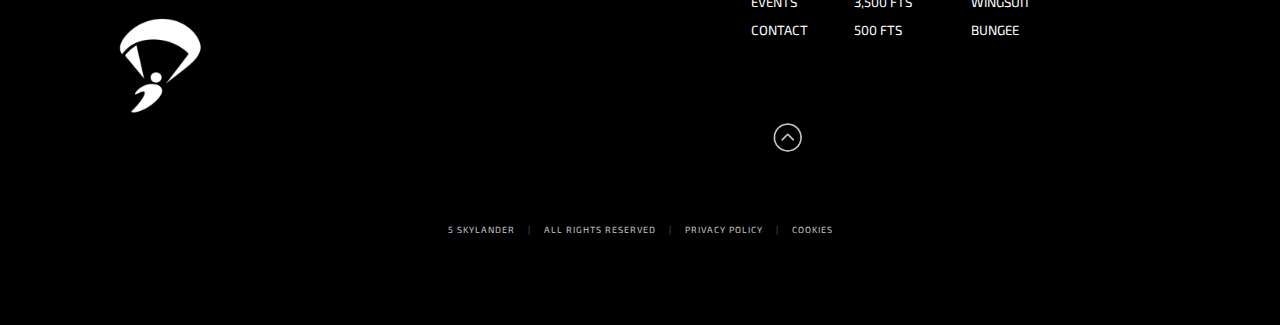
<file: assets/html/events.html>
<!DOCTYPE html>
<html lang="es">

<head>
  <meta charset="UTF-8" />
  <meta name="viewport" content="width=device-width, initial-scale=1.0" />
  <title>Skylander | Events</title>
  <link rel="stylesheet" href="../../styles.css" />
  <link rel="preconnect" href="https://fonts.googleapis.com" />
  <link rel="preconnect" href="https://fonts.gstatic.com" crossorigin />
  <link
    href="https://fonts.googleapis.com/css2?family=Exo+2:wght@100..900&family=Orbitron:wght@400;700;900&display=swap"
    rel="stylesheet" />
</head>

<body class="events-page">
  <header>
    <nav class="site-nav">
      <a href="index.html" class="site-nav-brand">
        <img src="../img/logoblanco_7_11zon.webp" class="site-nav-logo" />
        <div class="brand-text">
          <span class="site-nav-word">SKYLANDER</span>
        </div>
      </a>

      <div class="site-nav-menu">
        <a href="../../index.html" class="nav-link ">HOME</a>
        <a href="../html/sports.html" class="nav-link ">SPORT</a>
        <a href="../html/events.html" class="nav-link btn-highlight">EVENTS</a>
        <a href="../html/contact.html" class="nav-link ">CONTACT</a>
      </div>

      <div class="navcollapse">
        <div id="nav-icon">
          <span></span><span></span><span></span>
          <span></span><span></span><span></span>
        </div>
      </div>
    </nav>

    <div class="menu_mobile">
      <ul class="menu-mobile-nav">
        <li class="item"><a href="../../index.html"><span>HOME</span></a></li>
        <li class="item"><a href="../html/sports.html"><span>SPORTS</span></a></li>
        <li class="item"><a href="../html/events.html"><span>EVENTS</span></a></li>
        <li class="item"><a href="../html/contact.html"><span>CONTACT</span></a></li>
      </ul>
    </div>
  </header>

  <section class="events-hero">
    <div class="hero-wrapper">
      <img src="../img/varevents_32_11zon.webp" class="hero-deco" />
      <h1 class="hero-title">EVENTS</h1>
      <img src="../img/varevents_32_11zon.webp" class="hero-deco deco-flip" />
    </div>
  </section>

  <section class="team-split">
    <div class="team-split-content">
      <h2 class="team-label">
        Our <br />
        Team
      </h2>
    </div>

    <div class="team-split-media">
      <img src="../img/fotoequipo_1_11zon.webp" class="team-photo" />
    </div>
  </section>

  <section class="hall-of-fame">

    <div class="hall-header">
      <h2 class="hall-title">
        HALL OF FAME <span class="title-dash"></span>
      </h2>
    </div>

    <div class="hall-cards">
      <div class="card">
        <div class="card-img-container">
          <img src="../img/degradado.webp" class="card-background" />
          <img src="../img/1.webp" class="card-pilot" />

          <div class="card-info-overlay">
            <p class="info-text">
              Expert in high-altitude jumps.
              <strong>1500+</strong> confirmed jumps.
              Specialist in aerodynamic efficiency.
            </p>
          </div>
        </div>

        <div class="card-footer">
          <span class="card-name">ALEIZ SANCHEZ</span>

          <div class="card-arrow">
            <img src="../img/flechaBlanca.webp">
          </div>
        </div>
      </div>

      <div class="card">
        <div class="card-img-container">
          <img src="../img/degradado.webp" class="card-background" />
          <img src="../img/2.webp" class="card-pilot" />

          <div class="card-info-overlay">
            <p class="info-text">
              Expert in high-altitude jumps.
              <strong>1400+</strong> jumps.
              Specialist in expert pilot.
            </p>
          </div>
        </div>

        <div class="card-footer">
          <span class="card-name">ROBERTO GOMEZ</span>

          <div class="card-arrow">
            <img src="../img/flechaBlanca.webp">
          </div>
        </div>
      </div>

      <div class="card">
        <div class="card-img-container">
          <img src="../img/degradado.webp" class="card-background" />
          <img src="../img/3.webp" class="card-pilot" />

          <div class="card-info-overlay">
            <p class="info-text">
              Expert in high-altitude bungee.
              <strong>567+</strong> confirmed jumps.
              Specialist in deep jump efficiency.
            </p>
          </div>
        </div>

        <div class="card-footer">
          <span class="card-name">JUAN ALBERTO</span>

          <div class="card-arrow">
            <img src="../img/flechaBlanca.webp">
          </div>
        </div>
      </div>
    </div>

    <div class="hall-bio-section">
      <div class="bio-container">
        <div class="bio-image">
          <img src="../img/triple_29_11zon.webp" />
        </div>
        <div class="bio-text">
          <p>
            This skydiving and freefall instructor is portrayed wearing a
            high-altitude pressure suit, the type typically used for advanced
            jumps performed at extreme altitudes where oxygen management,
            temperature control, and environmental protection become critical.
          </p>
          <p>
            His confident pose pointing outward with a composed
            <strong>expression—reflects</strong> the mindset of an expert who combines
            technical mastery with a forward-looking, goal-driven attitude.
          </p>
          <p>
            His demeanor conveys the presence of someone who has spent
            countless hours training in demanding aerial environments and
            teaching others to navigate them safely.
          </p>
        </div>
      </div>
    </div>



    <div class="directive-header">
      <h2 class="hall-title">DIRECTIVE TEAM
      </h2>
    </div>

    <div class="directive-cards">
      <div class="card small-card">
        <div class="card-img-container">
          <img src="../img/degradadoperueño.webp" class="card-background" />
          <img src="../img/4.webp" class="card-pilot" />
        </div>
        <div class="card-footer">
          <span class="card-name">DAVID BISBAL</span>
        </div>
      </div>

      <div class="card small-card">
        <div class="card-img-container">
          <img src="../img/degradadoperueño.webp" class="card-background" />
          <img src="../img/5.webp" class="card-pilot" />
        </div>
        <div class="card-footer">
          <span class="card-name">DIEGO PEREZ</span>
        </div>
      </div>

      <div class="card small-card">
        <div class="card-img-container">
          <img src="../img/degradadoperueño.webp" class="card-background" />
          <img src="../img/6.webp" class="card-pilot" />
        </div>
        <div class="card-footer">
          <span class="card-name">SANCHO PEREZ</span>
        </div>
      </div>
    </div>
    <div class="instructors-section">
      <div class="instructors-container">
        <div class="instructors-text">
          <p>
            He specializes in teaching advanced wingsuit skills, including
            glide-path optimization, proximity awareness, <strong>aerodynamic
            efficiency</strong>, and safe deployment transitions. Students under
            his guidance learn how to maintain precise control at high
            speeds, interpret environmental cues, and react to rapidly
            changing sky conditions.
          </p>
          <p>
            His instructional approach blends technical detail with
            practical, scenario-based training. Calm, knowledgeable, and
            <strong>highly observant</strong>, he is the type of instructor who supports
            each student’s progression while emphasizing risk management
            and disciplined execution. His leadership style fosters
            confidence and prepares flyers for performance-level
            wingsuit operations.
          </p>
        </div>
        <div class="instructors-img">
          <img src="../img/volando_33_11zon.webp">
        </div>
      </div>
    </div>



  </section>
  <section class="instructors-section">



    <div class="instructors-header">
      <h2 class="section-title">INSTRUCTORS PILOTS</h2>
    </div>

    <div class="instructors-cards">
      <div class="card small-card">
        <div class="card-img-container">
          <img src="../img/degradadoperueño.webp" class="card-background">
          <img src="../img/7.webp" class="card-pilot">
        </div>
        <div class="card-footer">
          <span class="card-name">SEBASTIAN YATRA</span>
        </div>
      </div>

      <div class="card small-card">
        <div class="card-img-container">
          <img src="../img/degradadoperueño.webp" class="card-background">
          <img src="../img/8.webp" class="card-pilot">
        </div>
        <div class="card-footer">
          <span class="card-name">JORGE MOLES</span>
        </div>
      </div>
    </div>

    <div class="separator-deco">
      <img src="../img/rebar-Photoroom_17_11zon.webp">
    </div>

  </section>
  <section class="extreme-events">
    <h2 class="main-title">UPCOMING SHOWS</h2>

    <div class="bento-grid">

      <article class="card">
        <img src="..\img\evento1.webp">
        <div class="overlay"></div>
        <div class="content">
          <div class="top-info">
            <h3>GOLDEN HOUR<br>SESSIONS</h3>
            <p>Sunset jumps, live DJ sets, and BBQ. The best vibes start when the sun goes down.</p>
            <a href="#" class="btn-action">More Info</a>
          </div>
          <div class="bottom-info">
            <span class="date">EVERY FRIDAY • 18:00h</span>
          </div>
        </div>
      </article>

      <article class="card">
        <img src="..\img\evento2.webp">
        <div class="overlay"></div>
        <div class="content">
          <div class="top-info">
            <h3>NEON<br>NIGHT JUMPS</h3>
            <p>Light up the sky. Experience the thrill of freefall under the stars.</p>
            <a href="#" class="btn-action">More Info</a>
          </div>
          <div class="bottom-info">
            <span class="date">OCT 31 • SPECIAL EVENT</span>
          </div>
        </div>
      </article>

      <article class="card">
        <img src="..\img\evento3.webp">
        <div class="overlay"></div>
        <div class="content">
          <div class="top-info">
            <h3>WINGSUIT<br>RODEO CUP</h3>
            <p>Watch the world's fastest flyers compete. High speed, precision, and pure adrenaline.</p>
            <a href="#" class="btn-action">More Info</a>
          </div>
          <div class="bottom-info">
            <span class="date">NOV 12-14 • CHAMPIONSHIP</span>
          </div>
        </div>
      </article>

      <article class="card">
        <img src="..\img\evento4.webp">
        <div class="overlay"></div>
        <div class="content">
          <div class="top-info">
            <h3>BIG WAY<br>CAMP</h3>
            <p>Master the art of formation skydiving with 20+ jumpers.</p>
            <a href="#" class="btn-action">More Info</a>
          </div>
          <div class="bottom-info">
            <span class="date">DEC 05 • WORKSHOP</span>
          </div>
        </div>
      </article>

    </div>
  </section>
  <section class="events-section">
    <div class="container">
      <h1 class="section-title">UPCOMING <span>EVENTS</span></h1>

      <div class="events-grid">

        <article class="event-card">
          <div class="card-image">
            <img src="../img/skydive_event.webp">
            <div class="date-badge">
              <span class="day">15</span>
              <span class="month">AUG</span>
            </div>
          </div>
          <div class="card-content">
            <div class="event-meta">
              <span class="location">Dubai, UAE</span>
              <span class="level">Expert</span>
            </div>
            <h3>Vertical Formation Camp</h3>
            <p>Un fin de semana intensivo de formación vertical con los campeones mundiales. Solo para licenciados C y
              D.</p>
            <a href="#" class="btn-event">BOOK SLOT</a>
          </div>
        </article>

        <article class="event-card">
          <div class="card-image">
            <img src="../img/wingsuit_event.webp">
            <div class="date-badge">
              <span class="day">22</span>
              <span class="month">SEP</span>
            </div>
          </div>
          <div class="card-content">
            <div class="event-meta">
              <span class="location">Lauterbrunnen, CH</span>
              <span class="level">Pro</span>
            </div>
            <h3>Wingsuit Pro Race</h3>
            <p>La carrera más rápida del mundo a través del valle. Espectadores bienvenidos en la zona de aterrizaje.
            </p>
            <a href="#" class="btn-event">DETAILS</a>
          </div>
        </article>

        <article class="event-card">
          <div class="card-image">
            <img src="../img/bungee_event.webp">
            <div class="date-badge">
              <span class="day">05</span>
              <span class="month">OCT</span>
            </div>
          </div>
          <div class="card-content">
            <div class="event-meta">
              <span class="location">Macau Tower</span>
              <span class="level">All Levels</span>
            </div>
            <h3>Night Bungee Jump</h3>
            <p>Salta hacia las luces de la ciudad desde 233 metros. Incluye vídeo GoPro y certificado.</p>
            <a href="#" class="btn-event">GET TICKETS</a>
          </div>
        </article>

      </div>
    </div>
  </section>
  <footer class="site-footer">

    <div class="footer-top">
      <h2 class="footer-brand">SKYLANDER</h2>
      <div class="footer-deco">
        <img src="../img/rebar-Photoroom_17_11zon.webp">
      </div>
    </div>

    <div class="footer-line"></div>

    <div class="footer-main">

      <div class="footer-left">
        <div class="footer-social">
          <a href="#"><img src="../img/FacebookBlanco.webp"></a>
          <a href="#"><img src="../img/instaBlanco_3_11zon.webp"></a>
          <a href="#"><img src="../img/xblanco_34_11zon.webp"></a>
          <a href="#"><img src="../img/linkedin_4_11zon.webp"></a>
        </div>

        <div class="footer-logo-container">
          <img src="../img/logoblanco_7_11zon.webp" class="footer-logo">
        </div>
      </div>

      <div class="footer-center">
        <form class="newsletter-form">
          <input type="email" placeholder="Email">
          <button type="submit">JOIN</button>
        </form>
      </div>

      <div class="footer-links">
        <div class="link-col">
          <h4>EXPLORE</h4>
          <ul>
            <li><a href="../../index.html">HOME</a></li>
            <li><a href="../html/sport.html">SPORTS</a></li>
            <li><a href="../html/events.html">EVENTS</a></li>
            <li><a href="../html/contact.html">CONTACT</a></li>
          </ul>
        </div>

        <div class="link-col">
          <h4>ALTITUDES</h4>
          <ul>
            <li>15,000 FTS</li>
            <li>10,000 FTS</li>
            <li>3,500 FTS</li>
            <li>500 FTS</li>
          </ul>
        </div>

        <div class="link-col">
          <h4>SPORTS</h4>
          <ul>
            <li>SKYDIVE</li>
            <li>PARAGLIDING</li>
            <li>WINGSUIT</li>
            <li>BUNGEE</li>
          </ul>
        </div>

        <div class="link-col">
          <h4>CONTACT</h4>
          <ul>
            <li class="lowercase">skylander@gmail.es</li>
            <li>+ 34 964 80 00 29</li>
          </ul>
        </div>
        <div class="footer-bottom">
          <div class="scroll-to-top">
            <a href="#top">
              <img src="../img/flechablanca_11zon.webp" />
            </a>
          </div>
        </div>
      </div>
      <div class="footer-bottom">
        <p>5 skylander <span>|</span> All rights reserved <span>|</span> Privacy policy <span>|</span> Cookies</p>
      </div>

    </div>

  </footer>
  <script src="../js/script.js"></script>
</body>

</html>
</file>
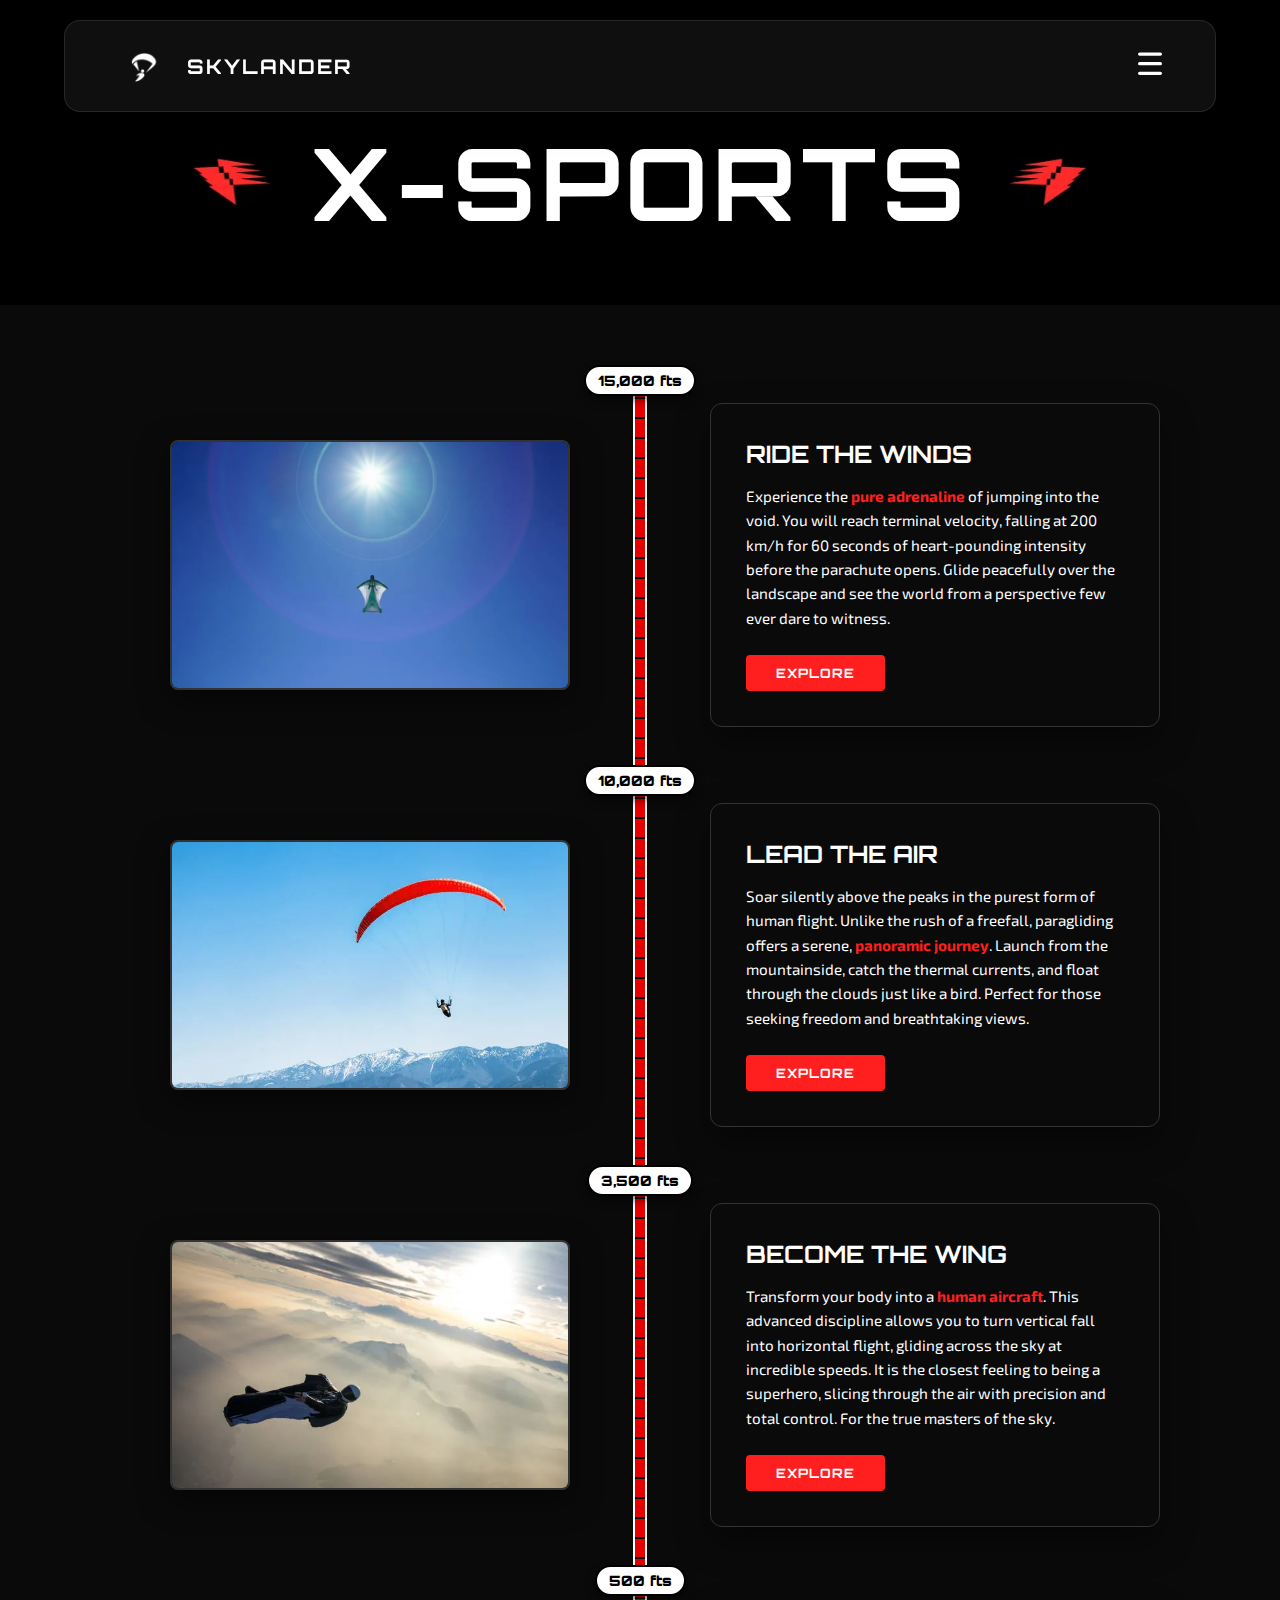
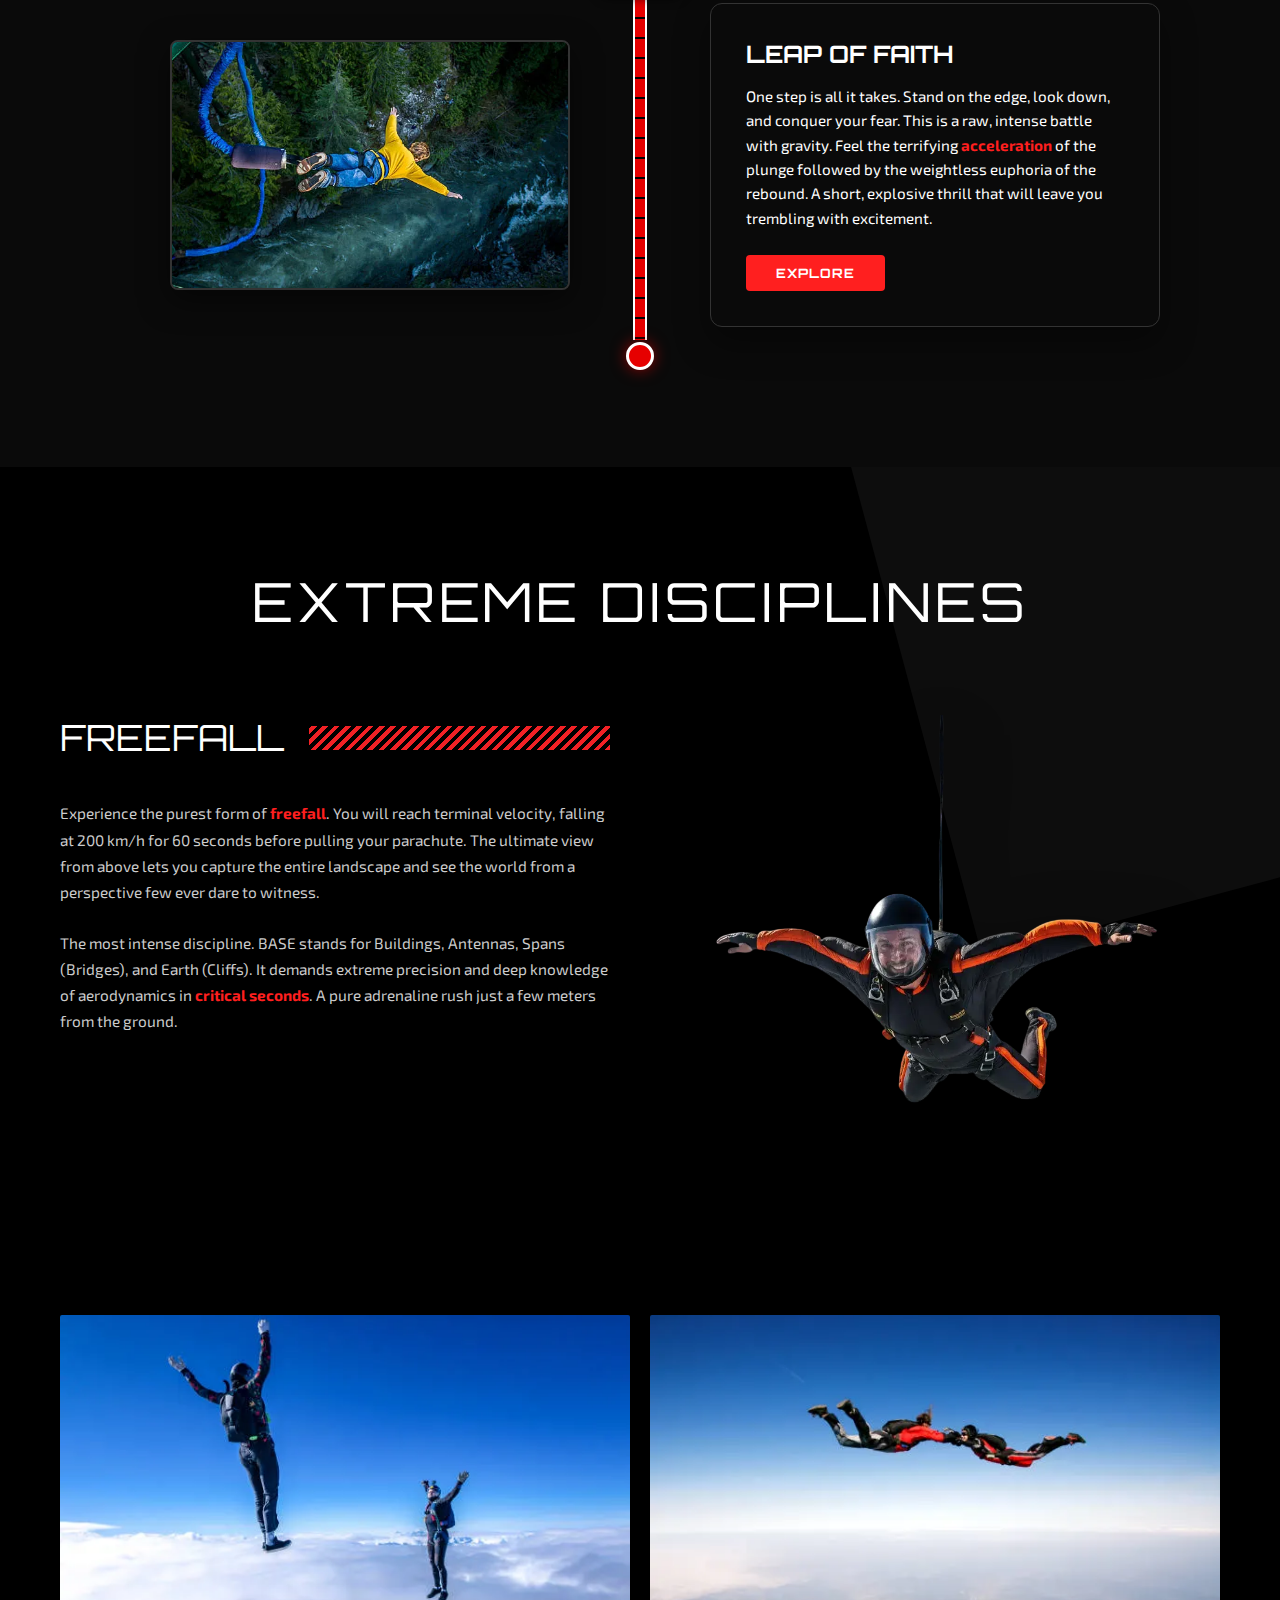
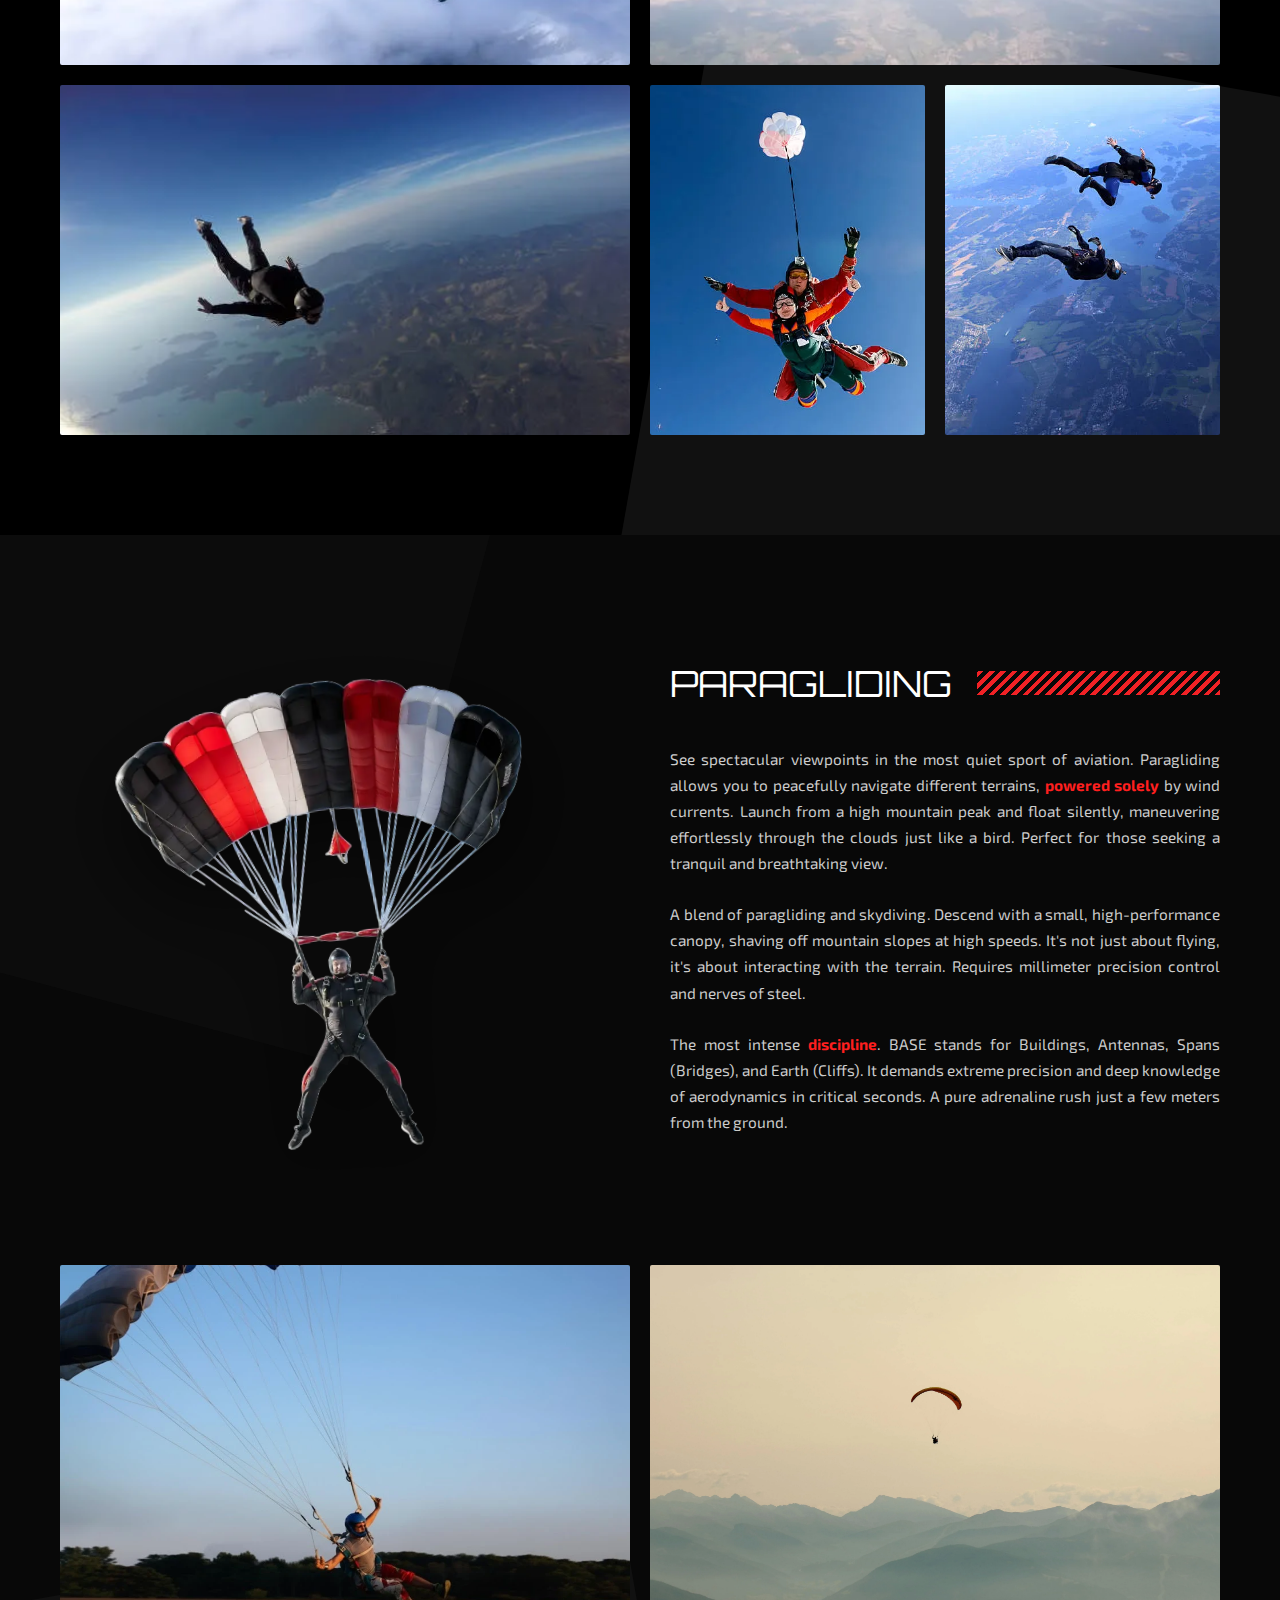
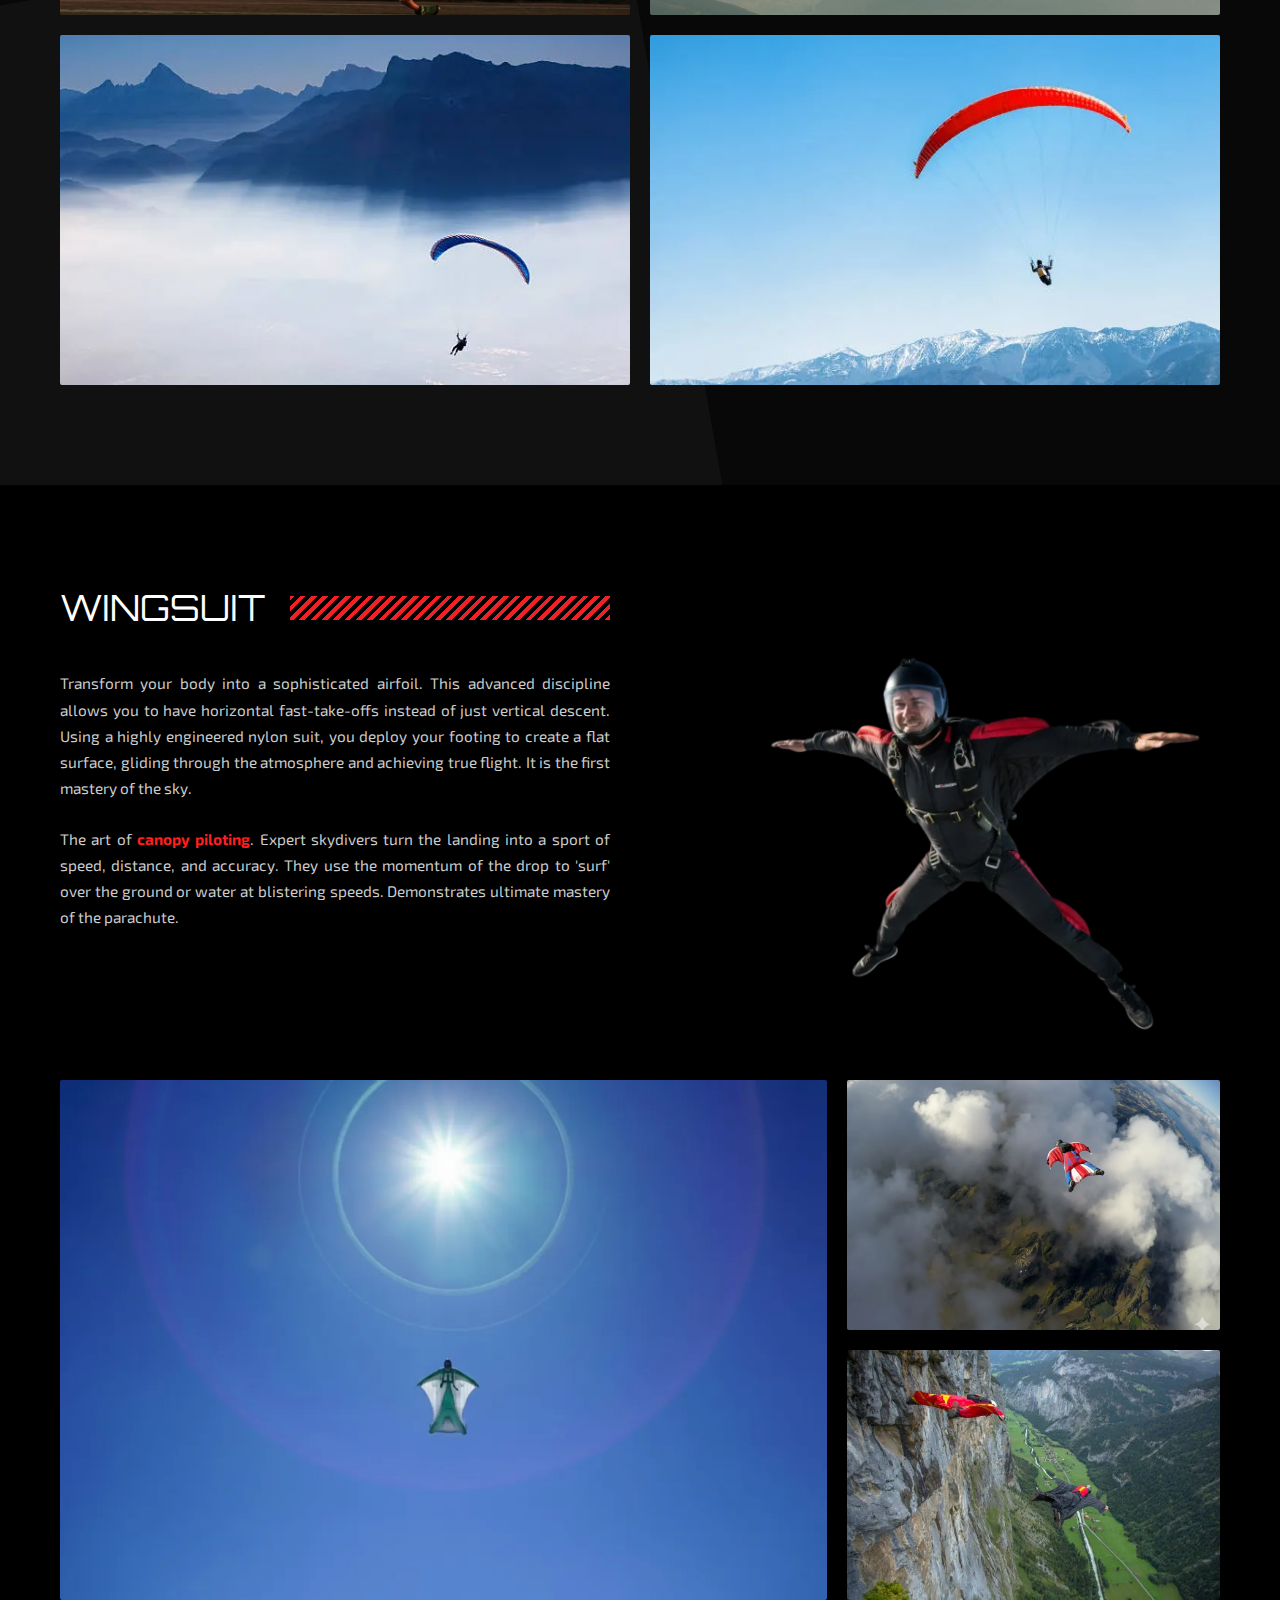
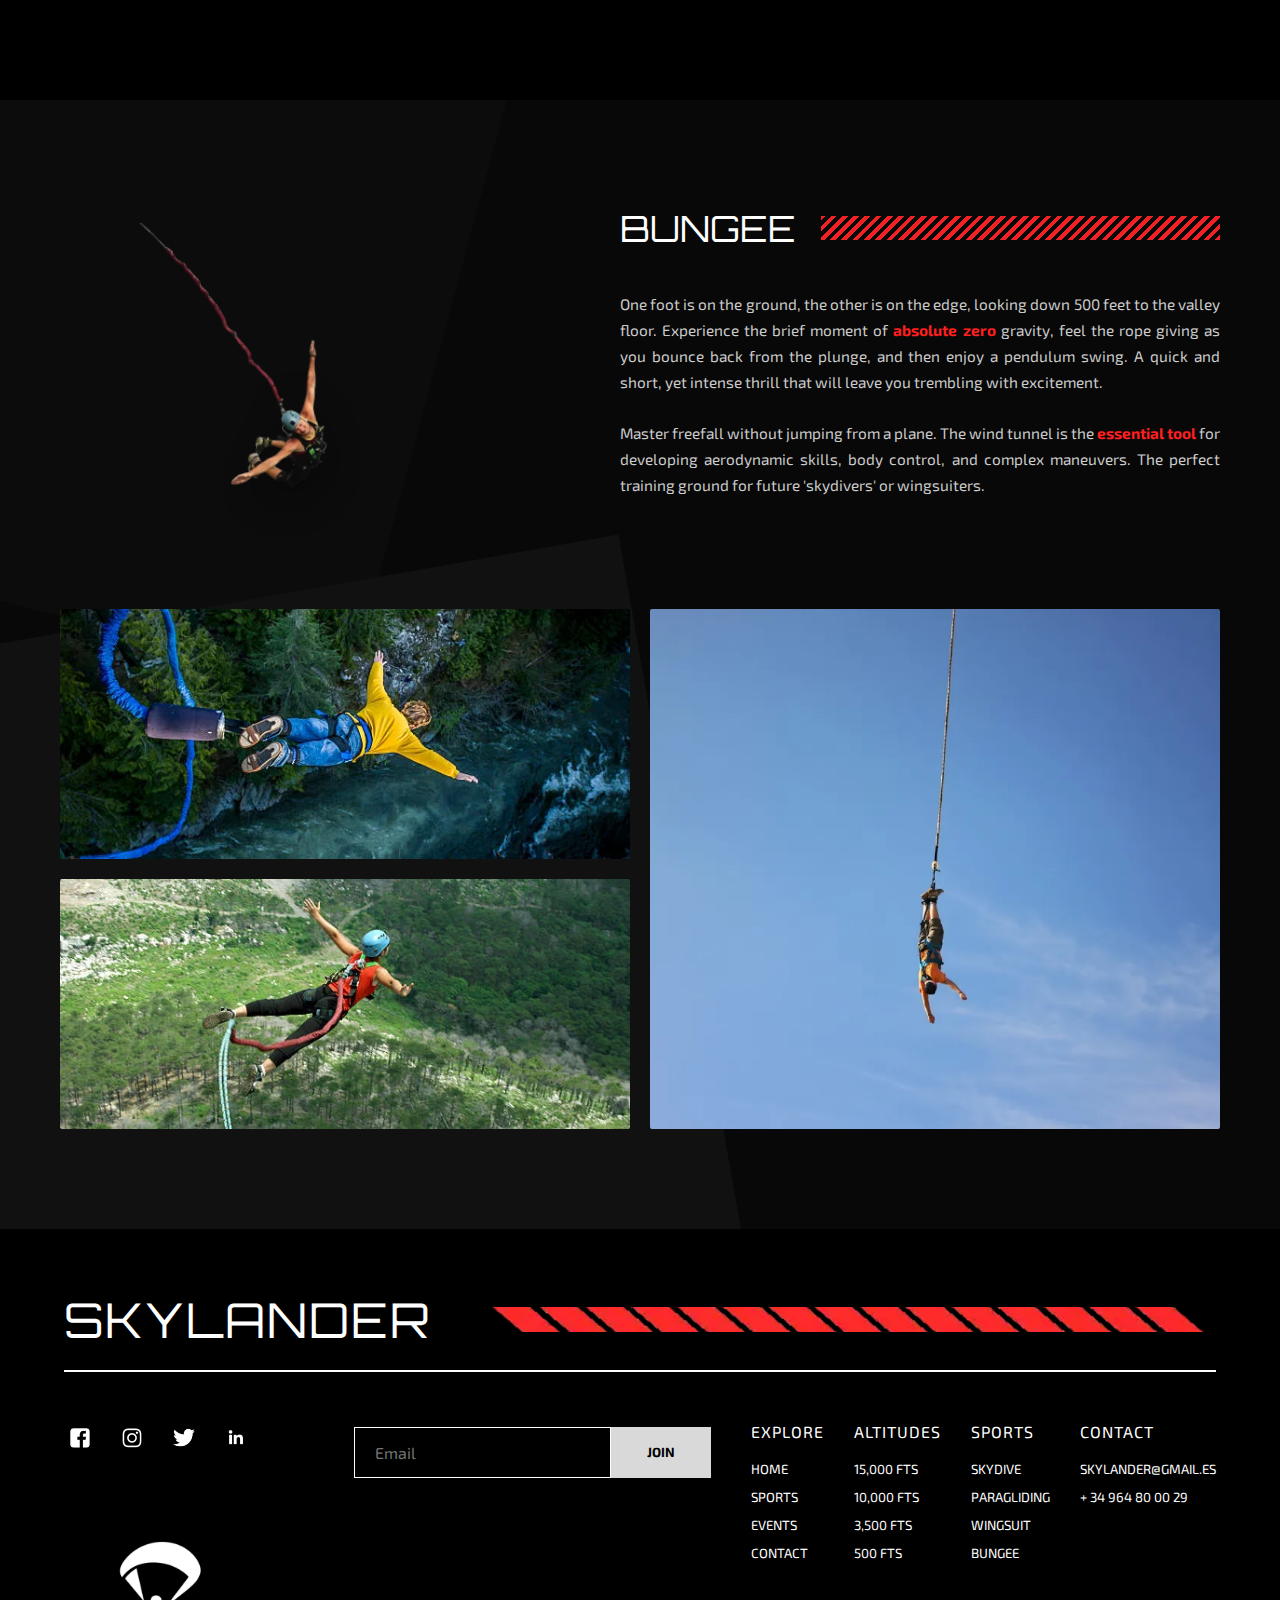
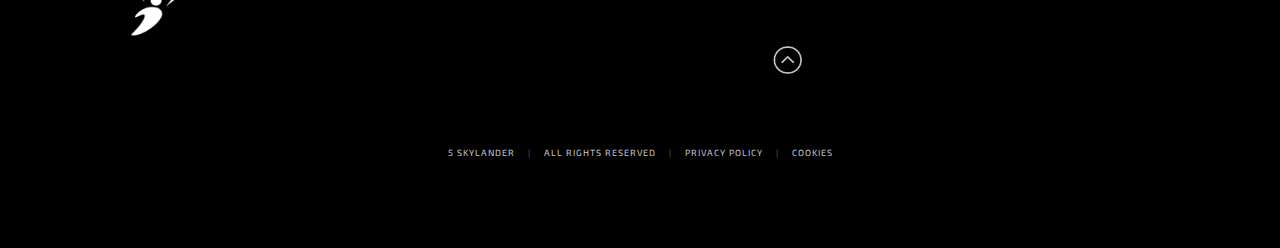
<file: assets/html/sports.html>
<!DOCTYPE html>
<html lang="es">

<head>
  <meta charset="UTF-8" />
  <meta name="viewport" content="width=device-width, initial-scale=1.0" />
  <title>Skylander | Events</title>
  <link rel="stylesheet" href="../../styles.css " />
  <link rel="preconnect" href="https://fonts.googleapis.com" />
  <link rel="preconnect" href="https://fonts.gstatic.com" crossorigin />
  <link
    href="https://fonts.googleapis.com/css2?family=Exo+2:wght@100..900&family=Orbitron:wght@400;700;900&display=swap"
    rel="stylesheet" />
</head>

<body class="sports-page">
  <header>
    <nav class="site-nav">
      <a href="index.html" class="site-nav-brand">
        <img src="../img/logoblanco_7_11zon.webp" class="site-nav-logo" />
        <div class="brand-text">
          <span class="site-nav-word">SKYLANDER</span>
        </div>
      </a>

      <div class="site-nav-menu">
        <a href="../../index.html" class="nav-link">HOME</a>
        <a href="../html/sports.html" class="nav-link btn-highlight">SPORT</a>
        <a href="../html/events.html" class="nav-link">EVENTS</a>
        <a href="../html/contact.html" class="nav-link">CONTACT</a>
      </div>

      <div class="navcollapse">
        <div id="nav-icon">
          <span></span><span></span><span></span>
          <span></span><span></span><span></span>
        </div>
      </div>
    </nav>

    <div class="menu_mobile">
      <ul class="menu-mobile-nav">
        <li class="item"><a href="index.html"><span>HOME</span></a></li>
        <li class="item"><a href="sports.html"><span>SPORTS</span></a></li>
        <li class="item"><a href="events.html"><span>EVENTS</span></a></li>
        <li class="item"><a href="contact.html"><span>CONTACT</span></a></li>
      </ul>
    </div>
  </header>
  <section class="sports-hero">
    <div class="hero-wrapper">
      <img src="../img/varevents_32_11zon.webp" class="hero-deco" />
      <h1 class="hero-title">X-SPORTS</h1>
      <img src="../img/varevents_32_11zon.webp" class="hero-deco deco-flip" />
    </div>
  </section>

  <section class="extreme-timeline">


    <div class="timeline-container">
      <article class="timeline-item">
        <div class="media-content">
          <img src="../img/alas1.webp" />
        </div>

        <div class="timeline-axis">
          <div class="altitude-badge">15,000 fts</div>
          <div class="axis-line"></div>
        </div>

        <div class="text-content">
          <div class="card-box">
            <h3>RIDE THE WINDS</h3>
            <p>
              Experience the <strong>pure adrenaline</strong> of jumping into the void. You will reach terminal velocity, falling at 200
              km/h for 60 seconds of heart-pounding intensity before the parachute opens. Glide peacefully over the
              landscape and see the world from a perspective few ever dare to witness.
            </p>
            <a href="#" class="btn-explore">EXPLORE</a>
          </div>
        </div>
      </article>

      <article class="timeline-item">
        <div class="media-content">
          <img src="../img/alti2.webp" />
        </div>

        <div class="timeline-axis">
          <div class="altitude-badge">10,000 fts</div>
          <div class="axis-line"></div>
        </div>

        <div class="text-content">
          <div class="card-box">
            <h3>LEAD THE AIR</h3>
            <p>
              Soar silently above the peaks in the purest form of human flight. Unlike the rush of a freefall,
              paragliding offers a serene, <strong>panoramic journey</strong>. Launch from the mountainside, catch the thermal currents,
              and float through the clouds just like a bird. Perfect for those seeking freedom and breathtaking views.
            </p>
            <a href="#" class="btn-explore">EXPLORE</a>
          </div>
        </div>
      </article>

      <article class="timeline-item">
        <div class="media-content">
          <img src="../img/alti3.webp" />
        </div>

        <div class="timeline-axis">
          <div class="altitude-badge">3,500 fts</div>
          <div class="axis-line"></div>
        </div>

        <div class="text-content">
          <div class="card-box">
            <h3>BECOME THE WING</h3>
            <p>
              Transform your body into a <strong>human aircraft</strong>. This advanced discipline allows you to turn vertical fall into
              horizontal flight, gliding across the sky at incredible speeds. It is the closest feeling to being a
              superhero, slicing through the air with precision and total control. For the true masters of the sky.
            </p>
            <a href="#" class="btn-explore">EXPLORE</a>
          </div>
        </div>
      </article>

      <article class="timeline-item">
        <div class="media-content">
          <img src="../img/alti4.webp" />
        </div>

        <div class="timeline-axis">
          <div class="altitude-badge">500 fts</div>
          <div class="axis-line"></div>
          <div class="axis-dot"></div>
        </div>

        <div class="text-content">
          <div class="card-box">
            <h3>LEAP OF FAITH</h3>
            <p>
              One step is all it takes. Stand on the edge, look down, and conquer your fear. This is a raw, intense
              battle with gravity. Feel the terrifying <strong>acceleration</strong> of the plunge followed by the weightless euphoria of
              the rebound. A short, explosive thrill that will leave you trembling with excitement.
            </p>
            <a href="#" class="btn-explore">EXPLORE</a>
          </div>
        </div>
      </article>
    </div>
  </section>
  <section class="extreme-disciplines-section">

    <div class="background-shape background-shape--top"></div>
    <div class="background-shape background-shape--bottom"></div>

    <div class="container-limited">
      <h2 class="section-title">EXTREME DISCIPLINES</h2>

      <div class="top-content">
        <div class="text-block">
          <h3 class="subtitle">
            FREEFALL
            <span class="red-bar-deco"></span>
          </h3>
          <p>
            Experience the purest form of <strong>freefall</strong>. You will reach terminal velocity, falling at 200 km/h for 60 seconds
            before pulling your parachute. The ultimate view from above lets you capture the entire landscape and see
            the world from a perspective few ever dare to witness.
          </p>
          <p>
            The most intense discipline. BASE stands for Buildings, Antennas, Spans (Bridges), and Earth (Cliffs). It
            demands extreme precision and deep knowledge of aerodynamics in <strong>critical seconds</strong>. A pure adrenaline rush
            just a few meters from the ground.
          </p>
        </div>

        <div class="main-feature-image">
          <img src="../img/sinfondo (2)_18_11zon.webp">
        </div>
      </div>

      <div class="gallery-mosaic">
        <div class="gallery-item grid-pos-1">
          <img src="../img/2caen.webp">
        </div>
        <div class="gallery-item grid-pos-2">
          <img src="../img/2caen2.webp">
        </div>

        <div class="gallery-item grid-pos-3">
          <img src="../img/cae1.webp">
        </div>
        <div class="gallery-item grid-pos-4">
          <img src="../img/evento2.webp">
        </div>
        <div class="gallery-item grid-pos-5">
          <img src="../img/2caen3.webp">
        </div>
      </div>
    </div>
  </section>
  <section class="paragliding-section alternate-layout">

    <div class="background-shape background-shape--top-alt"></div>
    <div class="background-shape background-shape--bottom-alt"></div>

    <div class="container-limited">

      <div class="top-content-alt">

        <div class="main-feature-image left-pos">
          <img src="../img/sinfondo (3)_19_11zon.webp">
        </div>

        <div class="text-block right-pos">
          <h3 class="subtitle">
            PARAGLIDING
            <span class="red-bar-deco"></span>
          </h3>
          <p>
            See spectacular viewpoints in the most quiet sport of aviation. Paragliding allows you to peacefully
            navigate different terrains, <strong>powered solely</strong> by wind currents. Launch from a high mountain peak and float
            silently, maneuvering effortlessly through the clouds just like a bird. Perfect for those seeking a tranquil
            and breathtaking view.
          </p>
          <p>
            A blend of paragliding and skydiving. Descend with a small, high-performance canopy, shaving off mountain
            slopes at high speeds. It's not just about flying, it's about interacting with the terrain. Requires
            millimeter precision control and nerves of steel.
          </p>
          <p>
            The most intense <strong>discipline</strong>. BASE stands for Buildings, Antennas, Spans (Bridges), and Earth (Cliffs). It
            demands extreme precision and deep knowledge of aerodynamics in critical seconds. A pure adrenaline rush
            just a few meters from the ground.
          </p>
        </div>
      </div>

      <div class="gallery-grid-2x2">
        <div class="gallery-item">
          <img src="../img/para1.webp">
        </div>
        <div class="gallery-item">
          <img src="../img/para2_12_11zon.webp">
        </div>
        <div class="gallery-item">
          <img src="../img/para3_13_11zon.webp">
        </div>
        <div class="gallery-item">
          <img src="../img/para4_14_11zon.webp">
        </div>
      </div>

    </div>
  </section>


  <section class="wingsuit-section">

    <div class="background-shape background-shape--top"></div>
    <div class="background-shape background-shape--bottom"></div>

    <div class="container-limited">

      <div class="top-content extended-margin">

        <div class="text-block">
          <h3 class="subtitle">
            WINGSUIT
            <span class="red-bar-deco"></span>
          </h3>
          <p>
            Transform your body into a sophisticated airfoil. This advanced discipline allows you to have horizontal
            fast-take-offs instead of just vertical descent. Using a highly engineered nylon suit, you deploy your
            footing to create a flat surface, gliding through the atmosphere and achieving true flight. It is the first
            mastery of the sky.
          </p>
          <p>
            The art of <strong>canopy piloting</strong>. Expert skydivers turn the landing into a sport of speed, distance, and accuracy.
            They use the momentum of the drop to 'surf' over the ground or water at blistering speeds. Demonstrates
            ultimate mastery of the parachute.
          </p>
        </div>

        <div class="main-feature-image">
          <img src="../img/sinfondo (4)_20_11zon.webp">
        </div>
      </div>

      <div class="gallery-grid-3-mosaic">
        <div class="gallery-item grid-pos-big-left">
          <img src="../img/alas1.webp">
        </div>
        <div class="gallery-item grid-pos-top-right">
          <img src="../img/alas2.webp">
        </div>
        <div class="gallery-item grid-pos-bottom-right">
          <img src="../img/alas3.webp">
        </div>
      </div>

    </div>
  </section>
  <section class="bungee-section">

    <div class="background-shape background-shape--top-alt"></div>
    <div class="background-shape background-shape--bottom-alt"></div>

    <div class="container-limited">

      <div class="top-content-bungee">

        <div class="main-feature-image left-pos">
          <img src="../img/sinfondo (5)_21_11zon.webp">
        </div>

        <div class="text-block right-pos">
          <h3 class="subtitle">
            BUNGEE
            <span class="red-bar-deco"></span>
          </h3>
          <p>
            One foot is on the ground, the other is on the edge, looking down 500 feet to the valley floor. Experience
            the brief moment of <strong>absolute zero</strong> gravity, feel the rope giving as you bounce back from the plunge, and then
            enjoy a pendulum swing. A quick and short, yet intense thrill that will leave you trembling with excitement.
          </p>
          <p>
            Master freefall without jumping from a plane. The wind tunnel is the <strong>essential tool</strong> for developing
            aerodynamic skills, body control, and complex maneuvers. The perfect training ground for future 'skydivers'
            or wingsuiters.
          </p>
        </div>
      </div>

      <div class="gallery-grid-bungee">
        <div class="gallery-item item-top-left">
          <img src="../img/cae2.webp">
        </div>
        <div class="gallery-item item-bottom-left">
          <img src="../img/cae3.webp">
        </div>
        <div class="gallery-item item-tall-right">
          <img src="../img/cae.webp">
        </div>
      </div>

    </div>
  </section>
  <footer class="site-footer">

    <div class="footer-top">
      <h2 class="footer-brand">SKYLANDER</h2>
      <div class="footer-deco">
        <img src="../img/rebar-Photoroom_17_11zon.webp">
      </div>
    </div>

    <div class="footer-line"></div>

    <div class="footer-main">

      <div class="footer-left">
        <div class="footer-social">
          <a href="#"><img src="../img/FacebookBlanco.webp"></a>
          <a href="#"><img src="../img/instaBlanco_3_11zon.webp"></a>
          <a href="#"><img src="../img/xblanco_34_11zon.webp"></a>
          <a href="#"><img src="../img/linkedin_4_11zon.webp"></a>
        </div>

        <div class="footer-logo-container">
          <img src="../img/logoblanco_7_11zon.webp" class="footer-logo">
        </div>
      </div>

      <div class="footer-center">
        <form class="newsletter-form">
          <input type="email" placeholder="Email">
          <button type="submit">JOIN</button>
        </form>
      </div>

      <div class="footer-links">
        <div class="link-col">
          <h4>EXPLORE</h4>
          <ul>
            <li><a href="../../index.html">HOME</a></li>
            <li><a href="../html/sport.html">SPORTS</a></li>
            <li><a href="../html/events.html">EVENTS</a></li>
            <li><a href="../html/contact.html">CONTACT</a></li>
          </ul>
        </div>

        <div class="link-col">
          <h4>ALTITUDES</h4>
          <ul>
            <li>15,000 FTS</li>
            <li>10,000 FTS</li>
            <li>3,500 FTS</li>
            <li>500 FTS</li>
          </ul>
        </div>

        <div class="link-col">
          <h4>SPORTS</h4>
          <ul>
            <li>SKYDIVE</li>
            <li>PARAGLIDING</li>
            <li>WINGSUIT</li>
            <li>BUNGEE</li>
          </ul>
        </div>

        <div class="link-col">
          <h4>CONTACT</h4>
          <ul>
            <li class="lowercase">skylander@gmail.es</li>
            <li>+ 34 964 80 00 29</li>
          </ul>
        </div>
        <div class="footer-bottom">
          <div class="scroll-to-top">
            <a href="#top">
              <img src="../img/flechablanca_11zon.webp" />
            </a>
          </div>
        </div>
      </div>
      <div class="footer-bottom">
        <p>5 skylander <span>|</span> All rights reserved <span>|</span> Privacy policy <span>|</span> Cookies</p>
      </div>
    </div>

  </footer>
  <script src="../js/script.js"></script>

</body>

</html>
</file>
<file: styles.css>
:root {
    --font-titles: "Orbitron", sans-serif;
    --font-body: "Exo 2", sans-serif;
    --primary-red: #ff1f1f;
    --background-black: #000000;
}

* {
    padding: 0;
    margin: 0;
    box-sizing: border-box;
}

html {
    scroll-behavior: smooth;
}

body {
    margin: 0;
    padding: 0;
    font-family: var(--font-body);
    background-color: var(--background-black);
    overflow-x: hidden;
    height: 100vh;
}

p{
    strong{
        color: var(--primary-red);
        font-weight: 700;
    }
}

.site-nav {
    width: 90%;
    max-width: 1400px;
    padding: 15px 50px;
    border-radius: 16px;
    background: rgba(20, 20, 20, 0.75);
    backdrop-filter: blur(12px);
    border: 1px solid rgba(255, 255, 255, 0.1);
    box-shadow: 0 10px 30px rgba(0, 0, 0, 0.5);

    display: flex;
    justify-content: space-between;
    align-items: center;
    z-index: 1000;

    position: fixed;
    top: 20px;   
    left: 50%;       
    transform: translateX(-50%); 
    margin: 0;      

    .site-nav-brand {
        display: flex;
        align-items: center;
        gap: 12px;
        text-decoration: none;
        position: relative;
        z-index: 1001;

        img.site-nav-logo {
            height: 60px;
            width: auto;
        }

        .brand-text .site-nav-word {
            font-family: var(--font-titles);
            font-weight: 700;
            font-size: clamp(1rem, 0.9rem + 0.5vw, 1.25rem);
            color: #fff;
            letter-spacing: 2px;
            text-transform: uppercase;
        }
    }

    .site-nav-menu {
        display: flex;
        gap: 10px;
        align-items: center;

        .nav-link {
            font-family: var(--font-titles);
            font-size: clamp(0.75rem, 0.7rem + 0.2vw, 0.8125rem);
            font-weight: 500;
            color: #ccc;
            text-decoration: none;
            padding: 10px 20px;
            border-radius: 8px;
            transition: all 0.3s ease;
            letter-spacing: 1px;

            &:hover {
                color: #fff;
                background: rgba(255, 255, 255, 0.05);
            }

            &.btn-highlight {
                background-color: #f12125;
                color: #fff;
                font-weight: 700;
                border: 1px solid #f12125;
                box-shadow: 0 4px 15px rgba(241, 33, 37, 0.4);

                &:hover {
                    background-color: #ff3b3f;
                    transform: translateY(-2px);
                    box-shadow: 0 6px 20px rgba(241, 33, 37, 0.6);
                }
            }
        }
    }

    .navcollapse {
        display: none;
        overflow: hidden;
        z-index: 1001;
        margin-right: 0;

        #nav-icon {
            width: 30px;
            height: 35px;
            position: relative;
            cursor: pointer;
            margin: 0 auto;
            transform: scale(0.8);

            span {
                display: block;
                position: absolute;
                width: 50%;
                height: 4px;
                background: white;
                transition: all 0.3s ease;

                &:nth-child(odd) {
                    left: 0;
                    border-radius: 8px 0 0 8px;
                }

                &:nth-child(even) {
                    left: 50%;
                    border-radius: 0 8px 8px 0;
                }

                &:nth-child(1),
                &:nth-child(2) {
                    top: 0;
                }

                &:nth-child(3),
                &:nth-child(4) {
                    top: 12px;
                }

                &:nth-child(5),
                &:nth-child(6) {
                    top: 24px;
                }
            }

            &.open {
                span {
                    background: var(--primary-red);
                }

                span:nth-child(1),
                span:nth-child(6) {
                    transform: rotate(45deg);
                }

                span:nth-child(2),
                span:nth-child(5) {
                    transform: rotate(-45deg);
                }

                span:nth-child(1) {
                    left: 3px;
                    top: 7px;
                }

                span:nth-child(2) {
                    top: 7px;
                    right: 7px;
                    left: auto;
                }

                span:nth-child(3) {
                    transform: translateX(-50px);
                    opacity: 0;
                }

                span:nth-child(4) {
                    transform: translateX(50px);
                    opacity: 0;
                }

                span:nth-child(5) {
                    left: 3px;
                    top: 18px;
                }

                span:nth-child(6) {
                    top: 18px;
                    right: 7px;
                    left: auto;
                }
            }
        }
    }
}

.menu_mobile {
    position: fixed;
    top: 0;
    left: 0;
    width: 100%;
    height: 100vh;
    background: black;
    z-index: 900;
    display: flex;
    flex-direction: column;
    justify-content: center;
    align-items: center;
    opacity: 0;
    visibility: hidden;
    transition: all 0.4s ease;

    &.menu-open {
        opacity: 1;
        visibility: visible;
        background: rgba(0, 0, 0, 0.95);
        backdrop-filter: blur(10px);
    }

    .menu-mobile-nav {
        list-style: none;
        padding: 0;
        text-align: center;

        .item {
            margin: 25px 0;
            overflow: hidden;

            a {
                text-decoration: none;
                color: white;
                font-family: var(--font-titles);
                font-size: clamp(2rem, 1.8rem + 1vw, 2.5rem);
                font-weight: 700;
                display: block;
                text-transform: uppercase;
                letter-spacing: 2px;
                transition: color 0.3s;

                span {
                    display: block;
                }

                &:hover {
                    color: var(--primary-red);
                    transform: scale(1.1);
                }
            }
        }
    }
}

/*HOME */
.home-page {
    .home-hero {
        position: relative;
        width: 100%;
        height: 100vh;
        overflow: hidden;
        background-color: #000;

        .hero-layer {
            position: absolute;
            top: 0;
            left: 0;
            width: 100%;
            height: 100%;
            pointer-events: none;
            display: flex;
            justify-content: center;
            align-items: center;

            &.layer-background {
                z-index: 1;

                img {
                    width: 100%;
                    height: 100%;
                    object-fit: cover;
                }
            }

            &.layer-text-back {
                z-index: 2;
            }

            &.layer-image {
                z-index: 3;

                img {
                    width: 100%;
                    max-width: 2000px;
                    height: auto;
                    object-fit: contain;
                }
            }

            &.layer-text-front {
                z-index: 4;
            }

            &.layer-ui {
                z-index: 10;
                pointer-events: auto;

                .btn-explore {
                    position: absolute;
                    bottom: 30%;
                    left: 50%;
                    transform: translateX(-50%);
                }
            }
        }

        .giant-text {
            font-family: var(--font-titles);
            font-weight: 900;
            margin: 0;
            font-size: clamp(3.75rem, -0.75rem + 15vw, 11rem);
            line-height: 0.8;
            letter-spacing: -3px;
            text-transform: uppercase;
            text-align: center;

            &.filled {
                color: var(--primary-red);
                filter: drop-shadow(0 10px 20px rgba(0, 0, 0, 0.5));
            }

            &.outline {
                color: transparent;
                -webkit-text-stroke: 2px var(--primary-red);
                stroke: var(--primary-red);
            }
        }

        .hero-subtitle {
            position: absolute;
            bottom: 35%;
            right: 10%;
            font-family: var(--font-titles);
            color: var(--primary-red);
            letter-spacing: 6px;
            font-size: clamp(0.9rem, 0.8rem + 0.25vw, 1rem);
            text-transform: uppercase;
            margin: 0;
            text-shadow: 0 2px 10px rgba(0, 0, 0, 0.8);
        }

        .btn-explore {
            background-color: var(--primary-red);
            color: white;
            text-decoration: none;
            padding: 15px 45px;
            border-radius: 50px;
            font-family: var(--font-titles);
            font-weight: 700;
            font-size: clamp(0.9rem, 0.8rem + 0.25vw, 1rem);
            box-shadow: 0 10px 30px rgba(255, 31, 31, 0.4);
            transition: all 0.3s ease;
            letter-spacing: 2px;

            &:hover {
                background-color: white;
                color: var(--primary-red);
                box-shadow: 0 15px 40px rgba(255, 255, 255, 0.4);
            }
        }
    }

    .mountain-section {
        background-color: var(--background-black);
        padding: 80px 0;
        text-align: center;

        .section-title {
            font-family: var(--font-titles);
            font-size: clamp(2rem, 1.5rem + 2.5vw, 3rem);
            color: white;
            margin-bottom: 50px;
            letter-spacing: 5px;
        }

        .accordion-container {
            display: flex;
            width: 90%;
            max-width: 1200px;
            margin: 0 auto;
            height: 500px;
            gap: 15px;

            .accordion-card {
                position: relative;
                flex: 1;
                overflow: hidden;
                cursor: pointer;
                transition: flex 0.8s cubic-bezier(0.25, 0.8, 0.25, 1);

                &:hover {
                    flex: 4;

                    .card-img {
                        transform: scale(1.05);
                    }

                    .card-content {
                        opacity: 1;
                        transform: translateY(0);
                    }

                    .card-overlay {
                        opacity: 0.7;
                    }
                }

                .card-img {
                    position: absolute;
                    top: 0;
                    left: 0;
                    width: 100%;
                    height: 100%;
                    object-fit: cover;
                    z-index: 1;
                    transition: transform 0.8s ease;
                }

                .card-overlay {
                    position: absolute;
                    top: 0;
                    left: 0;
                    width: 100%;
                    height: 100%;
                    background: linear-gradient(to top, rgba(0, 0, 0, 0.9) 0%, transparent 60%);
                    z-index: 2;
                    opacity: 0.3;
                    transition: opacity 0.4s;
                }

                .card-content {
                    position: absolute;
                    bottom: 40px;
                    left: 40px;
                    z-index: 3;
                    text-align: left;
                    opacity: 0;
                    transform: translateY(30px);
                    transition: all 0.5s ease 0.1s;

                    h3 {
                        font-family: var(--font-titles);
                        font-size: clamp(1.5rem, 1rem + 2.5vw, 2.5rem);
                        margin: 0;
                        text-transform: uppercase;
                        color: white;
                    }

                    p {
                        font-family: var(--font-body);
                        color: var(--primary-red);
                        margin: 5px 0 20px 0;
                        font-weight: 700;
                        letter-spacing: 3px;
                    }

                    .card-btn {
                        display: inline-block;
                        text-decoration: none;
                        color: white;
                        font-family: var(--font-titles);
                        font-weight: 700;
                        padding: 10px 25px;
                        border: 2px solid var(--primary-red);
                        border-radius: 30px;
                        transition: all 0.3s ease;

                        &:hover {
                            background-color: var(--primary-red);
                            box-shadow: 0 0 15px rgba(255, 31, 31, 0.5);
                        }
                    }
                }
            }
        }
    }

    .gear-section {
        position: relative;
        background-color: #050505;
        overflow: hidden;
        padding: 100px 0;
        height: 900px;
        font-family: var(--font-titles);

        .background-text-pattern {
            position: absolute;
            top: 0;
            left: 0;
            width: 100%;
            height: 100%;
            z-index: 0;
            font-family: var(--font-titles);
            font-weight: 900;
            font-size: clamp(4rem, 2rem + 6vw, 8rem);
            line-height: 0.85;
            text-align: center;
            text-transform: uppercase;
            color: transparent;
            -webkit-text-stroke: 2px rgba(255, 255, 255, 0.08);
            pointer-events: none;
            user-select: none;
            overflow: hidden;
        }

        .gear-container {
            position: relative;
            z-index: 1;
            width: 100%;
            max-width: 1200px;
            height: 100%;
            margin: 0 auto;

            .gear-orb {
                position: absolute;
                width: 140px;
                height: 140px;
                border-radius: 50%;
                border: 1px solid rgba(255, 255, 255, 0.3);
                background: rgba(0, 0, 0, 0.6);
                box-shadow: 0 0 20px rgba(255, 255, 255, 0.05);
                display: flex;
                justify-content: center;
                align-items: center;
                z-index: 2;
                transition: transform 0.3s ease, border-color 0.3s ease;

                &:hover {
                    transform: scale(1.1);
                    border-color: var(--primary-red);
                    box-shadow: 0 0 30px rgba(255, 31, 31, 0.4);
                }

                .orb-grid {
                    position: absolute;
                    top: 0;
                    left: 0;
                    width: 100%;
                    height: 100%;
                    border-radius: 50%;
                    background-image: linear-gradient(rgba(255, 255, 255, 0.1) 1px, transparent 1px), linear-gradient(90deg, rgba(255, 255, 255, 0.1) 1px, transparent 1px);
                    background-size: 20px 20px;
                    opacity: 0.5;
                    pointer-events: none;
                }

                img {
                    width: 60%;
                    height: auto;
                    object-fit: contain;
                    z-index: 2;
                    filter: drop-shadow(0 0 10px rgba(255, 255, 255, 0.2));
                }
            }

            .item-helmet {
                top: 5%;
                left: 15%;
            }

            .item-suit-icon {
                top: 30%;
                left: 10%;
                width: 160px;
                height: 160px;
            }

            .item-harness {
                top: 55%;
                left: 18%;
            }

            .item-boots {
                top: 65%;
                left: 40%;
            }

            .center-card {
                position: absolute;
                top: 10%;
                right: 15%;
                width: 350px;
                height: 500px;
                transform: rotate(-10deg);
                z-index: 5;
                transition: transform 0.5s ease;

                &:hover {
                    transform: rotate(0deg) scale(1.02);
                }

                .card-frame {
                    width: 100%;
                    height: 100%;
                    background-color: #1a1a1a;
                    border: 4px solid #fff;
                    overflow: hidden;
                    box-shadow: 0 20px 50px rgba(0, 0, 0, 0.9);

                    img {
                        width: 100%;
                        height: 100%;
                        object-fit: cover;
                    }
                }

                .decor-block {
                    position: absolute;
                    background-color: var(--primary-red);
                    width: 50px;
                    height: 100px;
                    z-index: 6;

                    &.top-left {
                        top: 30px;
                        left: -25px;
                    }

                    &.bottom-right {
                        bottom: 30px;
                        right: -25px;
                    }
                }

            }

            .red-line {
                position: absolute;
                background-color: var(--primary-red);
                height: 2px;
                z-index: 1;
                transform-origin: 0 0;
                box-shadow: 0 0 8px var(--primary-red);
                opacity: 0.8;
            }

            .line-1 {
                top: 12%;
                left: 22%;
                width: 500px;
                transform: rotate(15deg);
            }

            .line-2 {
                top: 40%;
                left: 20%;
                width: 500px;
                transform: rotate(-10deg);
            }

            .line-3 {
                top: 62%;
                left: 25%;
                width: 500px;
                transform: rotate(-35deg);
            }

            .line-4 {
                top: 72%;
                left: 45%;
                width: 400px;
                transform: rotate(-65deg);
            }

        }
    }

    .instructor-section {
        position: relative;
        width: 100%;
        height: 100vh;
        overflow: hidden;
        font-family: var(--font-body);
        background-color: #000;

        .background-video {
            position: absolute;
            top: 0;
            left: 0;
            width: 100%;
            height: 100%;
            object-fit: cover;
            z-index: 0;
        }

        .overlay-container {
            position: absolute;
            top: 0;
            left: 0;
            width: 100%;
            height: 100%;
            z-index: 1;
            display: flex;
            pointer-events: none;

            .left-zone {
                flex: 1;
                display: flex;
                align-items: center;
                justify-content: center;

                .giant-title {
                    font-family: var(--font-titles);
                    font-size: clamp(3.75rem, 2.5rem + 5vw, 7rem);
                    line-height: 0.9;
                    color: white;
                    text-transform: uppercase;
                    margin: 0;
                    text-shadow: 0 5px 20px rgba(0, 0, 0, 0.5);

                    .light-weight {
                        font-weight: 400;
                    }
                }
            }

            .right-panel-solid {
                width: 38%;
                min-width: 450px;
                height: 100%;
                background-color: rgba(51, 51, 51, 0.85);
                backdrop-filter: blur(10px);
                display: flex;
                flex-direction: column;
                justify-content: center;
                padding: 60px;
                box-sizing: border-box;
                box-shadow: -10px 0 30px rgba(0, 0, 0, 0.5);
                pointer-events: auto;

                .content-box {
                    max-width: 600px;

                    p {
                        color: #d1d1d1;
                        font-size: clamp(0.9rem, 0.85rem + 0.15vw, 1rem);
                        line-height: 1.8;
                        margin-bottom: 25px;
                        text-align: justify;
                    }

                    .btn-explore {
                        display: inline-block;
                        margin-top: 20px;
                        background-color: var(--primary-red);
                        color: white;
                        text-decoration: none;
                        padding: 15px 50px;
                        border-radius: 50px;
                        font-family: var(--font-titles);
                        font-weight: 700;
                        font-size: clamp(0.85rem, 0.8rem + 0.2vw, 0.9rem);
                        letter-spacing: 2px;
                        transition: all 0.3s ease;
                        box-shadow: 0 10px 20px rgba(0, 0, 0, 0.3);

                        &:hover {
                            background-color: white;
                            color: var(--primary-red);
                            transform: translateY(-3px);
                        }
                    }
                }
            }
        }
    }

    .active-jumps-section {
        background-color: #000;
        padding: 100px 0;
        font-family: var(--font-body);
        display: flex;
        flex-direction: column;
        align-items: center;

        .tech-header {
            display: flex;
            align-items: center;
            gap: 20px;
            margin-bottom: 60px;
            width: 90%;
            max-width: 1000px;
            justify-content: center;

            h2 {
                font-family: var(--font-titles);
                font-size: clamp(2rem, 1.5rem + 2.5vw, 3rem);
                color: white;
                margin: 0;
                text-transform: uppercase;
                letter-spacing: 2px;
                white-space: nowrap;
            }
        }

        .jumps-container-border {
            display: grid;
            grid-template-columns: 1fr 1fr 1fr;
            width: 90%;
            max-width: 1400px;
            border: 2px solid var(--primary-red);
            padding: 5px;
            background-color: #050505;

            .jump-zone {
                padding: 40px 30px;
                border-right: 1px solid rgba(255, 31, 31, 0.3);
                display: flex;
                flex-direction: column;
                position: relative;

                &:last-child {
                    border-right: none;
                }

                .zone-title {
                    font-family: var(--font-titles);
                    font-size: clamp(1.2rem, 1rem + 0.5vw, 1.5rem);
                    color: white;
                    margin: 0 0 25px 0;
                    text-transform: uppercase;
                    letter-spacing: 1px;
                }

                .zone-img {
                    width: 100%;
                    height: 200px;
                    margin-bottom: 25px;
                    overflow: hidden;
                    border: 1px solid #333;

                    img {
                        width: 100%;
                        height: 100%;
                        object-fit: cover;
                        transition: transform 0.5s ease;
                    }
                }

                .zone-desc {
                    color: #ccc;
                    font-size: clamp(0.9rem, 0.85rem + 0.2vw, 0.95rem);
                    line-height: 1.6;
                    margin-bottom: 50px;
                    flex-grow: 1;
                }

                .btn-mini-explore {
                    position: absolute;
                    bottom: 30px;
                    right: 30px;
                    background-color: var(--primary-red);
                    color: white;
                    text-decoration: none;
                    padding: 8px 20px;
                    font-family: var(--font-titles);
                    font-size: clamp(0.7rem, 0.65rem + 0.2vw, 0.8rem);
                    font-weight: 700;
                    text-transform: uppercase;
                    transition: all 0.3s ease;

                    &:hover {
                        background-color: white;
                        color: var(--primary-red);
                    }
                }
            }
        }
    }

    .records-section {
        background-color: #080808;
        padding: 120px 0;
        font-family: var(--font-body);
        display: flex;
        justify-content: center;
        position: relative;
        overflow: hidden;

        &::before {
            content: "RECORDS";
            position: absolute;
            top: 50%;
            left: 50%;
            transform: translate(-50%, -50%);
            font-family: var(--font-titles);
            font-size: 15vw;
            font-weight: 900;
            color: rgba(255, 255, 255, 0.02);
            pointer-events: none;
            z-index: 0;
        }

        .records-container {
            position: relative;
            z-index: 1;
            width: 90%;
            max-width: 1200px;
            display: flex;
            align-items: center;
            gap: 80px;

            .record-image-box {
                flex: 1;
                position: relative;
                display: flex;
                justify-content: center;
                align-items: center;

                .glow-effect {
                    position: absolute;
                    width: 60%;
                    height: 60%;
                    background: var(--primary-red);
                    filter: blur(80px);
                    opacity: 0.4;
                    z-index: -1;
                    border-radius: 50%;
                }

                img {
                    width: 100%;
                    max-width: 450px;
                    height: auto;
                    object-fit: contain;
                    filter: drop-shadow(0 10px 30px rgba(0, 0, 0, 0.8));
                }
            }

            .record-info {
                flex: 1;

                .record-title {
                    font-family: var(--font-titles);
                    font-size: clamp(2.5rem, 2rem + 2.5vw, 3.5rem);
                    color: white;
                    margin: 0;
                    line-height: 1;

                    .highlight {
                        color: var(--primary-red);
                    }
                }

                .record-subtitle {
                    font-family: var(--font-titles);
                    font-size: clamp(1rem, 0.9rem + 0.5vw, 1.2rem);
                    color: #888;
                    margin: 10px 0 30px 0;
                    letter-spacing: 4px;
                    text-transform: uppercase;
                }

                .record-desc {
                    color: #ccc;
                    font-size: clamp(0.95rem, 0.9rem + 0.2vw, 1rem);
                    line-height: 1.8;
                    margin-bottom: 40px;

                    
                }

                .stats-grid {
                    display: flex;
                    gap: 40px;
                    border-top: 1px solid rgba(255, 255, 255, 0.1);
                    padding-top: 30px;

                    .stat-item {
                        display: flex;
                        flex-direction: column;

                        .stat-number {
                            font-family: var(--font-titles);
                            font-size: clamp(2rem, 1.8rem + 1.2vw, 2.5rem);
                            font-weight: 700;
                            color: white;
                            line-height: 1;
                        }

                        .stat-label {
                            font-size: clamp(0.7rem, 0.65rem + 0.2vw, 0.8rem);
                            color: var(--primary-red);
                            font-weight: 700;
                            letter-spacing: 2px;
                            margin-top: 5px;
                        }
                    }
                }
            }
        }
    }

}
/*SPORTS*/
.sports-page {
    .sports-hero {
        background-color: #000;
        padding: clamp(80px, 10vw, 120px) 0 60px;
        display: flex;
        justify-content: center;
        align-items: center;

        .hero-wrapper {
            display: flex;
            align-items: center;
            gap: clamp(15px, 4vw, 40px);

            .hero-title {
                font-family: var(--font-titles);
                font-size: clamp(40px, 8vw, 100px);
                color: #fff;
                margin: 0;
                letter-spacing: 5px;
            }

            .hero-deco {
                width: clamp(40px, 6vw, 80px);
                height: auto;

                &.deco-flip {
                    transform: scaleX(-1);
                }
            }
        }
    }

    .extreme-timeline {
        position: relative;
        padding: clamp(40px, 5vw, 60px) clamp(15px, 2vw, 20px) clamp(80px, 8vw, 120px) clamp(15px, 2vw, 20px);
        background-color: #0a0a0a;
        overflow: hidden;

        .timeline-container {
            max-width: 1200px;
            margin: 0 auto;
            display: flex;
            flex-direction: column;
        }

        .timeline-item {
            display: grid;
            grid-template-columns: 1fr 100px 1fr;
            align-items: center;
            min-height: 400px;
            position: relative;

            .media-content {
                padding: clamp(10px, 2vw, 20px);
                display: flex;
                justify-content: flex-end;

                img {
                    width: 100%;
                    max-width: 400px;
                    height: 250px;
                    object-fit: cover;
                    border-radius: 8px;
                    box-shadow: 0 10px 30px rgba(0, 0, 0, 0.5);
                    border: 2px solid #333;
                }
            }

            .timeline-axis {
                display: flex;
                flex-direction: column;
                align-items: center;
                position: relative;
                height: 100%;
                min-height: 100%;
                z-index: 1;

                .altitude-badge {
                    background: white;
                    color: black;
                    font-family: "Orbitron", sans-serif;
                    font-weight: 900;
                    font-size: clamp(0.75rem, 0.8rem + 0.1vw, 0.9rem);
                    padding: 5px 12px;
                    border-radius: 20px;
                    z-index: 10;
                    white-space: nowrap;
                    border: 2px solid black;
                    box-shadow: 0 4px 8px rgba(0, 0, 0, 0.5);
                }

                .axis-line {
                    position: absolute;
                    top: 0;
                    bottom: 0;
                    width: 14px;
                    background-color: #e60000;
                    border-left: 2px solid white;
                    border-right: 2px solid white;
                    background-image: repeating-linear-gradient(to bottom,
                            black 0px,
                            black 2px,
                            transparent 2px,
                            transparent 20px);
                    z-index: 1;
                    margin-top: 12px;
                }

                .axis-dot {
                    width: 28px;
                    height: 28px;
                    background-color: #e60000;
                    border: 3px solid white;
                    border-radius: 50%;
                    position: absolute;
                    bottom: -5px;
                    left: 50%;
                    transform: translateX(-50%);
                    z-index: 20;
                    box-shadow: 0 0 15px rgba(230, 0, 0, 0.6);
                    display: block;
                }
            }

            &:last-child {
                .timeline-axis .axis-line {
                    bottom: 25px;
                    border-bottom: none;
                }
            }

            .text-content {
                padding: clamp(10px, 2vw, 20px);
                display: flex;
                justify-content: flex-start;
                color: white;

                .card-box {
                    background-color: var(--card-background);
                    padding: clamp(20px, 3vw, 35px);
                    border-radius: 12px;
                    border: 1px solid #333;
                    box-shadow: 0 15px 35px rgba(0, 0, 0, 0.4);
                    max-width: 450px;
                    transition: transform 0.3s ease;

                    &:hover {
                        border-color: var(--color-primary);
                    }

                    h3 {
                        font-family: var(--font-titles);
                        color: white;
                        margin-top: 0;
                        margin-bottom: 15px;
                        font-size: clamp(1.2rem, 1rem + 1vw, 1.5rem);
                        text-transform: uppercase;
                    }

                    p {
                        font-family: var(--font-body);
                        color: var(--text-grey);
                        line-height: 1.6;
                        margin-bottom: 25px;
                        font-size: clamp(0.9rem, 0.85rem + 0.2vw, 0.95rem);
                    }

                    .btn-explore {
                        display: inline-block;
                        background-color: var(--primary-red);
                        color: white;
                        text-decoration: none;
                        padding: 10px 30px;
                        border-radius: 4px;
                        font-family: var(--font-titles);
                        font-weight: 700;
                        font-size: clamp(0.75rem, 0.7rem + 0.2vw, 0.8rem);
                        letter-spacing: 1px;
                        transition: all 0.3s ease;

                        &:hover {
                            background-color: white;
                            color: var(--background-black);
                        }
                    }
                }
            }
        }
    }

    .extreme-disciplines-section {
        position: relative;
        background-color: #000;
        padding: clamp(60px, 8vw, 100px) 0;
        overflow: hidden;
        color: #fff;

        .container-limited {
            max-width: 1200px;
            margin: 0 auto;
            padding: 0 20px;
            position: relative;
            z-index: 10;
        }

        .background-shape {
            position: absolute;
            background: #1a1a1a;
            z-index: 1;
        }

        .background-shape--top {
            top: -10%;
            right: -10%;
            width: 40%;
            height: 600px;
            transform: rotate(-15deg);
            opacity: 0.5;
        }

        .background-shape--bottom {
            bottom: -20%;
            right: -20%;
            width: 70%;
            height: 800px;
            transform: rotate(10deg);
            background: #111;
        }

        .section-title {
            font-family: var(--font-titles);
            font-size: clamp(30px, 5vw, 54px);
            text-align: center;
            margin-bottom: 80px;
            font-weight: 400;
            text-transform: uppercase;
            letter-spacing: 4px;
        }

        .top-content {
            display: flex;
            align-items: flex-start;
            justify-content: space-between;
            gap: 10px;

            .text-block {
                flex: 1;
                max-width: 550px;

                .subtitle {
                    font-family: var(--font-titles);
                    font-size: clamp(24px, 3vw, 36px);
                    margin-bottom: 40px;
                    display: flex;
                    align-items: center;
                    gap: 25px;
                    font-weight: 400;
                    text-transform: uppercase;

                    .red-bar-deco {
                        flex-grow: 1;
                        height: 24px;
                        background: repeating-linear-gradient(-45deg,
                                #f12125,
                                #f12125 4px,
                                transparent 4px,
                                transparent 8px);
                    }
                }

                p {
                    font-family: var(--font-body);
                    color: #ccc;
                    font-size: clamp(14px, 1.2vw, 16px);
                    line-height: 1.7;
                    margin-bottom: 25px;
                }
            }

            .main-feature-image {
                flex: 1;
                display: flex;
                justify-content: flex-end;

                img {
                    width: 100%;
                    max-width: 600px;
                    height: auto;
                    object-fit: contain;
                    filter: drop-shadow(0 20px 30px rgba(0, 0, 0, 0.5));
                }
            }
        }

        .gallery-mosaic {
            display: grid;
            grid-template-columns: repeat(4, 1fr);
            grid-template-rows: 350px 350px;
            gap: 20px;

            .gallery-item {
                position: relative;
                overflow: hidden;
                border-radius: 2px;

                img {
                    width: 100%;
                    height: 100%;
                    object-fit: cover;
                    transition: transform 0.6s ease;
                }

                &:hover img {
                    transform: scale(1.08);
                }
            }

            .grid-pos-1 {
                grid-column: 1 / span 2;
                grid-row: 1;
            }

            .grid-pos-2 {
                grid-column: 3 / span 2;
                grid-row: 1;
            }

            .grid-pos-3 {
                grid-column: 1 / span 2;
                grid-row: 2;
            }

            .grid-pos-4 {
                grid-column: 3;
                grid-row: 2;
            }

            .grid-pos-5 {
                grid-column: 4;
                grid-row: 2;
            }
        }
    }

    .paragliding-section {
        position: relative;
        background-color: #080808;
        padding: clamp(60px, 8vw, 100px) 0;
        overflow: hidden;
        color: #fff;

        .background-shape--top-alt {
            position: absolute;
            top: -15%;
            left: -10%;
            width: 45%;
            height: 700px;
            background: #141414;
            transform: rotate(15deg);
            z-index: 1;
            opacity: 0.4;
        }

        .background-shape--bottom-alt {
            position: absolute;
            bottom: -25%;
            left: -20%;
            width: 75%;
            height: 900px;
            background: #111;
            transform: rotate(-10deg);
            z-index: 1;
        }

        .container-limited {
            position: relative;
            z-index: 10;
            max-width: 1200px;
            margin: 0 auto;
            padding: 0 20px;
        }

        .top-content-alt {
            display: flex;
            align-items: center;
            justify-content: space-between;
            margin-bottom: 80px;
            gap: 60px;

            .main-feature-image.left-pos {
                flex: 1;
                display: flex;
                justify-content: flex-start;

                img {
                    width: 100%;
                    max-width: 600px;
                    height: auto;
                    object-fit: contain;
                    filter: drop-shadow(0 30px 40px rgba(0, 0, 0, 0.6));
                    transform: rotate(-5deg);
                }
            }

            .text-block.right-pos {
                flex: 1;
                max-width: 550px;

                .subtitle {
                    font-family: var(--font-titles);
                    font-size: clamp(24px, 3vw, 36px);
                    margin-bottom: 40px;
                    display: flex;
                    align-items: center;
                    gap: 25px;
                    font-weight: 400;
                    text-transform: uppercase;

                    .red-bar-deco {
                        flex-grow: 1;
                        height: 24px;
                        background: repeating-linear-gradient(-45deg,
                                #f12125,
                                #f12125 4px,
                                transparent 4px,
                                transparent 8px);
                    }
                }

                p {
                    font-family: var(--font-body);
                    color: #ccc;
                    font-size: clamp(14px, 1.2vw, 16px);
                    line-height: 1.7;
                    margin-bottom: 25px;
                    text-align: justify;
                }
            }
        }

        .gallery-grid-2x2 {
            display: grid;
            grid-template-columns: repeat(2, 1fr);
            grid-template-rows: repeat(2, 350px);
            gap: 20px;

            .gallery-item {
                position: relative;
                overflow: hidden;
                border-radius: 2px;

                img {
                    width: 100%;
                    height: 100%;
                    object-fit: cover;
                    transition: transform 0.6s ease;
                }

                &:hover img {
                    transform: scale(1.08);
                }
            }
        }
    }

    .wingsuit-section {
        position: relative;
        background-color: #000;
        padding: clamp(60px, 8vw, 100px) 0;
        overflow: hidden;
        color: #fff;

        .container-limited {
            position: relative;
            z-index: 10;
            max-width: 1200px;
            margin: 0 auto;
            padding: 0 20px;
        }

        .top-content.extended-margin {
            display: flex;
            align-items: flex-start;
            justify-content: space-between;
            gap: 60px;

            .text-block {
                flex: 1;
                max-width: 550px;

                .subtitle {
                    font-family: var(--font-titles);
                    font-size: clamp(24px, 3vw, 36px);
                    margin-bottom: 40px;
                    display: flex;
                    align-items: center;
                    gap: 25px;
                    font-weight: 400;
                    text-transform: uppercase;

                    .red-bar-deco {
                        flex-grow: 1;
                        height: 24px;
                        background: repeating-linear-gradient(-45deg,
                                #f12125,
                                #f12125 4px,
                                transparent 4px,
                                transparent 8px);
                    }
                }

                p {
                    font-family: var(--font-body);
                    color: #ccc;
                    font-size: clamp(14px, 1.2vw, 16px);
                    line-height: 1.7;
                    margin-bottom: 25px;
                    text-align: justify;
                }
            }

            .main-feature-image {
                flex: 1;
                display: flex;
                justify-content: flex-end;

                img {
                    width: 90%;
                    max-width: 600px;
                    height: auto;
                    object-fit: contain;
                    filter: drop-shadow(0 20px 30px rgba(0, 0, 0, 0.5));
                    transform: rotate(3deg);
                }
            }
        }

        .gallery-grid-3-mosaic {
            display: grid;
            grid-template-columns: repeat(3, 1fr);
            grid-template-rows: repeat(2, 250px);
            gap: 20px;

            .gallery-item {
                position: relative;
                overflow: hidden;
                border-radius: 2px;

                img {
                    width: 100%;
                    height: 100%;
                    object-fit: cover;
                    transition: transform 0.6s ease;
                }

                &:hover img {
                    transform: scale(1.08);
                }
            }

            .grid-pos-big-left {
                grid-column: 1 / span 2;
                grid-row: 1 / span 2;
            }

            .grid-pos-top-right {
                grid-column: 3;
                grid-row: 1;
            }

            .grid-pos-bottom-right {
                grid-column: 3;
                grid-row: 2;
            }
        }
    }

    .bungee-section {
        position: relative;
        background-color: #080808;
        padding: clamp(60px, 8vw, 100px) 0;
        overflow: hidden;
        color: #fff;

        .background-shape--top-alt {
            position: absolute;
            top: -15%;
            left: -10%;
            width: 45%;
            height: 700px;
            background: #141414;
            transform: rotate(15deg);
            z-index: 1;
            opacity: 0.4;
        }

        .background-shape--bottom-alt {
            position: absolute;
            bottom: -25%;
            left: -20%;
            width: 75%;
            height: 900px;
            background: #111;
            transform: rotate(-10deg);
            z-index: 1;
        }

        .container-limited {
            position: relative;
            z-index: 10;
            max-width: 1200px;
            margin: 0 auto;
            padding: 0 20px;
        }

        .top-content-bungee {
            display: flex;
            align-items: center;
            justify-content: space-between;
            margin-bottom: 80px;
            gap: 60px;

            .main-feature-image.left-pos {
                flex: 1;
                display: flex;
                justify-content: flex-start;

                img {
                    width: 100%;
                    max-width: 450px;
                    height: auto;
                    object-fit: contain;
                    filter: drop-shadow(0 20px 30px rgba(0, 0, 0, 0.6));
                    transform: rotate(-10deg);
                }
            }

            .text-block.right-pos {
                flex: 1.2;
                max-width: 600px;

                .subtitle {
                    font-family: var(--font-titles);
                    font-size: clamp(24px, 3vw, 36px);
                    margin-bottom: 40px;
                    display: flex;
                    align-items: center;
                    gap: 25px;
                    font-weight: 400;
                    text-transform: uppercase;

                    .red-bar-deco {
                        flex-grow: 1;
                        height: 24px;
                        background: repeating-linear-gradient(-45deg,
                                #f12125,
                                #f12125 4px,
                                transparent 4px,
                                transparent 8px);
                    }
                }

                p {
                    font-family: var(--font-body);
                    color: #ccc;
                    font-size: clamp(14px, 1.2vw, 16px);
                    line-height: 1.7;
                    margin-bottom: 25px;
                    text-align: justify;
                }
            }
        }

        .gallery-grid-bungee {
            display: grid;
            grid-template-columns: 1fr 1fr;
            grid-template-rows: 250px 250px;
            gap: 20px;

            .gallery-item {
                position: relative;
                overflow: hidden;
                border-radius: 2px;

                img {
                    width: 100%;
                    height: 100%;
                    object-fit: cover;
                    transition: transform 0.6s ease;
                }

                &:hover img {
                    transform: scale(1.08);
                }
            }

            .item-top-left {
                grid-column: 1;
                grid-row: 1;
            }

            .item-bottom-left {
                grid-column: 1;
                grid-row: 2;
            }

            .item-tall-right {
                grid-column: 2;
                grid-row: 1 / span 2;
            }
        }
    }

   
}



/*EVENTS */
.events-page {
    .events-hero {
        background-color: #000;
        padding: 120px 0 60px;
        display: flex;
        justify-content: center;
        align-items: center;

        .hero-wrapper {
            display: flex;
            align-items: center;
            gap: 40px;

            .hero-title {
                font-family: var(--font-titles);
                font-size: clamp(2.5rem, 8vw, 6.25rem);
                color: #fff;
                margin: 0;
                letter-spacing: 5px;
            }

            .hero-deco {
                width: clamp(40px, 5vw, 80px);
                height: auto;

                
            }
        }
    }

    .team-split {
        display: flex;
        width: 100%;
        min-height: 600px;
        background-color: #1a1a1a;
        overflow: hidden;

        .team-split-content {
            flex: 1;
            display: flex;
            align-items: center;
            justify-content: center;
            background-color: #222;
            padding: clamp(20px, 4vw, 40px);

            .team-label {
                font-family: var(--font-titles);
                font-size: clamp(3.125rem, 6vw, 5.625rem);
                color: #fff;
                line-height: 1.1;
                text-transform: none;
                pointer-events: none;
            }
        }

        .team-split-media {
            flex: 1.2;

            .team-photo {
                width: 100%;
                height: 100%;
                object-fit: cover;
                display: block;
            }
        }
    }

    .hall-of-fame {
        background-color: #000;
        padding: 100px 0;
        position: relative;
        overflow: hidden;

        &::before {
            content: "";
            position: absolute;
            top: 0;
            left: 0;
            width: 100%;
            height: 500px;
            background: var(--color-primary);
            clip-path: polygon(0 0, 35% 0, 0 85%);
            z-index: 1;
        }

        .hall-header,
        .directive-header {
            position: relative;
            z-index: 2;
            text-align: center;
            margin-bottom: 60px;

            .hall-title {
                font-family: var(--font-titles);
                font-size: clamp(1.875rem, 4vw, 2.8125rem);
                color: #fff;
                display: inline-block;

                .title-dash {
                    display: inline-block;
                    width: 30px;
                    height: 10px;
                    background: var(--color-primary);
                    margin-left: 10px;
                }
            }
        }

        .hall-cards {
            position: relative;
            z-index: 2;
            display: grid;
            grid-template-columns: repeat(3, 1fr);
            gap: 30px;
            max-width: 1200px;
            margin: 0 auto 100px;

            .card {
                position: relative;
                cursor: pointer;
                overflow: hidden;

                .card-img-container {
                    position: relative;
                    width: 100%;
                    aspect-ratio: 3 / 4;
                    overflow: hidden;
                    border-bottom: 3px solid var(--color-primary);

                    .card-background {
                        width: 100%;
                        height: 100%;
                        object-fit: cover;
                        position: absolute;
                        top: 0;
                        left: 0;
                        opacity: 0.8;
                    }

                    .card-pilot {
                        width: 100%;
                        height: 100%;
                        object-fit: cover;
                        object-position: top center;
                        position: relative;
                        z-index: 1;
                        transition: transform 0.4s ease;
                    }

                    .card-info-overlay {
                        position: absolute;
                        bottom: 0;
                        left: 0;
                        width: 100%;
                        padding: clamp(15px, 2vw, 25px);
                        z-index: 5;

                        background-color: rgba(30, 30, 30, 0.9);
                        backdrop-filter: blur(4px);

                        transform: translateY(101%);
                        transition: transform 0.4s cubic-bezier(0.4, 0, 0.2, 1);
                        display: flex;
                        align-items: center;

                        .info-text {
                            color: #fff;
                            font-family: var(--primary-red);
                            font-size: clamp(14px, 1vw, 16px);
                            line-height: 1.5;
                            margin: 0;

                            
                        }
                    }
                }

                &:hover {
                    .card-pilot {
                        transform: scale(1.05);
                    }

                    .card-info-overlay {
                        transform: translateY(0);
                    }

                    .card-arrow {
                        transform: translateX(5px);
                        background-color: var(--color-primary);
                        border-color: var(--color-primary);
                    }
                }

                .card-footer {
                    display: flex;
                    justify-content: space-between;
                    align-items: center;
                    padding: 15px 0;
                    border-bottom: 1px solid rgba(255, 255, 255, 0.2);
                    background: linear-gradient(90deg,
                            rgba(255, 31, 31, 0.1) 0%,
                            transparent 50%);

                    .card-name {
                        font-family: var(--font-titles);
                        font-size: clamp(12px, 1.2vw, 14px);
                        color: #fff;
                        letter-spacing: 1px;
                        padding-left: 10px;
                        position: relative;

                        white-space: nowrap;
                        overflow: hidden;
                        text-overflow: ellipsis;
                        max-width: 100%;
                        display: block;
                        

                        &::before {
                            content: "";
                            position: absolute;
                            left: 0;
                            top: 50%;
                            transform: translateY(-50%);
                            width: 3px;
                            height: 12px;
                            background-color: var(--color-primary);
                        }
                    }

                    .card-arrow {
                        display: flex;
                        align-items: center;
                        justify-content: center;
                        width: clamp(30px, 3vw, 36px);
                        height: clamp(30px, 3vw, 36px);
                        border-radius: 50%;
                        border: 1px solid rgba(255, 255, 255, 0.3);
                        transition: all 0.3s ease;
                        margin-right: 10px;

                        img {
                            width: 50%;
                            height: 50%;
                            object-fit: contain;
                        }
                    }
                }
            }
        }

        .directive-cards {
            position: relative;
            z-index: 2;
            display: grid;
            grid-template-columns: repeat(3, 1fr);
            gap: 30px;
            max-width: 900px;
            margin: 0 auto 1rem;

            .card {
                .card-img-container {
                    position: relative;
                    width: 100%;
                    aspect-ratio: 1 / 1;
                    overflow: hidden;
                    border-bottom: 3px solid var(--color-primary);

                    .card-background {
                        width: 100%;
                        height: 100%;
                        object-fit: cover;
                        position: absolute;
                        top: 0;
                        left: 0;
                        opacity: 0.8;
                    }

                    .card-pilot {
                        width: 100%;
                        height: 100%;
                        object-fit: cover;
                        object-position: top center;
                        position: relative;
                        z-index: 2;
                        transition: transform 0.4s ease;
                    }
                }

                &:hover .card-pilot {
                    transform: scale(1.05);
                }

                .card-footer {
                    display: flex;
                    justify-content: space-between;
                    align-items: center;
                    padding: 15px 0;
                    border-bottom: 1px solid rgba(255, 255, 255, 0.2);
                    background: linear-gradient(90deg,
                            rgba(255, 31, 31, 0.1) 0%,
                            transparent 50%);

                    .card-name {
                        font-family: var(--font-titles);
                        font-size: 12px;
                        color: #fff;
                        letter-spacing: 1px;
                        padding-left: 10px;
                        position: relative;

                        &::before {
                            content: "";
                            position: absolute;
                            left: 0;
                            top: 50%;
                            transform: translateY(-50%);
                            width: 3px;
                            height: 12px;
                            background-color: var(--color-primary);
                        }
                    }

                    .card-btn img {
                        width: 18px;
                        transition: transform 0.3s;
                    }

                    .card-btn:hover img {
                        transform: translateX(5px);
                    }
                }
            }

        }


        .hall-bio-section {
            position: relative;
            margin-top: 50px;
            padding: 50px 5%;

            .bio-container {
                position: relative;
                z-index: 2;
                max-width: 1200px;
                margin: 0 auto;
                display: grid;
                grid-template-columns: 1fr 1fr;
                gap: 50px;
                align-items: center;

                .bio-image img {
                    width: 100%;
                    border: 1px solid #333;
                }

                .bio-text p {
                    font-family: var(--font-body);
                    color: #fff;
                    font-size: clamp(0.9rem, 0.85rem + 0.2vw, 1rem);
                    line-height: 1.6;
                    margin-bottom: 20px;
                }
            }
        }


    }

    .instructors-section {
        position: relative;
        padding: 80px 5%;
        background-color: #000;
        overflow: hidden;

        background: linear-gradient(115deg,
                #000000 0%,
                #000000 55%,
                #1a1a1a 55%,
                #1a1a1a 100%);

        .instructors-container {
            max-width: 1200px;
            margin: 0 auto 60px;
            display: grid;
            grid-template-columns: 1fr 1fr;
            gap: 60px;
            align-items: center;

            .instructors-text p {
                font-family: var(--font-body);
                color: #cccccc;
                font-size: clamp(0.9rem, 0.85rem + 0.2vw, 1rem);
                line-height: 1.6;
                margin-bottom: 25px;
            }

            .instructors-img {
                display: flex;
                justify-content: center;

                img {
                    width: 100%;
                    max-width: 500px;
                    height: auto;
                    border: 1px solid rgba(255, 255, 255, 0.1);
                }
            }
        }

        .instructors-header {
            text-align: center;
            margin-bottom: 50px;

            .section-title {
                font-family: var(--font-titles);
                font-size: clamp(1.8rem, 1.5rem + 2vw, 2.5rem);
                color: #fff;
                text-transform: uppercase;
                letter-spacing: 2px;
                font-weight: 400;
            }
        }

        .instructors-cards {
            display: grid;
            grid-template-columns: repeat(2, 1fr);
            gap: 40px;
            max-width: 700px;
            margin: 0 auto 80px;

            .card {
                .card-img-container {
                    position: relative;
                    width: 100%;
                    aspect-ratio: 1 / 1;
                    overflow: hidden;
                    border-bottom: 3px solid var(--color-primary);

                    .card-background {
                        width: 100%;
                        height: 100%;
                        object-fit: cover;
                        position: absolute;
                        top: 0;
                        left: 0;
                        opacity: 0.8;
                    }

                    .card-pilot {
                        width: 100%;
                        height: 100%;
                        object-fit: cover;
                        position: relative;
                        z-index: 2;
                        transition: transform 0.4s ease;
                    }
                }

                &:hover .card-pilot {
                    transform: scale(1.05);
                }

                .card-footer {
                    display: flex;
                    justify-content: space-between;
                    align-items: center;
                    padding: 15px 0;
                    border-bottom: 1px solid rgba(255, 255, 255, 0.2);
                    background: linear-gradient(90deg,
                            rgba(255, 31, 31, 0.1) 0%,
                            transparent 50%);

                    .card-name {
                        font-family: var(--font-titles);
                        font-size: 14px;
                        color: #fff;
                        letter-spacing: 1px;
                        padding-left: 10px;
                        position: relative;
                    }

                    .card-btn img {
                        width: 20px;
                        transition: transform 0.3s;
                    }

                    .card-btn:hover img {
                        transform: translateX(5px);
                    }
                }
            }
        }

        .separator-deco {
            text-align: center;

            img {
                width: 100%;
                max-width: 600px;
                opacity: 0.9;
            }
        }
    }

    .extreme-events {
        background-color: #000;
        color: #fff;
        font-family: "Roboto", sans-serif;
        padding: 50px 20px;
        max-width: 1400px;
        margin: 0 auto;

        .main-title {
            font-family: "Orbitron", sans-serif;
            text-align: center;
            font-size: clamp(2rem, 5vw, 3rem);
            margin-bottom: 40px;
            text-transform: uppercase;
            letter-spacing: 4px;
            font-weight: 700;
        }

        .bento-grid {
            display: grid;
            grid-template-columns: 1.6fr 1fr;
            grid-template-rows: 450px 380px;
            gap: 20px;
        }

        .card {
            position: relative;
            border: 1px solid #333;
            overflow: hidden;
            display: flex;

            img {
                position: absolute;
                top: 0;
                left: 0;
                width: 100%;
                height: 100%;
                object-fit: cover;
                z-index: 0;
                transition: transform 0.5s ease;
            }

            .overlay {
                position: absolute;
                top: 0;
                left: 0;
                width: 100%;
                height: 100%;
                background-color: #000;
                opacity: 0.65;
                z-index: 1;
                transition: opacity 0.3s;
            }

            .content {
                position: relative;
                z-index: 2;
                padding: 40px;
                width: 100%;
                display: flex;
                flex-direction: column;
                justify-content: space-between;

                .top-info {
                    h3 {
                        font-family: "Orbitron", sans-serif;
                        font-size: clamp(1.8rem, 4vw, 2.8rem);
                        line-height: 0.95;
                        text-transform: uppercase;
                        margin-bottom: 15px;
                        font-weight: 900;
                        letter-spacing: 1px;
                    }

                    p {
                        color: #ccc;
                        font-size: clamp(0.9rem, 0.85rem + 0.2vw, 1rem);
                        max-width: 90%;
                        margin-bottom: 25px;
                        line-height: 1.4;
                    }

                    .btn-action {
                        display: inline-block;
                        background-color: #ff0000;
                        color: white;
                        text-decoration: none;
                        padding: 10px 25px;
                        border-radius: 50px;
                        font-weight: bold;
                        text-transform: uppercase;
                        font-size: 0.8rem;
                        letter-spacing: 1px;
                        transition: all 0.3s ease;
                        border: 2px solid #ff0000;

                        &:hover {
                            background-color: transparent;
                            color: #ff0000;
                        }
                    }
                }

                .bottom-info {
                    text-align: right;

                    .date {
                        font-family: "Orbitron", sans-serif;
                        font-size: 0.9rem;
                        text-transform: uppercase;
                        letter-spacing: 2px;
                        color: #fff;
                        display: block;
                    }
                }
            }

            &:hover {
                border-color: #fff;

                img {
                    transform: scale(1.05);
                }

                .overlay {
                    opacity: 0.5;
                }
            }
        }
    }

    .events-section {
    padding: 120px 20px 80px; 
    background-color: #050505; 
    min-height: 100vh;

    .container {
        max-width: 1400px;
        margin: 0 auto;
    }

    .section-title {
        font-family: var(--font-titles);
        font-size: clamp(2.5rem, 5vw, 4rem);
        color: white;
        text-align: center;
        margin-bottom: 60px;
        text-transform: uppercase;
        
        span {
            color: #f12125;
        }
    }

    .events-grid {
        display: grid;
        grid-template-columns: repeat(auto-fit, minmax(300px, 1fr));
        gap: 30px;
        
        .event-card {
            background: #111;
            border: 1px solid rgba(255, 255, 255, 0.1);
            border-radius: 16px;
            overflow: hidden;
            transition: all 0.3s ease;
            position: relative;
            
            &:hover {
                transform: translateY(-10px);
                border-color: #f12125;
                box-shadow: 0 10px 30px rgba(241, 33, 37, 0.2);

                .card-image img {
                    transform: scale(1.1);
                }

                .btn-event {
                    background: white;
                    color: white;
                }
            }

            .card-image {
                height: 250px;
                overflow: hidden;
                position: relative;

                img {
                    width: 100%;
                    height: 100%;
                    object-fit: cover;
                    transition: transform 0.5s ease;
                }

                .date-badge {
                    position: absolute;
                    top: 15px;
                    right: 15px;
                    background: rgba(0, 0, 0, 0.8);
                    backdrop-filter: blur(5px);
                    border: 1px solid #f12125;
                    padding: 8px 12px;
                    border-radius: 8px;
                    display: flex;
                    flex-direction: column;
                    align-items: center;
                    text-align: center;
                    min-width: 60px;

                    .day {
                        font-family: var(--font-titles);
                        font-size: 1.5rem;
                        font-weight: 700;
                        color: white;
                        line-height: 1;
                    }

                    .month {
                        font-size: 0.8rem;
                        text-transform: uppercase;
                        color: #f12125;
                        font-weight: 600;
                    }
                }
            }

            .card-content {
                padding: 25px;
                display: flex;
                flex-direction: column;
                gap: 15px;

                .event-meta {
                    display: flex;
                    justify-content: space-between;
                    font-size: 0.9rem;
                    color: #888;
                    text-transform: uppercase;
                    font-weight: 500;
                    
                    .level {
                        color: #ccc;
                    }
                }

                h3 {
                    font-family: var(--font-titles);
                    font-size: 1.5rem;
                    color: white;
                    margin: 0;
                    text-transform: uppercase;
                }

                p {
                    color: #aaa;
                    font-size: 0.95rem;
                    line-height: 1.6;
                    margin: 0;
                    flex-grow: 1; 
                }

                .btn-event {
                    display: inline-block;
                    text-align: center;
                    padding: 12px;
                    margin-top: 10px;
                    border: 1px solid #f12125;
                    color: #f12125;
                    text-decoration: none;
                    text-transform: uppercase;
                    font-weight: 700;
                    border-radius: 8px;
                    transition: all 0.3s ease;
                    letter-spacing: 1px;
                }
            }
        }
    }
}

}
/*CONTACT */
.contact-page {
    .contact-hero {
        background-color: #000;
        padding: clamp(80px, 10vw, 120px) 0 60px;
        display: flex;
        justify-content: center;
        align-items: center;

        .hero-wrapper {
            display: flex;
            align-items: center;
            gap: clamp(15px, 4vw, 40px);

            .hero-title {
                font-family: var(--font-titles);
                font-size: clamp(40px, 8vw, 100px);
                color: #fff;
                margin: 0;
                letter-spacing: 5px;
            }

            .hero-deco {
                width: clamp(40px, 6vw, 80px);
                height: auto;

                &.deco-flip {
                    transform: scaleX(-1);
                }
            }
        }
    }

    .map-section {
        position: relative;
        width: 100%;
        max-width: 1400px;
        margin: 0 auto 4rem;
        background-color: #000;
        overflow: hidden;

        img.map-background {
            display: block;
            width: 100%;
            height: auto;
            opacity: 0.9;
        }

        .map-pin {
            position: absolute;
            transform: translate(-50%, -50%);
            cursor: pointer;
            z-index: 10;

            .pin-dot {
                width: 8px;
                height: 8px;
                background-color: #fff;
                border-radius: 50%;
                box-shadow: 0 0 10px #f12125, 0 0 20px #f12125;
                position: relative;
                z-index: 2;
            }

            .pin-pulse {
                position: absolute;
                top: 50%;
                left: 50%;
                transform: translate(-50%, -50%);
                width: 8px;
                height: 8px;
                background: rgba(241, 33, 37, 0.5);
                border-radius: 50%;
                animation: pulse-ring 2s infinite;
                z-index: 1;
            }

            .pin-tooltip {
                position: absolute;
                bottom: 20px;
                left: 50%;
                transform: translateX(-50%) translateY(10px);
                background: rgba(0, 0, 0, 0.85);
                border: 1px solid #f12125;
                color: #fff;
                padding: 8px 15px;
                border-radius: 4px;
                font-size: 12px;
                font-family: var(--font-text);
                white-space: nowrap;
                text-align: center;
                opacity: 0;
                visibility: hidden;
                transition: all 0.3s ease;
                pointer-events: none;
                backdrop-filter: blur(4px);

                &::after {
                    content: '';
                    position: absolute;
                    top: 100%;
                    left: 50%;
                    margin-left: -5px;
                    border-width: 5px;
                    border-style: solid;
                    border-color: #f12125 transparent transparent transparent;
                }

                
            }

            &:hover {
                z-index: 20;

                .pin-dot {
                    transform: scale(1.2);
                    background-color: #f12125;
                }

                .pin-tooltip {
                    opacity: 1;
                    visibility: visible;
                    transform: translateX(-50%) translateY(0);
                }
            }
        }
    }

    @keyframes pulse-ring {
        0% {
            width: 8px;
            height: 8px;
            opacity: 0.8;
        }

        100% {
            width: 40px;
            height: 40px;
            opacity: 0;
        }
    }

    
    .contact-panel {
        background: #000;
        padding: 80px 2%;
        display: flex;
        justify-content: center;

        .contact-panel-inner {
            display: flex;
            width: 100%;
            max-width: 1400px;
            justify-content: center;
            align-items: flex-start;
            gap: 40px;
        }

        .deco-bar {
            height: auto;
            max-height: 450px;
            width: auto;
            display: block;
            object-fit: contain;
            margin-top: 20px;
        }

        .deco-bar--right {
            transform: scaleX(-1);
        }

        .contact-card {
            flex: 1;
            max-width: 1000px;
            display: grid;
            grid-template-columns: 1fr 1px 1fr;
            gap: 50px;
            align-items: center;

            .contact-divider {
                width: 1px;
                height: 100%;
                min-height: 300px;
                background: var(--color-primary);
                opacity: 0.5;
            }
        }
    }

    .contact-form {
        display: flex;
        flex-direction: column;
        gap: 30px;
        width: 100%;

        .field {
            width: 100%;

            .field-input,
            .field-textarea {
                width: 100%;
                background: #ffffff;
                border: none;
                padding: 20px 25px;
                font-family: var(--font-body);
                font-size: 16px;
                color: #000;
                border-radius: 0;
                outline: none;
                box-sizing: border-box;

                &::placeholder {
                    color: #000;
                    font-weight: 700;
                    font-family: var(--font-body);
                    font-size: 14px;
                    text-transform: capitalize;
                }

                &:focus {
                    box-shadow: inset 4px 0 0 var(--color-primary);
                }
            }

            .field-input {
                height: 65px;
            }

            .field-textarea {
                height: 280px;
                resize: none;
            }
        }

        .btn-send {
            background: var(--primary-red);
            color: #fff;
            font-family: var(--font-display);
            border: none;
            padding: 15px 0;
            width: 160px;
            border-radius: 30px;
            font-weight: 700;
            font-size: 16px;
            cursor: pointer;
            align-self: flex-end;
            margin-top: 15px;
            letter-spacing: 2px;

            &:hover {
                background: black;
                border: 1px solid var(--primary-red);
            }
        }
    }

    .contact-info {
    text-align: left;
    color: #fff;
    display: flex;
    flex-direction: column;
    justify-content: flex-start; 
    height: 100%;
    margin: 0 auto; 
    padding-top: 10px;

    .contact-info-title {
        font-family: var(--font-display);
        font-size: 32px;
        margin: 0 0 30px 0;
        font-weight: 400;
        text-transform: uppercase;
        letter-spacing: 2px;
        line-height: 1.2;
    }

    .contact-info-subtitle {
        font-family: var(--font-display);
        font-size: 22px;
        margin: 40px 0 25px 0;
        text-transform: uppercase;
        letter-spacing: 1px;
        font-weight: 400;
    }

    p,
    li {
        font-family: var(--font-body);
        color: #e0e0e0;
        font-size: 16px;
        margin-bottom: 18px;
        display: flex;
        align-items: center;
        gap: 15px;
        font-weight: 300;
        line-height: 1.5;
    }

    ul {
        list-style: none;
        padding: 0;
        margin: 0;
    }

    .social {
        padding-top: 40px;
        display: flex;
        gap: 15px;
        align-items: center;

        .social-link {
            display: block;
            width: 36px;
            height: 36px;

            img {
                width: 100%;
                height: 100%;
                object-fit: contain;
                display: block;
            }
        }
    }
}

    .faq-section {
        background: #1a1a1a;
        border-top: 1px solid #333;
        color: #fff;

        .faq-inner {
            display: grid;
            grid-template-columns: 1fr 400px;
            max-width: 1400px;
            margin: 0 auto;
            min-height: 500px;
        }

        .faq-left {
            padding: clamp(40px, 5vw, 60px) 5%;

            .faq-title {
                font-family: var(--font-body);
                font-size: clamp(24px, 2.5vw, 32px);
                margin-bottom: 40px;
                font-weight: 400;
            }

            .faq-box {
                border: 1px solid var(--color-primary);
                padding: clamp(20px, 3vw, 40px);
                background: rgba(255, 255, 255, 0.03);

                .faq-item {
                    margin-bottom: 30px;

                    &:last-child {
                        margin-bottom: 0;
                    }

                    .faq-q {
                        display: flex;
                        gap: 15px;
                        font-family: var(--font-body);
                        font-weight: 700;
                        font-size: clamp(14px, 1.2vw, 16px);
                        margin-bottom: 10px;
                        align-items: baseline;

                        .q-dot {
                            width: 10px;
                            height: 10px;
                            background: var(--color-primary);
                            border-radius: 50%;
                            flex-shrink: 0;
                        }
                    }

                    .faq-a {
                        display: flex;
                        gap: 15px;
                        font-family: var(--font-body);
                        color: #aaa;
                        font-size: clamp(13px, 1.1vw, 14px);
                        line-height: 1.6;
                        margin-left: 25px;

                        .a-square {
                            width: 8px;
                            height: 8px;
                            background: var(--color-primary);
                            flex-shrink: 0;
                            margin-top: 6px;
                            opacity: 0.8;
                        }
                    }
                }
            }
        }

        .faq-right {
            position: relative;

            img {
                width: 100%;
                height: 100%;
                object-fit: cover;
            }

            .faq-deco {
                position: absolute;
                right: 30px;
                top: 15%;
                bottom: 15%;
                width: 40px;
                background: repeating-linear-gradient(-45deg,
                        var(--color-primary),
                        var(--color-primary) 10px,
                        transparent 10px,
                        transparent 20px);
            }
        }
    }
}

/* =========================================
   9. FOOTER
   ========================================= */
.site-footer {
    background-color: #000;
    color: #fff;
    padding: 60px 5% 40px 5%;
    font-family: var(--font-body);
    overflow: hidden;
    position: relative;

    .footer-top {
        display: flex;
        align-items: center;
        gap: 30px;
        margin-bottom: 20px;

        .footer-brand {
            font-family: var(--font-titles);
            font-size: clamp(2rem, 1.5rem + 2vw, 3rem);
            margin: 0;
            font-weight: 400;
            letter-spacing: 2px;
            text-transform: uppercase;
            flex-shrink: 0;
        }

        .footer-deco {
            flex-grow: 1;
            display: flex;
            align-items: center;

            img {
                width: 100%;
                height: 25px;
                object-fit: cover;
            }
        }
    }

    .footer-line {
        width: 100%;
        height: 2px;
        background-color: #fff;
        margin: 0;
    }

    .footer-main {
        display: flex;
        justify-content: space-between;
        align-items: flex-start;
        padding: 50px 0;
        gap: 40px;
        flex-wrap: wrap; /* Añadido para mejor respuesta en pantallas pequeñas */

        .footer-left {
            width: 250px;
            display: flex;
            flex-direction: column;
            justify-content: space-between;
            flex-shrink: 0;

            .footer-social {
                display: flex;
                gap: 20px;
                margin-bottom: 30px;

                a {
                    display: block;
                    width: 32px;
                    height: 32px;

                    img {
                        width: 100%;
                        height: 100%;
                        object-fit: contain;
                        transition: transform 0.3s;
                    }

                    &:hover img {
                        transform: scale(1.2);
                    }
                }
            }

            .footer-logo-container .footer-logo {
                width: 200px;
                height: auto;
            }
        }

        .footer-center {
            flex: 1;
            display: flex;
            justify-content: center;
            align-items: flex-start;
            padding-top: 5px;
            min-width: 300px; /* Asegura que no se aplaste demasiado */

            .newsletter-form {
                display: flex;
                width: 100%;
                max-width: 500px;

                input {
                    flex: 1;
                    background: transparent;
                    border: 1px solid #fff;
                    padding: 15px 20px;
                    color: #fff;
                    font-family: var(--font-body);
                    font-size: clamp(0.9rem, 0.85rem + 0.2vw, 1rem);
                    outline: none;
                }

                button {
                    background: #d9d9d9;
                    border: 1px solid #d9d9d9;
                    color: #000;
                    padding: 0 35px;
                    font-family: var(--font-body);
                    font-weight: 700;
                    cursor: pointer;
                    transition: background 0.3s;
                    font-size: clamp(0.8rem, 0.75rem + 0.1vw, 0.875rem);
                    white-space: nowrap;

                    &:hover {
                        background: #fff;
                    }
                }
            }
        }

        .footer-links {
            display: grid;
            grid-template-columns: repeat(4, auto);
            gap: 30px;
            flex-shrink: 0;

            .link-col {
                h4 {
                    font-family: var(--font-body);
                    font-size: clamp(0.9rem, 0.85rem + 0.2vw, 1rem);
                    margin: 0 0 20px 0;
                    text-transform: uppercase;
                    font-weight: 400;
                    letter-spacing: 1px;
                    color: #fff;
                }

                ul {
                    list-style: none;
                    padding: 0;
                    margin: 0;

                    li {
                        font-size: clamp(0.8rem, 0.75rem + 0.1vw, 0.875rem);
                        color: #ffffff;
                        margin-bottom: 12px;
                        text-transform: uppercase;

                        a {
                            color: #ffffff;
                            text-decoration: none;
                            transition: color 0.3s;

                            &:hover {
                                color: var(--color-primary);
                            }
                        }
                    }
                }
            }
        }
    }

    .footer-bottom {
        display: flex;
        justify-content: center; 
        align-items: center; 
        padding-top: 20px;
        width: 100%;            
        text-align: center;     
        
        p {
            font-size: 9px;
            color: #ccc;
            text-transform: uppercase;
            letter-spacing: 1px;
            margin: 0;           
            width: 100%;        

            span {
                margin: 0 10px;
                color: #666;
            }
        }
    }
    .scroll-to-top {
        cursor: pointer;
        display: inline-block;
        transition: transform 0.3s ease;        
        margin-top: 20px; 

        img {
            width: 40px; 
            height: auto;
            opacity: 0.8;
            transition: opacity 0.3s;

            &:hover {
                opacity: 1;
            }
        }

        &:hover {
            transform: translateY(-5px); 
        }
    }
}



@media (max-width: 1500px) {
    .site-nav {
        .site-nav-menu {
            display: none;
        }

        .navcollapse {
            display: block;
        }
    }

    .home-page .home-hero .layer-image img {
        display: none;
    }
}

@media (max-width: 1200px) {
    .site-footer .footer-main {
        flex-direction: column;
        align-items: center;
        gap: 50px;

        .footer-left {
            width: 100%;
            flex-direction: row;
            align-items: center;
            justify-content: center;
            gap: 40px;
        }

        .footer-center {
            width: 100%;

            .newsletter-form {
                max-width: 600px;
            }
        }

        .footer-links {
            width: 100%;
            justify-content: center;
            grid-template-columns: repeat(4, 1fr);
            text-align: center;
        }
    }
}

@media (max-width: 1024px) {
    .sports-page {
        .extreme-disciplines-section {
            .section-title {
                font-size: 40px;
            }

            .top-content {
                flex-direction: column;
                gap: 40px;

                .main-feature-image {
                    justify-content: center;
                }
            }

            .gallery-mosaic {
                grid-template-columns: 1fr;
                grid-template-rows: auto;
                gap: 15px;

                .grid-pos-1,
                .grid-pos-2,
                .grid-pos-3,
                .grid-pos-4,
                .grid-pos-5 {
                    grid-column: auto;
                    grid-row: auto;
                    height: 250px;
                }
            }
        }

        .paragliding-section {
            .top-content-alt {
                flex-direction: column;
                gap: 40px;
                margin-bottom: 60px;

                .main-feature-image.left-pos {
                    order: 1;
                    justify-content: center;
                    transform: none;
                }

                .text-block.right-pos {
                    order: 2;
                    max-width: 100%;
                }
            }

            .gallery-grid-2x2 {
                grid-template-columns: 1fr;
                grid-template-rows: repeat(4, 250px);
                gap: 15px;
            }
        }

        .wingsuit-section {
            .top-content.extended-margin {
                flex-direction: column;
                gap: 40px;

                .main-feature-image {
                    justify-content: center;
                    transform: none;
                }
            }

            .gallery-grid-3-mosaic {
                grid-template-columns: 1fr;
                grid-template-rows: auto;
                gap: 15px;

                .grid-pos-big-left,
                .grid-pos-top-right,
                .grid-pos-bottom-right {
                    grid-column: auto;
                    grid-row: auto;
                    height: 250px;
                }
            }
        }

        .bungee-section {
            .top-content-bungee {
                flex-direction: column;
                gap: 40px;

                .main-feature-image.left-pos {
                    order: 1;
                    justify-content: center;

                    img {
                        transform: none;
                        max-width: 300px;
                    }
                }

                .text-block.right-pos {
                    order: 2;
                    max-width: 100%;
                }
            }

            .gallery-grid-bungee {
                grid-template-columns: 1fr;
                grid-template-rows: auto;
                gap: 15px;

                .item-top-left,
                .item-bottom-left,
                .item-tall-right {
                    grid-column: auto;
                    grid-row: auto;
                    height: 250px;
                }
            }
        }
    }

    .contact {
        .contact-panel {
            .deco-bar {
                display: none;
            }
        }

        .faq-section {
            .faq-inner {
                grid-template-columns: 1fr;
            }

            .faq-right {
                order: -1;
                height: 300px;
            }
        }
    }

}

@media (max-width: 900px) {
    .site-nav {
        width: 95%;
        padding: 15px 25px;
    }

    .home-page {
        .gear-section {
            height: auto;
            padding-bottom: 80px;

            .background-text-pattern {
                font-size: 4rem;
            }

            /* Override del clamp si es necesario aquí */
            .gear-container {
                display: flex;
                flex-direction: column;
                align-items: center;
                gap: 50px;
                padding-top: 50px;

                .gear-orb,
                .center-card,
                .loading-bar-img {
                    position: relative;
                    top: auto !important;
                    left: auto !important;
                    right: auto !important;
                    transform: none !important;
                }

                .red-line,
                .qr-code-img {
                    display: none;
                }

                .center-card {
                    width: 80%;
                    max-width: 300px;
                    height: 400px;
                    margin: 20px 0;
                }

                .gear-orb {
                    margin-bottom: 10px;
                }

                .loading-bar-img {
                    width: 80%;
                    margin-top: 30px;
                }
            }
        }

        .instructor-section {
            height: auto;

            .overlay-container {
                position: relative;
                flex-direction: column;
                pointer-events: auto;

                .left-zone {
                    height: 50vh;
                }

                .right-panel-solid {
                    width: 100%;
                    min-width: 0;
                    height: auto;
                    padding: 50px 30px;
                }
            }
        }

        .active-jumps-section {
            .tech-header {
                flex-direction: column;
                gap: 10px;

                .bar-deco {
                    display: none;
                }
            }

            .jumps-container-border {
                grid-template-columns: 1fr;
                border: none;
                gap: 30px;
                background: transparent;

                .jump-zone {
                    border: 1px solid var(--primary-red);
                    border-right: 1px solid var(--primary-red);
                    margin-bottom: 20px;
                }
            }
        }

        .records-section .records-container {
            flex-direction: column;
            text-align: center;
            gap: 50px;

            .record-info .stats-grid {
                justify-content: center;
            }

            .record-image-box img {
                max-width: 300px;
            }
        }
    }

    .events-page {
        .hall-of-fame {

            .hall-cards,
            .directive-cards {
                grid-template-columns: 1fr;
                max-width: 400px;
                gap: 40px;
            }

            .hall-bio-section .bio-container {
                grid-template-columns: 1fr;
            }
        }

        .instructors-section {
            background: #000;

            .instructors-container {
                grid-template-columns: 1fr;
                gap: 40px;

                .instructors-text {
                    order: 2;
                }

                .instructors-img {
                    order: 1;
                }
            }

            .instructors-cards {
                grid-template-columns: 1fr;
                max-width: 350px;
            }
        }

        .separator-block .section-title-bottom {
            font-size: 28px;
        }

        .extreme-events .bento-grid {
            grid-template-columns: 1fr;
            grid-template-rows: repeat(4, 400px);
        }

        .team-split {
            flex-direction: column;

            .team-split-content {
                padding: 60px 20px;
            }

            .team-split-media {
                height: 400px;
            }
        }

        .events-hero .hero-wrapper {
            gap: 15px;

            .hero-deco {
                width: 40px;
            }
        }
    }

    .contact-page {
        .contact-hero {
            padding-top: 160px;

            .contact-hero-title {
                font-size: 45px;
            }
        }

        /* Panel */
        .contact-panel {
            padding: 40px 5%;

            .contact-panel-inner {
                flex-direction: column;
                align-items: center;
            }

            .deco-bar {
                display: none;
            }

            .contact-card {
                grid-template-columns: 1fr;
                gap: 50px;

                .contact-divider {
                    display: none;
                }
            }

            .btn-send {
                align-self: center;
            }
        }

        /* FAQ */
        .faq-section .faq-inner {
            grid-template-columns: 1fr;

            .faq-right {
                height: 300px;
            }

            .faq-left .faq-box {
                padding: 20px;
            }
        }
    }
}

@media (max-width: 768px) {
    .home-page {
        .home-hero {
            .hero-subtitle {
                bottom: 25%;
                right: 0;
                width: 100%;
                text-align: center;
            }

            .layer-image img {
                display: none;
            }
        }

        .mountain-section {
            .accordion-container {
                flex-direction: column;
                height: 700px;
            }

            .accordion-card {
                width: 100%;
            }

            .accordion-card:hover {
                flex: 2;
            }
        }
    }

    .sports-page {
        .extreme-timeline {
            padding-bottom: 60px;

            .timeline-item {
                grid-template-columns: 1fr;
                text-align: center;
                gap: 20px;
                margin-bottom: 60px;

                .media-content,
                .text-content {
                    justify-content: center;
                }

                .timeline-axis {
                    flex-direction: row;
                    justify-content: center;
                    height: auto;
                    margin: 10px 0;

                    .axis-line,
                    .axis-dot {
                        display: none;
                    }
                }
            }
        }

    }

    .site-footer {
        .footer-top {
            flex-direction: column;
            align-items: flex-start;
        }

        .footer-links {
            grid-template-columns: repeat(2, 1fr) !important;
            gap: 40px;
        }
    }
}
</file>
<file: SKYLANDER/events.css>
:root {
  --font-titles: "Orbitron", sans-serif;
  --font-body: "Exo 2", sans-serif;
  --color-primary: #ff1f1f;
  --bg-color: #000000;
}

body {
  background-color: var(--bg-color);
  color: white;
  font-family: var(--font-body);
  margin: 0;
  overflow-x: hidden;
}

/* --- NAV (Sin cambios) --- */
.site-nav {
  width: 94%;
  max-width: 1400px;
  margin: 20px auto 0;
  padding: 15px 40px;
  border-radius: 16px;
  background: rgba(20, 20, 20, 0.75);
  backdrop-filter: blur(12px);
  border: 1px solid rgba(255, 255, 255, 0.1);
  box-shadow: 0 10px 30px rgba(0, 0, 0, 0.5);
  display: flex;
  justify-content: space-between;
  align-items: center;
  position: relative;
  z-index: 100;

  .site-nav__brand {
    display: flex;
    align-items: center;
    gap: 12px;
    text-decoration: none;

    img.site-nav__logo {
      height: 40px;
      width: auto;
    }
    .brand-text .site-nav__word {
      font-family: var(--font-titles);
      font-weight: 700;
      font-size: 20px;
      color: #fff;
      letter-spacing: 2px;
      text-transform: uppercase;
    }
  }

  .site-nav__menu {
    display: flex;
    gap: 10px;
    align-items: center;

    .nav-link {
      font-family: var(--font-titles);
      font-size: 13px;
      font-weight: 500;
      color: #ccc;
      text-decoration: none;
      padding: 10px 20px;
      border-radius: 8px;
      transition: all 0.3s ease;
      letter-spacing: 1px;

      &:hover {
        color: #fff;
        background: rgba(255, 255, 255, 0.05);
      }
      &.btn-highlight {
        background-color: #f12125;
        color: #fff;
        font-weight: 700;
        border: 1px solid #f12125;
        box-shadow: 0 4px 15px rgba(241, 33, 37, 0.4);
        &:hover {
          background-color: #ff3b3f;
          transform: translateY(-2px);
          box-shadow: 0 6px 20px rgba(241, 33, 37, 0.6);
        }
      }
    }
  }

  @media (max-width: 900px) {
    width: 100%;
    margin: 0;
    border-radius: 0;
    border: none;
    border-bottom: 1px solid rgba(255, 255, 255, 0.1);
    padding: 15px 20px;
    flex-direction: column;
    gap: 20px;
    .site-nav__menu {
      width: 100%;
      justify-content: center;
      flex-wrap: wrap;
      .nav-link {
        font-size: 11px;
        padding: 8px 12px;
      }
    }
  }
}

/* --- HERO (Sin cambios) --- */
.events-hero {
  background-color: #000;
  padding: 120px 0 60px;
  display: flex;
  justify-content: center;
  align-items: center;

  .hero-wrapper {
    display: flex;
    align-items: center;
    gap: 40px;
    .hero-title {
      font-family: var(--font-titles);
      font-size: clamp(40px, 8vw, 100px);
      color: #fff;
      margin: 0;
      letter-spacing: 5px;
    }
    .hero-deco {
      width: 80px;
      height: auto;
      &.deco-flip {
        transform: scaleX(-1);
      }
    }
  }
}

/* --- TEAM SPLIT (Sin cambios) --- */
.team-split {
  display: flex;
  width: 100%;
  min-height: 600px;
  background-color: #1a1a1a;
  overflow: hidden;

  .team-split__content {
    flex: 1;
    display: flex;
    align-items: center;
    justify-content: center;
    background-color: #222;
    padding: 40px;
    .team-label {
      font-family: var(--font-titles);
      font-size: clamp(50px, 6vw, 90px);
      color: #fff;
      line-height: 1.1;
      text-transform: none;
      pointer-events: none;
    }
  }
  .team-split__media {
    flex: 1.2;
    .team-photo {
      width: 100%;
      height: 100%;
      object-fit: cover;
      display: block;
    }
  }
}

@media (max-width: 850px) {
  .team-split {
    flex-direction: column;
    team-split__content {
      padding: 60px 20px;
      .team-label {
        font-size: 60px;
        text-align: center;
      }
    }
    .team-split__media {
      height: 400px;
    }
  }
  .events-hero .hero-wrapper {
    gap: 15px;
    .hero-deco {
      width: 40px;
    }
  }
}

/* --- HALL OF FAME (ESTRUCTURA NUEVA) --- */
.hall-of-fame {
  background-color: #000;
  padding: 100px 0;
  position: relative;
  overflow: hidden;

  &::before {
    content: "";
    position: absolute;
    top: 0;
    left: 0;
    width: 100%;
    height: 500px;
    background: var(--color-primary);
    clip-path: polygon(0 0, 35% 0, 0 85%);
    z-index: 1;
  }

  .hall-header,
  .directive-header {
    position: relative;
    z-index: 2;
    text-align: center;
    margin-bottom: 60px;
    .hall-title {
      font-family: var(--font-titles);
      font-size: 45px;
      color: #fff;
      display: inline-block;
      .title-dash {
        display: inline-block;
        width: 30px;
        height: 10px;
        background: var(--color-primary);
        margin-left: 10px;
      }
    }
  }

  /* Grid GRANDE para Hall of Fame */
  .hall-cards {
    position: relative;
    z-index: 2;
    display: grid;
    grid-template-columns: repeat(3, 1fr);
    gap: 30px;
    max-width: 1200px;
    margin: 0 auto 100px; /* Margen grande abajo */

    .card {
      /* Estilos base de tarjeta */
      .card__img-container {
        position: relative;
        width: 100%;
        aspect-ratio: 3 / 4;
        overflow: hidden;
        border-bottom: 3px solid var(--color-primary);
        .card__bg {
          width: 100%;
          height: 100%;
          object-fit: cover;
          position: absolute;
          top: 0;
          left: 0;
          opacity: 0.8;
        }
        .card__pilot {
          width: 100%;
          height: 100%;
          object-fit: contain;
          position: relative;
          z-index: 2;
          transition: transform 0.4s ease;
        }
      }
      &:hover .card__pilot {
        transform: scale(1.05);
      }

      .card__footer {
        display: flex;
        justify-content: space-between;
        align-items: center;
        padding: 15px 0;
        border-bottom: 1px solid rgba(255, 255, 255, 0.2);
        background: linear-gradient(
          90deg,
          rgba(255, 31, 31, 0.1) 0%,
          transparent 50%
        );
        .card__name {
          font-family: var(--font-titles);
          font-size: 14px;
          color: #fff;
          letter-spacing: 1px;
          padding-left: 10px;
          position: relative;
          &::before {
            content: "";
            position: absolute;
            left: 0;
            top: 50%;
            transform: translateY(-50%);
            width: 3px;
            height: 12px;
            background-color: var(--color-primary);
          }
        }
        .card__btn img {
          width: 20px;
          transition: transform 0.3s;
        }
        .card__btn:hover img {
          transform: translateX(5px);
        }
      }
    }
  }

  /* Grid PEQUEÑO para Directive Team */
  .directive-cards {
    position: relative;
    z-index: 2;
    display: grid;
    grid-template-columns: repeat(3, 1fr);
    /* Aquí está el truco: max-width más pequeño */
    gap: 30px;
    max-width: 900px;
    margin: 0 auto;

    /* Reutilizamos el estilo .card pero con ajustes si es necesario */
    .card {
      .card__img-container {
        position: relative;
        width: 100%;
        aspect-ratio: 1 / 1; /* Cuadrado perfecto */
        overflow: hidden;
        border-bottom: 3px solid var(--color-primary);

        .card__bg {
          width: 100%;
          height: 100%;
          object-fit: cover;
          position: absolute;
          top: 0;
          left: 0;
          opacity: 0.8;
        }

        /* --- AQUÍ ESTÁ EL CAMBIO --- */
        .card__pilot {
          width: 100%;
          height: 100%; /* Ocupa el 100% del contenedor cuadrado */

          /* CAMBIO CLAVE: 'cover' hace que la imagen rellene todo el espacio,
                   recortando lo que sobre para no deformarse. */
          object-fit: cover;

          /* Opcional: 'top center' enfoca más en la cara si la imagen es muy alta */
          object-position: top center;

          position: relative; /* O absolute, funciona igual aquí */
          z-index: 2;
          transition: transform 0.4s ease;
        }
      }
      &:hover .card__pilot {
        transform: scale(1.05);
      }

      .card__footer {
        display: flex;
        justify-content: space-between;
        align-items: center;
        padding: 15px 0;
        border-bottom: 1px solid rgba(255, 255, 255, 0.2);
        background: linear-gradient(
          90deg,
          rgba(255, 31, 31, 0.1) 0%,
          transparent 50%
        );
        .card__name {
          font-family: var(--font-titles);
          font-size: 12px; /* Fuente un poco más pequeña */
          color: #fff;
          letter-spacing: 1px;
          padding-left: 10px;
          position: relative;
          &::before {
            content: "";
            position: absolute;
            left: 0;
            top: 50%;
            transform: translateY(-50%);
            width: 3px;
            height: 12px;
            background-color: var(--color-primary);
          }
        }
        .card__btn img {
          width: 18px;
          transition: transform 0.3s;
        }
        .card__btn:hover img {
          transform: translateX(5px);
        }
      }
    }
  }

  /* Decoración Separadora */
  .separator-deco {
    text-align: center;
    margin: 80px 0;
    img {
      width: 100%;
      max-width: 600px;
      opacity: 0.9;
    }
  }

  /* Biografía */
  .hall-bio-section {
    position: relative;
    margin-top: 50px;
    padding: 50px 5%;
    &::before {
      content: "";
      position: absolute;
      bottom: 0;
      right: 0;
      width: 100%;
      height: 100%;
      background: var(--color-primary);
      clip-path: polygon(100% 20%, 100% 100%, 0 100%, 70% 50%);
      z-index: 1;
    }
    .bio-container {
      position: relative;
      z-index: 2;
      max-width: 1200px;
      margin: 0 auto;
      display: grid;
      grid-template-columns: 1fr 1fr;
      gap: 50px;
      align-items: center;
      .bio-image img {
        width: 100%;
        border: 1px solid #333;
      }
      .bio-text p {
        font-family: var(--font-body);
        color: #fff;
        font-size: 16px;
        line-height: 1.6;
        margin-bottom: 20px;
      }
    }
  }
}

@media (max-width: 900px) {
  .hall-of-fame {
    .hall-cards,
    .directive-cards {
      grid-template-columns: 1fr;
      max-width: 400px;
      gap: 40px;
    }
    .hall-bio-section .bio-container {
      grid-template-columns: 1fr;
    }
    .hall-header .hall-title {
      font-size: 30px;
    }
  }
}
.instructors-section {
  position: relative;
  padding: 80px 5%;
  background-color: #000;
  overflow: hidden;

  /* Fondo Negro con la Diagonal Gris Oscura en la esquina inferior derecha */
  background: linear-gradient(
    115deg,
    #000000 0%,
    #000000 65%,
    #1a1a1a 65%,
    #1a1a1a 100%
  );

  .instructors-container {
    max-width: 1200px;
    margin: 0 auto;
    display: grid;
    grid-template-columns: 1fr 1fr; /* 50% Texto - 50% Imagen */
    gap: 60px;
    align-items: center;

    .instructors-text {
      p {
        font-family: var(--font-body);
        color: #cccccc; /* Gris claro para el texto */
        font-size: 15px;
        line-height: 1.6;
        margin-bottom: 25px;
        text-align: left;
      }
      p:last-child {
        margin-bottom: 0;
      }
    }

    .instructors-img {
      width: 100%;
      height: 100%;
      display: flex;
      align-items: center;
      justify-content: center;

      img {
        width: 100%;
        max-width: 500px; /* Limita el ancho para que no se vea gigante */
        height: auto;
        border: 1px solid rgba(255, 255, 255, 0.1); /* Borde sutil */
        box-shadow: 0 10px 30px rgba(0, 0, 0, 0.5);
      }
    }
  }
}

/* --- SEPARADOR Y TÍTULO INFERIOR --- */
.separator-block {
  text-align: center;
  margin: 40px 0 80px;

  .separator-img {
    margin-bottom: 30px;
    img {
      width: 100%;
      max-width: 600px;
      opacity: 0.9;
    }
  }
}

/* Responsive para la sección de instructores */
@media (max-width: 900px) {
  .instructors-section {
    background: #000; /* Simplificamos fondo en móvil */
    .instructors-container {
      grid-template-columns: 1fr; /* Una columna */
      gap: 40px;

      .instructors-text {
        order: 2;
      } /* Texto debajo */
      .instructors-img {
        order: 1;
      } /* Imagen arriba */
    }
  }
  .separator-block .section-title-bottom {
    font-size: 28px;
  }
}
/* --- SECCIÓN INSTRUCTORES PILOTS --- */
.instructors-section {
  position: relative;
  padding: 80px 5%;
  background-color: #000;
  overflow: hidden;

  /* Fondo Negro con la Diagonal Gris Oscura cruzada (según referencia) */
  background: linear-gradient(
    115deg,
    #000000 0%,
    #000000 55%,
    #1a1a1a 55%,
    #1a1a1a 100%
  );

  /* --- Parte superior: Texto + Imagen Túnel --- */
  .instructors-container {
    max-width: 1200px;
    margin: 0 auto 60px; /* Margen antes del título */
    display: grid;
    grid-template-columns: 1fr 1fr;
    gap: 60px;
    align-items: center;

    .instructors-text p {
      font-family: var(--font-body);
      color: #cccccc;
      font-size: 15px;
      line-height: 1.6;
      margin-bottom: 25px;
    }

    .instructors-img {
      display: flex;
      justify-content: center;
      img {
        width: 100%;
        max-width: 500px;
        height: auto;
        border: 1px solid rgba(255, 255, 255, 0.1);
      }
    }
  }

  /* --- Título de la sección --- */
  .instructors-header {
    text-align: center;
    margin-bottom: 50px;
    .section-title {
      font-family: var(--font-titles);
      font-size: 40px;
      color: #fff;
      text-transform: uppercase;
      letter-spacing: 2px;
      font-weight: 400;
    }
  }

  /* --- Grid de 2 Tarjetas --- */
  .instructors-cards {
    display: grid;
    /* Creamos 2 columnas centradas */
    grid-template-columns: repeat(2, 1fr);
    gap: 40px;
    max-width: 700px; /* Ancho controlado para 2 tarjetas */
    margin: 0 auto 80px; /* Margen antes del separador */

    /* Reutilizamos el estilo de tarjeta cuadrada */
    .card {
      .card__img-container {
        position: relative;
        width: 100%;
        aspect-ratio: 1 / 1;
        overflow: hidden;
        border-bottom: 3px solid var(--color-primary);
        .card__bg {
          width: 100%;
          height: 100%;
          object-fit: cover;
          position: absolute;
          top: 0;
          left: 0;
          opacity: 0.8;
        }

        /* Imagen cuadrada que cubre todo */
        .card__pilot {
          width: 100%;
          height: 100%;
          object-fit: cover;
          position: relative;
          z-index: 2;
          transition: transform 0.4s ease;
        }
      }

      &:hover .card__pilot {
        transform: scale(1.05);
      }

      .card__footer {
        display: flex;
        justify-content: space-between;
        align-items: center;
        padding: 15px 0;
        border-bottom: 1px solid rgba(255, 255, 255, 0.2);
        background: linear-gradient(
          90deg,
          rgba(255, 31, 31, 0.1) 0%,
          transparent 50%
        );
        .card__name {
          font-family: var(--font-titles);
          font-size: 14px;
          color: #fff;
          letter-spacing: 1px;
          padding-left: 10px;
          position: relative;
        }
        .card__btn img {
          width: 20px;
          transition: transform 0.3s;
        }
        .card__btn:hover img {
          transform: translateX(5px);
        }
      }
    }
  }

  /* --- Separador inferior --- */
  .separator-deco {
    text-align: center;
    img {
      width: 100%;
      max-width: 600px;
      opacity: 0.9;
    }
  }
}

/* Responsive */
@media (max-width: 900px) {
  .instructors-section {
    .instructors-container {
      grid-template-columns: 1fr;
      gap: 40px;
      .instructors-text {
        order: 2;
      }
      .instructors-img {
        order: 1;
      }
    }
    .instructors-cards {
      grid-template-columns: 1fr;
      max-width: 350px;
    }
  }
}

.extreme-events {
  background-color: #000;
  color: #fff;
  font-family: "Roboto", sans-serif;
  padding: 50px 20px;
  max-width: 1400px;
  margin: 0 auto;

  /* Título Principal */
  .main-title {
    font-family: "Orbitron", sans-serif;
    text-align: center;
    font-size: 3rem;
    margin-bottom: 40px;
    text-transform: uppercase;
    letter-spacing: 4px;
    font-weight: 700;
  }

  /* Configuración del Grid (La parte importante) */
  .bento-grid {
    display: grid;
    /* Columna izquierda al 62%, derecha al 38% aprox */
    grid-template-columns: 1.6fr 1fr;
    /* Altura de filas fijas para mantener consistencia */
    grid-template-rows: 450px 380px;
    gap: 20px;

    @media (max-width: 900px) {
      grid-template-columns: 1fr;
      grid-template-rows: repeat(4, 400px);
    }
  }

  /* Estilos de las Tarjetas (Nesting) */
  .card {
    position: relative;
    border: 1px solid #333;
    overflow: hidden;
    display: flex; /* Para estirar el contenido */

    /* Imagen de fondo */
    img {
      position: absolute;
      top: 0;
      left: 0;
      width: 100%;
      height: 100%;
      object-fit: cover;
      z-index: 0;
      transition: transform 0.5s ease;
    }

    /* Overlay oscuro (Capa negra) */
    .overlay {
      position: absolute;
      top: 0;
      left: 0;
      width: 100%;
      height: 100%;
      background-color: #000;
      opacity: 0.65; /* Un poco menos opaco para que se vea la foto */
      z-index: 1;
      transition: opacity 0.3s;
    }

    /* Contenido (Texto y botones) */
    .content {
      position: relative;
      z-index: 2; /* Encima de todo */
      padding: 40px;
      width: 100%;
      display: flex;
      flex-direction: column;
      justify-content: space-between;

      .top-info {
        h3 {
          font-family: "Orbitron", sans-serif;
          font-size: 2.8rem;
          line-height: 0.95;
          text-transform: uppercase;
          margin-bottom: 15px;
          font-weight: 900;
          letter-spacing: 1px;
        }

        p {
          color: #ccc;
          font-size: 1rem;
          max-width: 90%;
          margin-bottom: 25px;
          line-height: 1.4;
        }

        /* ESTILO DEL BOTÓN (Para quitar el azul feo) */
        .btn-action {
          display: inline-block;
          background-color: #ff0000; /* Rojo vibrante */
          color: white;
          text-decoration: none;
          padding: 10px 25px;
          border-radius: 50px; /* Forma de píldora */
          font-weight: bold;
          text-transform: uppercase;
          font-size: 0.8rem;
          letter-spacing: 1px;
          transition: all 0.3s ease;
          border: 2px solid #ff0000;

          &:hover {
            background-color: transparent;
            color: #ff0000;
          }
        }
      }

      .bottom-info {
        text-align: right;

        .date {
          font-family: "Orbitron", sans-serif;
          font-size: 0.9rem;
          text-transform: uppercase;
          letter-spacing: 2px;
          color: #fff;
          display: block;
        }
      }
    }

    /* Efecto Hover sobre toda la tarjeta */
    &:hover {
      border-color: #fff;

      img {
        transform: scale(1.05); /* Zoom suave */
      }

      .overlay {
        opacity: 0.5; /* Aclarar un poco al pasar el ratón */
      }
    }
  }
}
/* --- FOOTER (Sin cambios) --- */
.site-footer {
  background-color: #000;
  color: #fff;
  padding: 60px 5% 40px 5%;
  font-family: var(--font-body);
  overflow: hidden;
  .footer-top {
    display: flex;
    align-items: center;
    gap: 30px;
    margin-bottom: 20px;
    .footer-brand {
      font-family: var(--font-titles);
      font-size: 48px;
      margin: 0;
      font-weight: 400;
      letter-spacing: 2px;
      text-transform: uppercase;
      flex-shrink: 0;
    }
    .footer-deco {
      flex-grow: 1;
      display: flex;
      align-items: center;
      img {
        width: 100%;
        height: 25px;
        object-fit: cover;
      }
    }
  }
  .footer-line {
    width: 100%;
    height: 2px;
    background-color: #fff;
    margin: 0;
  }
  .footer-main {
    display: flex;
    justify-content: space-between;
    align-items: flex-start;
    padding: 50px 0;
    gap: 40px;
    .footer-left {
      width: 250px;
      display: flex;
      flex-direction: column;
      justify-content: space-between;
      flex-shrink: 0;
      .footer-social {
        display: flex;
        gap: 20px;
        margin-bottom: 30px;
        a {
          display: block;
          width: 32px;
          height: 32px;
          img {
            width: 100%;
            height: 100%;
            object-fit: contain;
            transition: transform 0.3s;
          }
          &:hover img {
            transform: scale(1.2);
          }
        }
      }
      .footer-logo-container .footer-logo {
        width: 80px;
        height: auto;
      }
    }
    .footer-center {
      flex: 1;
      display: flex;
      justify-content: center;
      align-items: flex-start;
      padding-top: 5px;
      .newsletter-form {
        display: flex;
        width: 100%;
        max-width: 500px;
        input {
          flex: 1;
          background: transparent;
          border: 1px solid #fff;
          padding: 15px 20px;
          color: #fff;
          font-family: var(--font-body);
          font-size: 16px;
          outline: none;
        }
        button {
          background: #d9d9d9;
          border: 1px solid #d9d9d9;
          color: #000;
          padding: 0 35px;
          font-family: var(--font-body);
          font-weight: 700;
          cursor: pointer;
          transition: background 0.3s;
          font-size: 14px;
          white-space: nowrap;
          &:hover {
            background: #fff;
          }
        }
      }
    }
    .footer-links {
      display: grid;
      grid-template-columns: repeat(4, auto);
      gap: 30px;
      flex-shrink: 0;
      .link-col {
        h4 {
          font-family: var(--font-body);
          font-size: 16px;
          margin: 0 0 20px 0;
          text-transform: uppercase;
          font-weight: 400;
          letter-spacing: 1px;
          color: #fff;
        }
        ul {
          list-style: none;
          padding: 0;
          margin: 0;
          li {
            font-size: 14px;
            color: #ffffff;
            margin-bottom: 12px;
            text-transform: uppercase;
            a {
              color: #ffffff;
              text-decoration: none;
              transition: color 0.3s;
              &:hover {
                color: var(--color-primary);
              }
            }
          }
        }
      }
    }
  }
  .footer-bottom {
    text-align: center;
    padding-top: 20px;
    p {
      font-size: 12px;
      color: #ccc;
      text-transform: uppercase;
      letter-spacing: 1px;
      span {
        margin: 0 10px;
        color: #666;
      }
    }
  }
  @media (max-width: 1200px) {
    .footer-main {
      flex-direction: column;
      align-items: center;
      gap: 50px;
      .footer-left {
        width: 100%;
        flex-direction: row;
        align-items: center;
        justify-content: center;
        gap: 40px;
      }
      .footer-center {
        width: 100%;
        .newsletter-form {
          max-width: 600px;
        }
      }
      .footer-links {
        width: 100%;
        justify-content: center;
        grid-template-columns: repeat(4, 1fr);
        text-align: center;
      }
    }
  }
  @media (max-width: 768px) {
    .footer-top {
      flex-direction: column;
      align-items: flex-start;
      .footer-brand {
        font-size: 32px;
      }
    }
    .footer-links {
      grid-template-columns: repeat(2, 1fr) !important;
      gap: 40px;
    }
  }
}
</file>
<file: SKYLANDER/contact.css>
/* =========================================
   1. VARIABLES & RESET
   ========================================= */
:root {
    --font-titles: "Orbitron", sans-serif;
    --font-body: "Exo 2", sans-serif;
    --bg-color: #000000;
    --color-primary: #ff1f1f; /* Defino la variable aquí por si acaso */
}

* {
    margin: 0;
    padding: 0;
    box-sizing: border-box;
}

body {
    margin: 0;
    padding: 0;
    background-color: var(--bg-color);
    font-family: var(--font-body);
    color: white;
    overflow-x: hidden;
}

/* =========================================
   2. HEADER / TOPBAR
   ========================================= */
/* --- NAV (Sin cambios) --- */
.site-nav {
  width: 94%;
  max-width: 1400px;
  margin: 20px auto 0;
  padding: 15px 40px;
  border-radius: 16px;
  background: rgba(20, 20, 20, 0.75);
  backdrop-filter: blur(12px);
  border: 1px solid rgba(255, 255, 255, 0.1);
  box-shadow: 0 10px 30px rgba(0, 0, 0, 0.5);
  display: flex;
  justify-content: space-between;
  align-items: center;
  position: relative;
  z-index: 100;

  .site-nav__brand {
    display: flex;
    align-items: center;
    gap: 12px;
    text-decoration: none;

    img.site-nav__logo {
      height: 40px;
      width: auto;
    }
    .brand-text .site-nav__word {
      font-family: var(--font-titles);
      font-weight: 700;
      font-size: 20px;
      color: #fff;
      letter-spacing: 2px;
      text-transform: uppercase;
    }
  }

  .site-nav__menu {
    display: flex;
    gap: 10px;
    align-items: center;

    .nav-link {
      font-family: var(--font-titles);
      font-size: 13px;
      font-weight: 500;
      color: #ccc;
      text-decoration: none;
      padding: 10px 20px;
      border-radius: 8px;
      transition: all 0.3s ease;
      letter-spacing: 1px;

      &:hover {
        color: #fff;
        background: rgba(255, 255, 255, 0.05);
      }
      &.btn-highlight {
        background-color: #f12125;
        color: #fff;
        font-weight: 700;
        border: 1px solid #f12125;
        box-shadow: 0 4px 15px rgba(241, 33, 37, 0.4);
        &:hover {
          background-color: #ff3b3f;
          transform: translateY(-2px);
          box-shadow: 0 6px 20px rgba(241, 33, 37, 0.6);
        }
      }
    }
  }

  @media (max-width: 900px) {
    width: 100%;
    margin: 0;
    border-radius: 0;
    border: none;
    border-bottom: 1px solid rgba(255, 255, 255, 0.1);
    padding: 15px 20px;
    flex-direction: column;
    gap: 20px;
    .site-nav__menu {
      width: 100%;
      justify-content: center;
      flex-wrap: wrap;
      .nav-link {
        font-size: 11px;
        padding: 8px 12px;
      }
    }
  }
}

/* --- HERO (Sin cambios) --- */
.contact-hero {
  background-color: #000;
  padding: 120px 0 60px;
  display: flex;
  justify-content: center;
  align-items: center;

  .hero-wrapper {
    display: flex;
    align-items: center;
    gap: 40px;
    .hero-title {
      font-family: var(--font-titles);
      font-size: clamp(40px, 8vw, 100px);
      color: #fff;
      margin: 0;
      letter-spacing: 5px;
    }
    .hero-deco {
      width: 80px;
      height: auto;
      &.deco-flip {
        transform: scaleX(-1);
      }
    }
  }
}
.map-section {
    position: relative;
    width: 100%;
    max-width: 1400px; 
    margin: 0 auto 4rem;
    background-color: #000;
    overflow: hidden; 

    img.map-bg {
        display: block;
        width: 100%;
        height: auto; 
        opacity: 0.9; 
    }

    .map-pin {
        position: absolute;
        transform: translate(-50%, -50%);
        cursor: pointer;
        z-index: 10;
        
        .pin-dot {
            width: 8px;
            height: 8px;
            background-color: #fff; 
            border-radius: 50%;
            box-shadow: 0 0 10px #f12125, 0 0 20px #f12125; 
            position: relative;
            z-index: 2;
        }

        .pin-pulse {
            position: absolute;
            top: 50%;
            left: 50%;
            transform: translate(-50%, -50%);
            width: 8px;
            height: 8px;
            background: rgba(241, 33, 37, 0.5);
            border-radius: 50%;
            animation: pulse-ring 2s infinite;
            z-index: 1;
        }

        .pin-tooltip {
            position: absolute;
            bottom: 20px; 
            left: 50%;
            transform: translateX(-50%) translateY(10px);
            
            background: rgba(0, 0, 0, 0.85);
            border: 1px solid #f12125;      
            color: #fff;
            padding: 8px 15px;
            border-radius: 4px;
            font-size: 12px;
            font-family: var(--font-text);   
            white-space: nowrap;             
            text-align: center;
            
            opacity: 0;
            visibility: hidden;
            transition: all 0.3s ease;
            pointer-events: none; 
            backdrop-filter: blur(4px);

            &::after {
                content: '';
                position: absolute;
                top: 100%;
                left: 50%;
                margin-left: -5px;
                border-width: 5px;
                border-style: solid;
                border-color: #f12125 transparent transparent transparent;
            }

            strong {
                color: #f12125; 
                text-transform: uppercase;
                font-size: 13px;
            }
        }

        &:hover {
            z-index: 20; 

            .pin-dot {
                transform: scale(1.2); 
                background-color: #f12125;
            }

            .pin-tooltip {
                opacity: 1;
                visibility: visible;
                transform: translateX(-50%) translateY(0); 
            }
        }
    }
}

/* ANIMACIÓN DEL LATIDO */
@keyframes pulse-ring {
    0% {
        width: 8px;
        height: 8px;
        opacity: 0.8;
    }
    100% {
        width: 40px; 
        height: 40px;
        opacity: 0;
    }
}

/* =========================================
   5. PANEL DE CONTACTO (FORM + INFO)
   ========================================= */
.contact-panel {
    background: #000;
    padding: 80px 2%;
    display: flex;
    justify-content: center;

    .contact-panel__inner {
        display: flex;
        width: 100%;
        max-width: 1400px;
        justify-content: center;
        align-items: flex-start;
        gap: 40px;
    }

    .deco-bar {
        height: auto;
        max-height: 450px;
        width: auto;
        display: block;
        object-fit: contain;
        margin-top: 20px;
    }

    .deco-bar--right {
        transform: scaleX(-1);
    }

    .contact-card {
        flex: 1;
        max-width: 1000px;
        display: grid;
        grid-template-columns: 1fr 1px 1fr; 
        gap: 50px;
        align-items: start;
        
        .contact-divider {
            width: 1px;
            height: 100%;
            min-height: 300px;
            background: var(--color-primary);
            opacity: 0.5;
        }
    }
}

.contact-form {
    display: flex;
    flex-direction: column;
    gap: 30px;
    width: 100%;

    .field {
        width: 100%;

        .field__input,
        .field__textarea {
            width: 100%;
            background: #ffffff;
            border: none;
            padding: 20px 25px; 
            font-family: var(--font-body);
            font-size: 16px;
            color: #000;
            border-radius: 0;
            outline: none;
            box-sizing: border-box;

            &::placeholder {
                color: #000;
                font-weight: 700;
                font-family: var(--font-body);
                font-size: 14px;
                text-transform: capitalize;
            }

            &:focus {
                box-shadow: inset 4px 0 0 var(--color-primary);
            }
        }

        .field__input {
            height: 65px;
        }

        .field__textarea {
            height: 280px;
            resize: none;
        }
    }

    .btn-send {
        background: var(--color-primary);
        color: #fff;
        font-family: var(--font-display); 
        border: none;
        padding: 15px 0;
        width: 160px;
        border-radius: 30px;
        font-weight: 700;
        font-size: 16px;
        cursor: pointer;
        align-self: flex-end;
        margin-top: 15px;
        letter-spacing: 2px;
        transition: transform 0.2s, background 0.2s;

        &:hover {
            transform: scale(1.05);
            background: #ff4d4d;
        }
    }
}

.contact-info {
    text-align: left;
    color: #fff;
    display: flex;
    flex-direction: column;
    justify-content: center;
    height: 100%;

    &__title {
        font-family: var(--font-display);
        font-size: 32px;
        margin: 0 0 30px 0;
        font-weight: 400;
        text-transform: uppercase;
        letter-spacing: 2px;
        line-height: 1.2;
    }

    &__subtitle {
        font-family: var(--font-display);
        font-size: 22px;
        margin: 40px 0 25px 0;
        text-transform: uppercase;
        letter-spacing: 1px;
        font-weight: 400;
    }

    p, li {
        font-family: var(--font-body);
        color: #e0e0e0;
        font-size: 16px;
        margin-bottom: 18px;
        display: flex;
        align-items: center;
        gap: 15px;
        font-weight: 300;
        line-height: 1.5;

        &::before {
            content: '';
            width: 8px;
            height: 8px;
            background: var(--color-primary);
            transform: rotate(45deg);
            flex-shrink: 0;
            margin-top: 1px;
            box-shadow: 0 0 5px rgba(255, 31, 31, 0.6);
        }
    }

    ul {
        list-style: none;
        padding: 0;
        margin: 0;
    }

    .social {
        padding-top: 40px;
        display: flex;
        gap: 25px;
        align-items: center;

        .social__link {
            display: block;
            width: 24px;
            height: 24px;
            transition: transform 0.3s ease, filter 0.3s ease;
            
            img {
                width: 100%;
                height: 100%;
                object-fit: contain;
                display: block;
            }

            &:hover {
                transform: scale(1.2) translateY(-3px);
                filter: brightness(0) saturate(100%) invert(18%) sepia(90%) saturate(6283%) hue-rotate(356deg) brightness(98%) contrast(116%) drop-shadow(0 0 5px #ff1f1f);
            }
        }
    }
}

/* =========================================
   6. FAQ SECTION
   ========================================= */
.faq-section {
    background: #1a1a1a;
    border-top: 1px solid #333;
    color: #fff;

    .faq-inner {
        display: grid;
        grid-template-columns: 1fr 400px;
        max-width: 1400px;
        margin: 0 auto;
        min-height: 500px;
    }

    .faq-left {
        padding: 60px 5%;
        
        .faq-title {
            font-family: var(--font-body);
            font-size: 32px;
            margin-bottom: 40px;
            font-weight: 400;
        }

        .faq-box {
            border: 1px solid var(--color-primary);
            padding: 40px;
            background: rgba(255, 255, 255, 0.03);
            
            .faq-item {
                margin-bottom: 30px;
                &:last-child { margin-bottom: 0; }
                
                .faq-q {
                    display: flex;
                    gap: 15px;
                    font-family: var(--font-body);
                    font-weight: 700;
                    font-size: 16px;
                    margin-bottom: 10px;
                    align-items: baseline;

                    .q-dot {
                        width: 10px; height: 10px;
                        background: var(--color-primary);
                        border-radius: 50%;
                        flex-shrink: 0;
                    }
                }

                .faq-a {
                    display: flex;
                    gap: 15px;
                    font-family: var(--font-body);
                    color: #aaa;
                    font-size: 14px;
                    line-height: 1.6;
                    margin-left: 25px;

                    .a-square {
                        width: 8px; height: 8px;
                        background: var(--color-primary);
                        flex-shrink: 0;
                        margin-top: 6px;
                        opacity: 0.8;
                    }
                }
            }
        }
    }

    .faq-right {
        position: relative;
        
        img {
            width: 100%;
            height: 100%;
            object-fit: cover;
        }

        .faq-deco {
            position: absolute;
            right: 30px;
            top: 15%;
            bottom: 15%;
            width: 40px;
            background: repeating-linear-gradient(
                -45deg,
                var(--color-primary),
                var(--color-primary) 10px,
                transparent 10px,
                transparent 20px
            );
        }
    }
}

/* =========================================
   7. FOOTER (ANIDADO Y CORREGIDO)
   ========================================= */
.site-footer {
    background-color: #000;
    color: #fff;
    padding: 60px 5% 40px 5%;
    font-family: var(--font-body);
    overflow: hidden;

    /* PARTE SUPERIOR */
    .footer-top {
        display: flex;
        align-items: center;
        gap: 30px;
        margin-bottom: 20px;

        .footer-brand {
            font-family: var(--font-titles); /* Usar var si font-display no está definida */
            font-size: 48px;
            margin: 0;
            font-weight: 400;
            letter-spacing: 2px;
            text-transform: uppercase;
            flex-shrink: 0;
        }

        .footer-deco {
            flex-grow: 1;
            display: flex;
            align-items: center;

            img {
                width: 100%;
                height: 25px;
                object-fit: cover; 
            }
        }
    }

    /* LÍNEA SEPARADORA */
    .footer-line {
        width: 100%;
        height: 2px;
        background-color: #fff;
        margin: 0;
    }

    /* CONTENIDO PRINCIPAL (3 COLUMNAS) */
    .footer-main {
        display: flex;
        justify-content: space-between;
        align-items: flex-start;
        padding: 50px 0;
        gap: 40px;

        /* 1. IZQUIERDA */
        .footer-left {
            width: 250px;
            display: flex;
            flex-direction: column;
            justify-content: space-between;
            flex-shrink: 0;

            .footer-social {
                display: flex;
                gap: 20px; 
                margin-bottom: 30px;

                a {
                    display: block;
                    width: 32px;
                    height: 32px; 
                    
                    img {
                        width: 100%;
                        height: 100%;
                        object-fit: contain;
                        transition: transform 0.3s;
                    }

                    &:hover img {
                        transform: scale(1.2);
                        filter: brightness(0) saturate(100%) invert(18%) sepia(90%) saturate(6283%) hue-rotate(356deg) brightness(98%) contrast(116%) drop-shadow(0 0 5px #ff1f1f);
                    }
                }
            }

            .footer-logo-container {
                .footer-logo {
                    width: 80px; 
                    height: auto;
                }
            }
        }

        /* 2. CENTRO (Newsletter) */
        .footer-center {
            flex: 1;
            display: flex;
            justify-content: center;
            align-items: flex-start;
            padding-top: 5px;

            .newsletter-form {
                display: flex;
                width: 100%;
                max-width: 500px;

                input {
                    flex: 1;
                    background: transparent;
                    border: 1px solid #fff;
                    padding: 15px 20px;
                    color: #fff;
                    font-family: var(--font-body);
                    font-size: 16px;
                    outline: none;

                    &::placeholder {
                        color: #888;
                    }
                }

                button {
                    background: #d9d9d9;
                    border: 1px solid #d9d9d9;
                    color: #000;
                    padding: 0 35px;
                    font-family: var(--font-body);
                    font-weight: 700;
                    cursor: pointer;
                    transition: background 0.3s;
                    font-size: 14px;
                    white-space: nowrap;

                    &:hover {
                        background: #fff;
                    }
                }
            }
        }

        /* 3. DERECHA (LINKS ANIDADOS Y BLANCOS) */
        .footer-links {
            display: grid;
            grid-template-columns: repeat(4, auto);
            gap: 30px;
            flex-shrink: 0;
            
            .link-col {
                h4 {
                    font-family: var(--font-body);
                    font-size: 16px;
                    margin: 0 0 20px 0;
                    text-transform: uppercase;
                    font-weight: 400;
                    letter-spacing: 1px;
                    color: #fff;
                }

                ul {
                    list-style: none;
                    padding: 0;
                    margin: 0;

                    li {
                        font-size: 14px;
                        color: #ffffff;
                        margin-bottom: 12px;
                        text-transform: uppercase;
                        
                        &.lowercase {
                            text-transform: none;
                        }

                        /* AQUI ESTA EL CAMBIO IMPORTANTE: Anidado y Blanco */
                        a {
                            color: #ffffff; 
                            text-decoration: none;
                            transition: color 0.3s;

                            &:hover {
                                color: var(--color-primary);
                            }
                        }
                    }
                }
            }
        }
    }

    /* COPYRIGHT */
    .footer-bottom {
        text-align: center;
        padding-top: 20px;

        p {
            font-size: 12px;
            color: #ccc;
            text-transform: uppercase;
            letter-spacing: 1px;

            span {
                margin: 0 10px;
                color: #666;
            }
        }
    }

    /* RESPONSIVE FOOTER */
    @media (max-width: 1200px) {
        .footer-main {
            flex-direction: column;
            align-items: center;
            gap: 50px;

            .footer-left {
                width: 100%;
                flex-direction: row;
                align-items: center;
                justify-content: center;
                gap: 40px;
            }

            .footer-center {
                width: 100%;
                .newsletter-form {
                     max-width: 600px;
                }
            }
            
            .footer-links {
                width: 100%;
                justify-content: center;
                grid-template-columns: repeat(4, 1fr);
                text-align: center;
            }
        }
    }

    @media (max-width: 768px) {
        .footer-top {
            flex-direction: column;
            align-items: flex-start;
            
            .footer-brand {
                font-size: 32px;
            }
        }
        
        .footer-links {
            grid-template-columns: repeat(2, 1fr) !important;
            gap: 40px;
        }
    }
}

/* =========================================
   8. RESPONSIVE GENERAL (MÓVIL)
   ========================================= */
@media (max-width: 900px) {
    /* Header */
    .site-nav {
        /* Ajustes específicos para el nav en móvil si los necesitas */
    }

    /* Hero */
    .contact-hero {
        padding-top: 160px;
        .contact-hero__title { font-size: 45px; }   
    }

    /* Panel */
    .contact-panel {
        padding: 40px 5%;
        .contact-panel__inner {
            flex-direction: column;
            align-items: center;
        }
        .deco-bar { display: none; }
        .contact-card {
            grid-template-columns: 1fr;
            gap: 50px;
            .contact-divider { display: none; }
        }
        .btn-send { align-self: center; }
    }

    /* FAQ */
    .faq-section .faq-inner {
        grid-template-columns: 1fr;
        
        .faq-right { height: 300px; }
        .faq-left .faq-box { padding: 20px; }
    }
}
</file>
